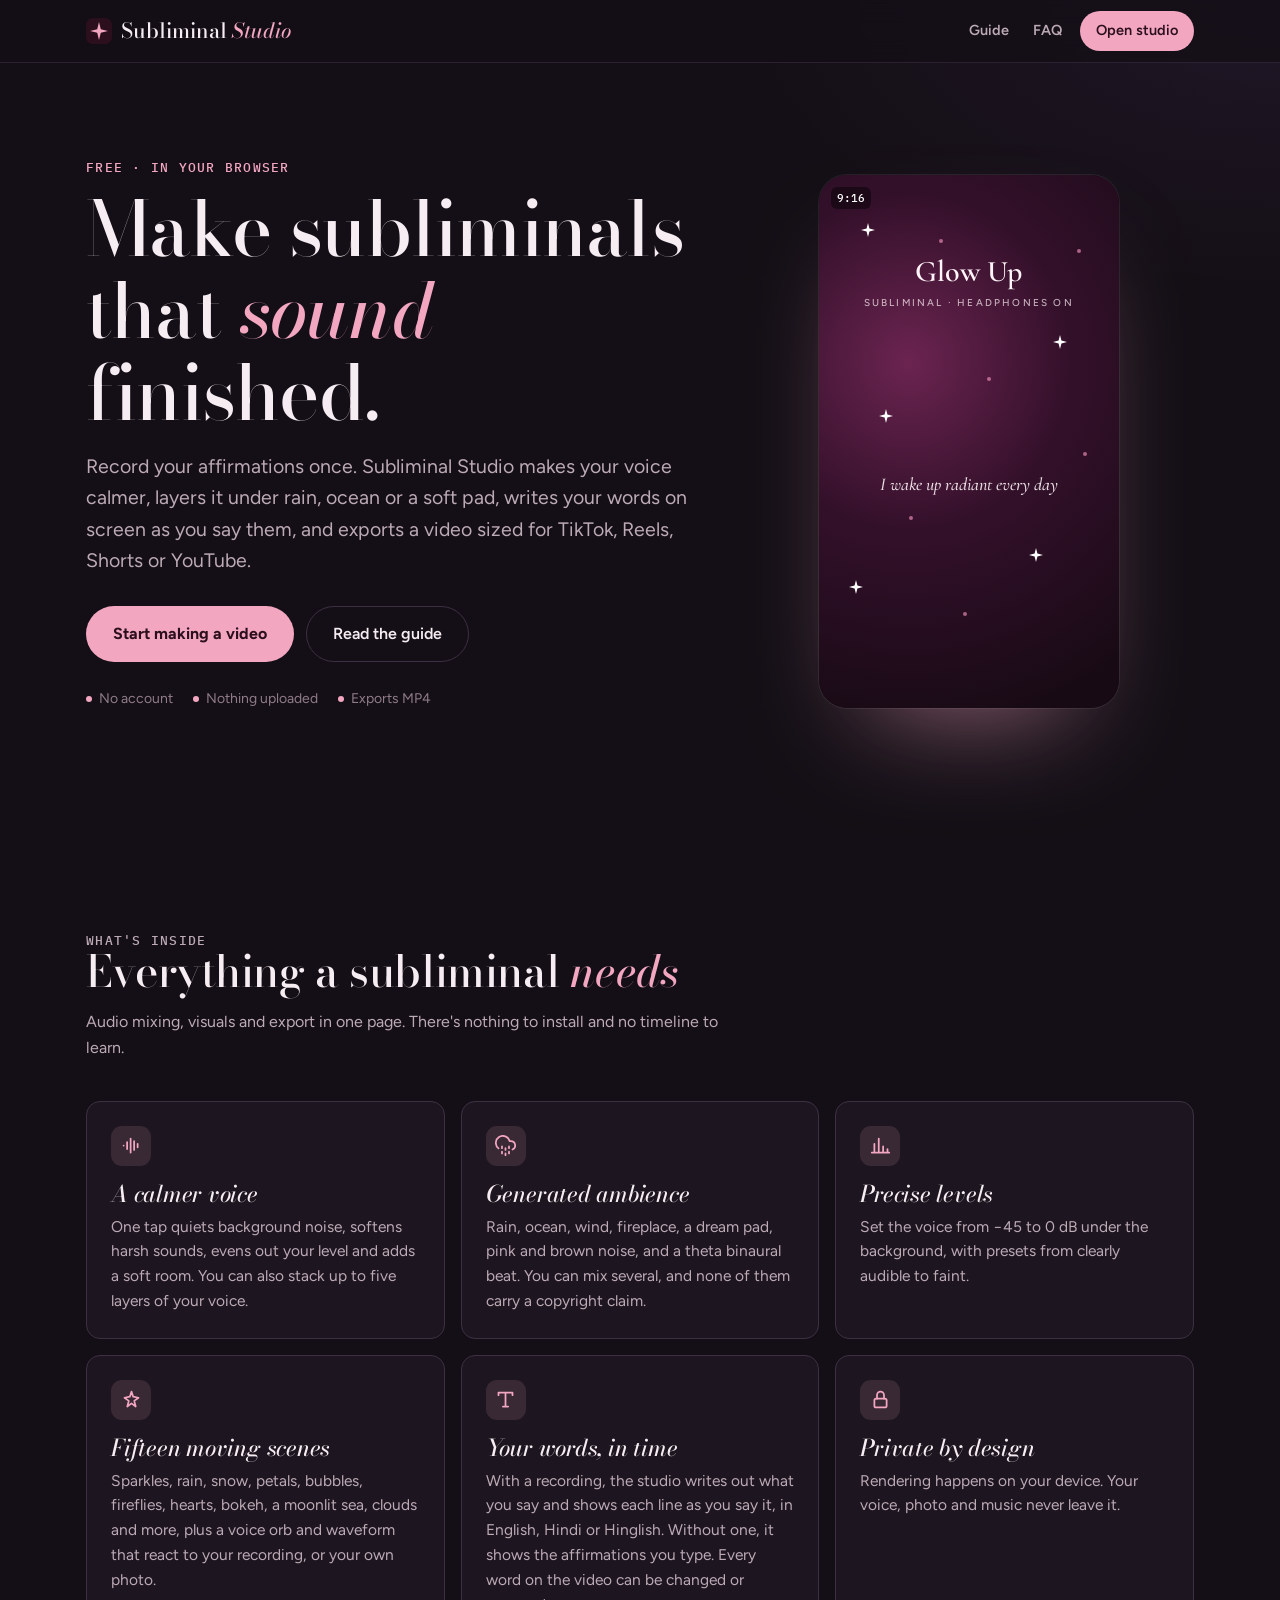
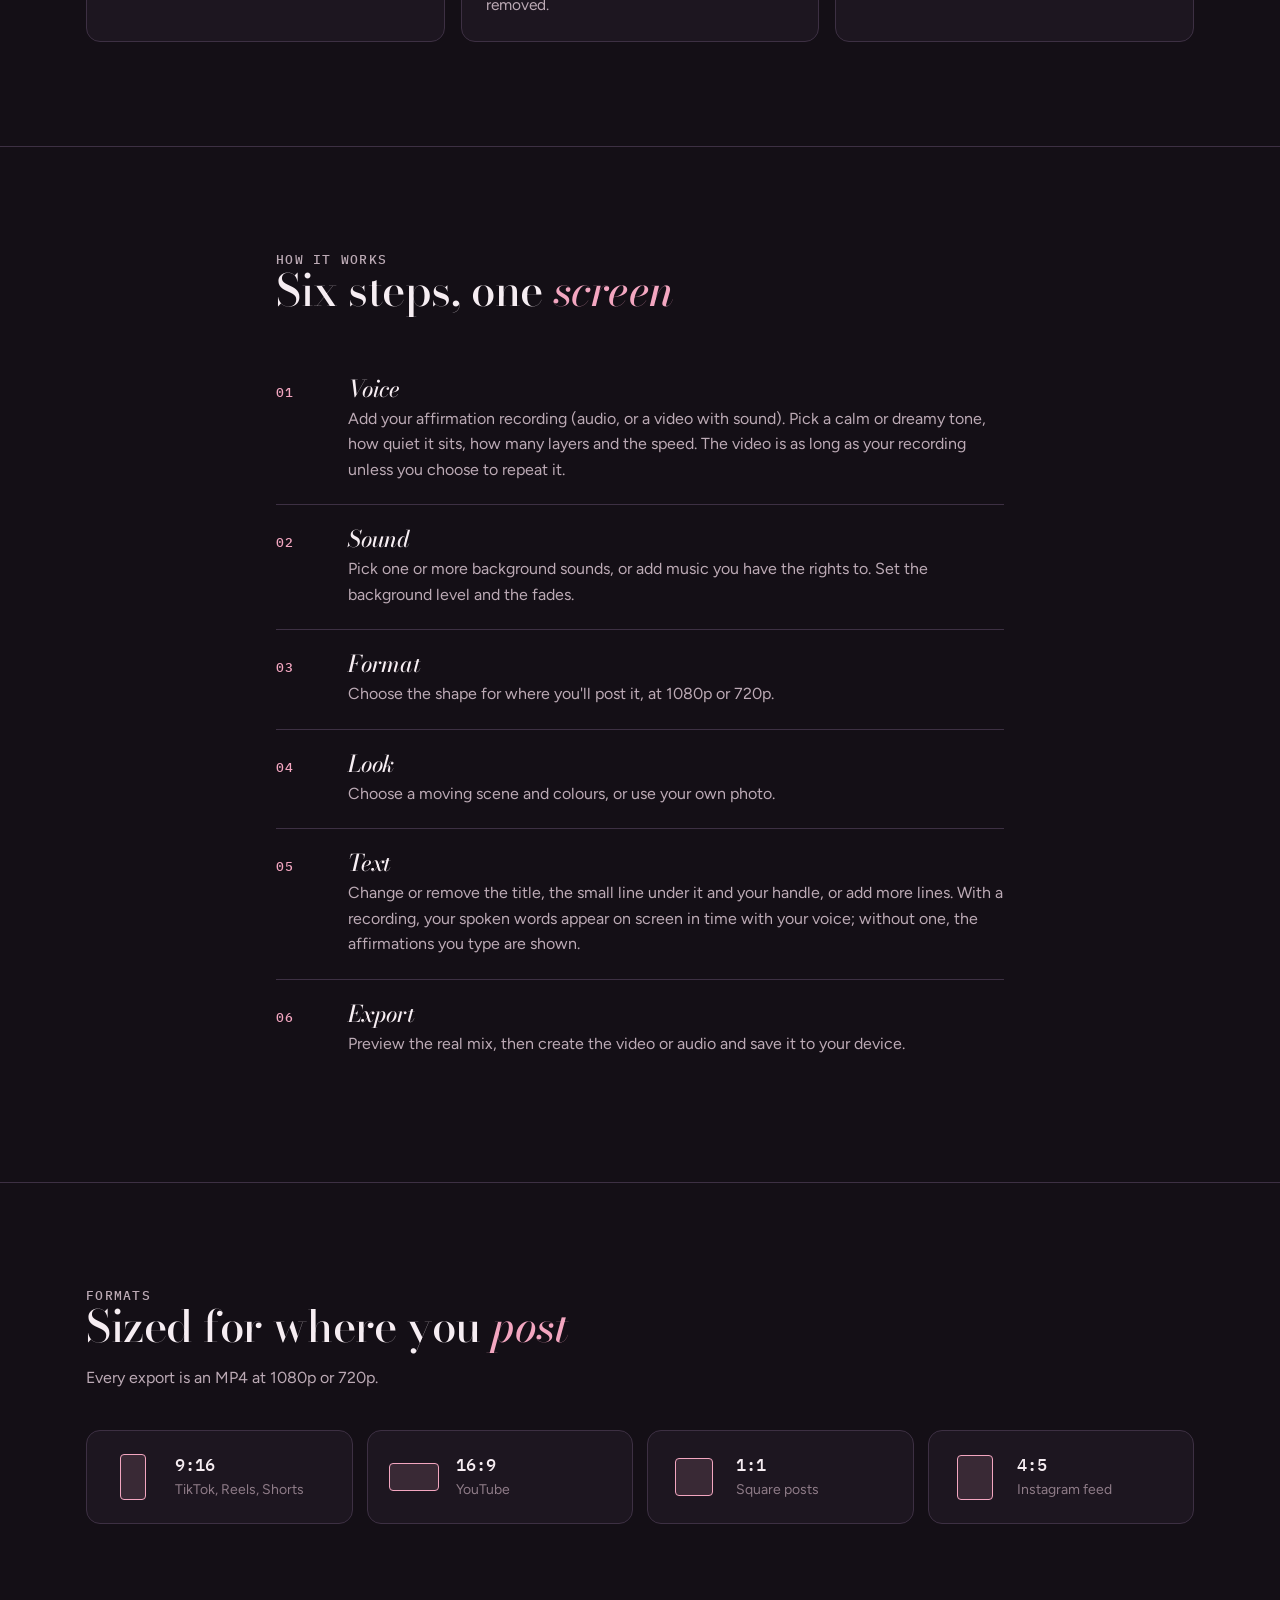
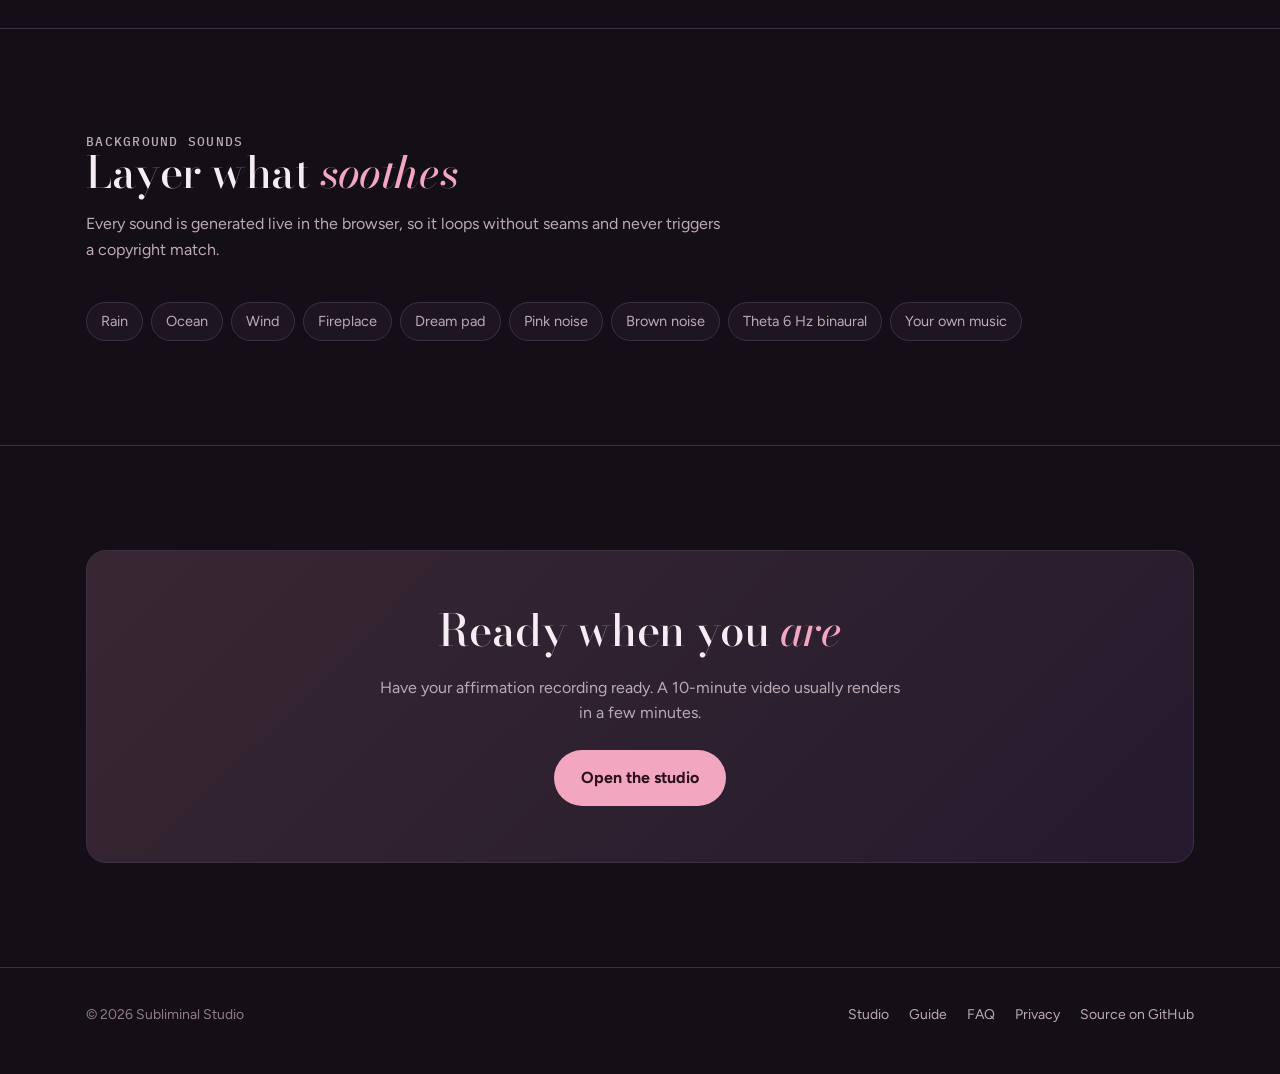
<file: index.html>
<!doctype html>
<html lang="en">
<head>
<meta charset="utf-8">
<meta name="viewport" content="width=device-width,initial-scale=1,viewport-fit=cover">
<title>Subliminal Studio — make subliminal videos in your browser</title>
<meta name="description" content="Layer your affirmation recording under rain, ocean or a soft pad and export a finished subliminal video for TikTok, Reels, Shorts or YouTube. Free, and nothing is uploaded.">
<meta property="og:title" content="Subliminal Studio">
<meta property="og:description" content="Make subliminal videos in your browser. Free, and nothing is uploaded.">
<meta name="theme-color" content="#140f16">
<link rel="icon" href="assets/icon.svg" type="image/svg+xml">
<link rel="preconnect" href="https://fonts.googleapis.com">
<link rel="preconnect" href="https://fonts.gstatic.com" crossorigin>
<link rel="stylesheet" href="https://fonts.googleapis.com/css2?family=Bodoni+Moda:ital,opsz,wght@0,6..96,400..700;1,6..96,400..700&family=Cormorant+Garamond:ital,wght@0,500;0,600;1,500;1,600&family=Figtree:wght@400;500;600;700&family=IBM+Plex+Mono:wght@400;500&display=swap">
<link rel="stylesheet" href="assets/site.css">
</head>
<body>
<header class="topbar">
  <div class="wrap">
    <a class="brand" href="./"><img src="assets/icon.svg" alt=""><span>Subliminal <em>Studio</em></span></a>
    <nav class="nav" aria-label="Main">
      <a href="guide.html">Guide</a>
      <a href="faq.html">FAQ</a>
      <a class="cta" href="studio.html">Open studio</a>
    </nav>
  </div>
</header>

<main>
  <div class="wrap">
    <section class="hero">
      <div>
        <p class="eyebrow">Free · in your browser</p>
        <h1>Make subliminals that <em>sound</em> finished.</h1>
        <p class="lede">Record your affirmations once. Subliminal Studio makes your voice calmer, layers it under rain, ocean or a soft pad, writes your words on screen as you say them, and exports a video sized for TikTok, Reels, Shorts or YouTube.</p>
        <div class="btn-row">
          <a class="btn btn-primary" href="studio.html">Start making a video</a>
          <a class="btn btn-ghost" href="guide.html">Read the guide</a>
        </div>
        <ul class="hero-meta">
          <li>No account</li>
          <li>Nothing uploaded</li>
          <li>Exports MP4</li>
        </ul>
      </div>
      <div class="phone" aria-hidden="true">
        <span class="tag">9:16</span>
        <div class="ttl"><b>Glow Up</b><small>Subliminal · headphones on</small></div>
        <div class="aff">I wake up radiant every day</div>
        <svg class="spark" style="left:14%;top:9%" viewBox="0 0 24 24"><path fill="currentColor" d="M12 0l2.4 9.6L24 12l-9.6 2.4L12 24l-2.4-9.6L0 12l9.6-2.4z"/></svg>
        <svg class="spark" style="left:78%;top:30%;animation-delay:-1.1s" viewBox="0 0 24 24"><path fill="currentColor" d="M12 0l2.4 9.6L24 12l-9.6 2.4L12 24l-2.4-9.6L0 12l9.6-2.4z"/></svg>
        <svg class="spark" style="left:20%;top:44%;animation-delay:-2s" viewBox="0 0 24 24"><path fill="currentColor" d="M12 0l2.4 9.6L24 12l-9.6 2.4L12 24l-2.4-9.6L0 12l9.6-2.4z"/></svg>
        <svg class="spark" style="left:70%;top:70%;animation-delay:-0.5s" viewBox="0 0 24 24"><path fill="currentColor" d="M12 0l2.4 9.6L24 12l-9.6 2.4L12 24l-2.4-9.6L0 12l9.6-2.4z"/></svg>
        <svg class="spark" style="left:10%;top:76%;animation-delay:-2.6s" viewBox="0 0 24 24"><path fill="currentColor" d="M12 0l2.4 9.6L24 12l-9.6 2.4L12 24l-2.4-9.6L0 12l9.6-2.4z"/></svg>
        <i class="dot" style="left:40%;top:12%"></i><i class="dot" style="left:86%;top:14%;animation-delay:-1s"></i>
        <i class="dot" style="left:56%;top:38%;animation-delay:-2s"></i><i class="dot" style="left:30%;top:64%;animation-delay:-3s"></i>
        <i class="dot" style="left:88%;top:52%;animation-delay:-1.5s"></i><i class="dot" style="left:48%;top:82%;animation-delay:-0.7s"></i>
        <div class="bars">
          <i style="animation-delay:-.1s"></i><i style="animation-delay:-.5s"></i><i style="animation-delay:-.9s"></i><i style="animation-delay:-.3s"></i><i style="animation-delay:-1.2s"></i><i style="animation-delay:-.7s"></i><i style="animation-delay:-.2s"></i><i style="animation-delay:-1s"></i><i style="animation-delay:-.4s"></i>
        </div>
      </div>
    </section>
  </div>

  <section class="band" id="features">
    <div class="wrap">
      <div class="section-head">
        <p class="eyebrow">What's inside</p>
        <h2>Everything a subliminal <em>needs</em></h2>
        <p>Audio mixing, visuals and export in one page. There's nothing to install and no timeline to learn.</p>
      </div>
      <div class="grid3">
        <div class="card">
          <div class="ic"><svg viewBox="0 0 24 24" fill="none" stroke="currentColor" stroke-width="2" stroke-linecap="round"><path d="M3 12h0M7 8v8M11 4v16M15 7v10M19 10v4"/></svg></div>
          <h3>A calmer voice</h3>
          <p>One tap quiets background noise, softens harsh sounds, evens out your level and adds a soft room. You can also stack up to five layers of your voice.</p>
        </div>
        <div class="card">
          <div class="ic"><svg viewBox="0 0 24 24" fill="none" stroke="currentColor" stroke-width="2" stroke-linecap="round" stroke-linejoin="round"><path d="M20 16.6A5 5 0 0 0 18 7h-1.3A8 8 0 1 0 4 15.3"/><path d="M8 19v2M8 13v2M16 19v2M16 13v2M12 21v2M12 15v2"/></svg></div>
          <h3>Generated ambience</h3>
          <p>Rain, ocean, wind, fireplace, a dream pad, pink and brown noise, and a theta binaural beat. You can mix several, and none of them carry a copyright claim.</p>
        </div>
        <div class="card">
          <div class="ic"><svg viewBox="0 0 24 24" fill="none" stroke="currentColor" stroke-width="2" stroke-linecap="round" stroke-linejoin="round"><path d="M2 20h20M5 20V10M10 20V4M15 20v-7M20 20v-4"/></svg></div>
          <h3>Precise levels</h3>
          <p>Set the voice from −45 to 0 dB under the background, with presets from clearly audible to faint.</p>
        </div>
        <div class="card">
          <div class="ic"><svg viewBox="0 0 24 24" fill="none" stroke="currentColor" stroke-width="2" stroke-linecap="round" stroke-linejoin="round"><path d="m12 3 1.9 5.8L20 10l-4.9 3.6L16.8 20 12 16.4 7.2 20l1.7-6.4L4 10l6.1-1.2z"/></svg></div>
          <h3>Fifteen moving scenes</h3>
          <p>Sparkles, rain, snow, petals, bubbles, fireflies, hearts, bokeh, a moonlit sea, clouds and more, plus a voice orb and waveform that react to your recording, or your own photo.</p>
        </div>
        <div class="card">
          <div class="ic"><svg viewBox="0 0 24 24" fill="none" stroke="currentColor" stroke-width="2" stroke-linecap="round" stroke-linejoin="round"><path d="M4 7V4h16v3M9 20h6M12 4v16"/></svg></div>
          <h3>Your words, in time</h3>
          <p>With a recording, the studio writes out what you say and shows each line as you say it, in English, Hindi or Hinglish. Without one, it shows the affirmations you type. Every word on the video can be changed or removed.</p>
        </div>
        <div class="card">
          <div class="ic"><svg viewBox="0 0 24 24" fill="none" stroke="currentColor" stroke-width="2" stroke-linecap="round" stroke-linejoin="round"><rect x="5" y="11" width="14" height="10" rx="2"/><path d="M8 11V7a4 4 0 0 1 8 0v4"/></svg></div>
          <h3>Private by design</h3>
          <p>Rendering happens on your device. Your voice, photo and music never leave it.</p>
        </div>
      </div>
    </div>
  </section>

  <section class="band" id="how">
    <div class="wrap narrow">
      <div class="section-head">
        <p class="eyebrow">How it works</p>
        <h2>Six steps, one <em>screen</em></h2>
      </div>
      <ol class="steps">
        <li><h3>Voice</h3><p>Add your affirmation recording (audio, or a video with sound). Pick a calm or dreamy tone, how quiet it sits, how many layers and the speed. The video is as long as your recording unless you choose to repeat it.</p></li>
        <li><h3>Sound</h3><p>Pick one or more background sounds, or add music you have the rights to. Set the background level and the fades.</p></li>
        <li><h3>Format</h3><p>Choose the shape for where you'll post it, at 1080p or 720p.</p></li>
        <li><h3>Look</h3><p>Choose a moving scene and colours, or use your own photo.</p></li>
        <li><h3>Text</h3><p>Change or remove the title, the small line under it and your handle, or add more lines. With a recording, your spoken words appear on screen in time with your voice; without one, the affirmations you type are shown.</p></li>
        <li><h3>Export</h3><p>Preview the real mix, then create the video or audio and save it to your device.</p></li>
      </ol>
    </div>
  </section>

  <section class="band" id="formats">
    <div class="wrap">
      <div class="section-head">
        <p class="eyebrow">Formats</p>
        <h2>Sized for where you <em>post</em></h2>
        <p>Every export is an MP4 at 1080p or 720p.</p>
      </div>
      <div class="formats">
        <div class="fmt"><span class="shape"><i style="width:26px;height:46px"></i></span><div><b>9:16</b><span>TikTok, Reels, Shorts</span></div></div>
        <div class="fmt"><span class="shape"><i style="width:50px;height:28px"></i></span><div><b>16:9</b><span>YouTube</span></div></div>
        <div class="fmt"><span class="shape"><i style="width:38px;height:38px"></i></span><div><b>1:1</b><span>Square posts</span></div></div>
        <div class="fmt"><span class="shape"><i style="width:36px;height:45px"></i></span><div><b>4:5</b><span>Instagram feed</span></div></div>
      </div>
    </div>
  </section>

  <section class="band" id="sounds">
    <div class="wrap">
      <div class="section-head">
        <p class="eyebrow">Background sounds</p>
        <h2>Layer what <em>soothes</em></h2>
        <p>Every sound is generated live in the browser, so it loops without seams and never triggers a copyright match.</p>
      </div>
      <ul class="taglist">
        <li>Rain</li><li>Ocean</li><li>Wind</li><li>Fireplace</li><li>Dream pad</li><li>Pink noise</li><li>Brown noise</li><li>Theta 6 Hz binaural</li><li>Your own music</li>
      </ul>
    </div>
  </section>

  <section class="band">
    <div class="wrap">
      <div class="callout">
        <h2>Ready when you <em>are</em></h2>
        <p>Have your affirmation recording ready. A 10-minute video usually renders in a few minutes.</p>
        <a class="btn btn-primary" href="studio.html">Open the studio</a>
      </div>
    </div>
  </section>
</main>

<footer class="foot">
  <div class="wrap">
    <span>© <span id="yr">2026</span> Subliminal Studio</span>
    <nav aria-label="Footer">
      <a href="studio.html">Studio</a>
      <a href="guide.html">Guide</a>
      <a href="faq.html">FAQ</a>
      <a href="privacy.html">Privacy</a>
      <a href="https://github.com/iritikarani/Subliminal">Source on GitHub</a>
    </nav>
  </div>
</footer>
<script>document.getElementById('yr').textContent = new Date().getFullYear();</script>
</body>
</html>
</file>
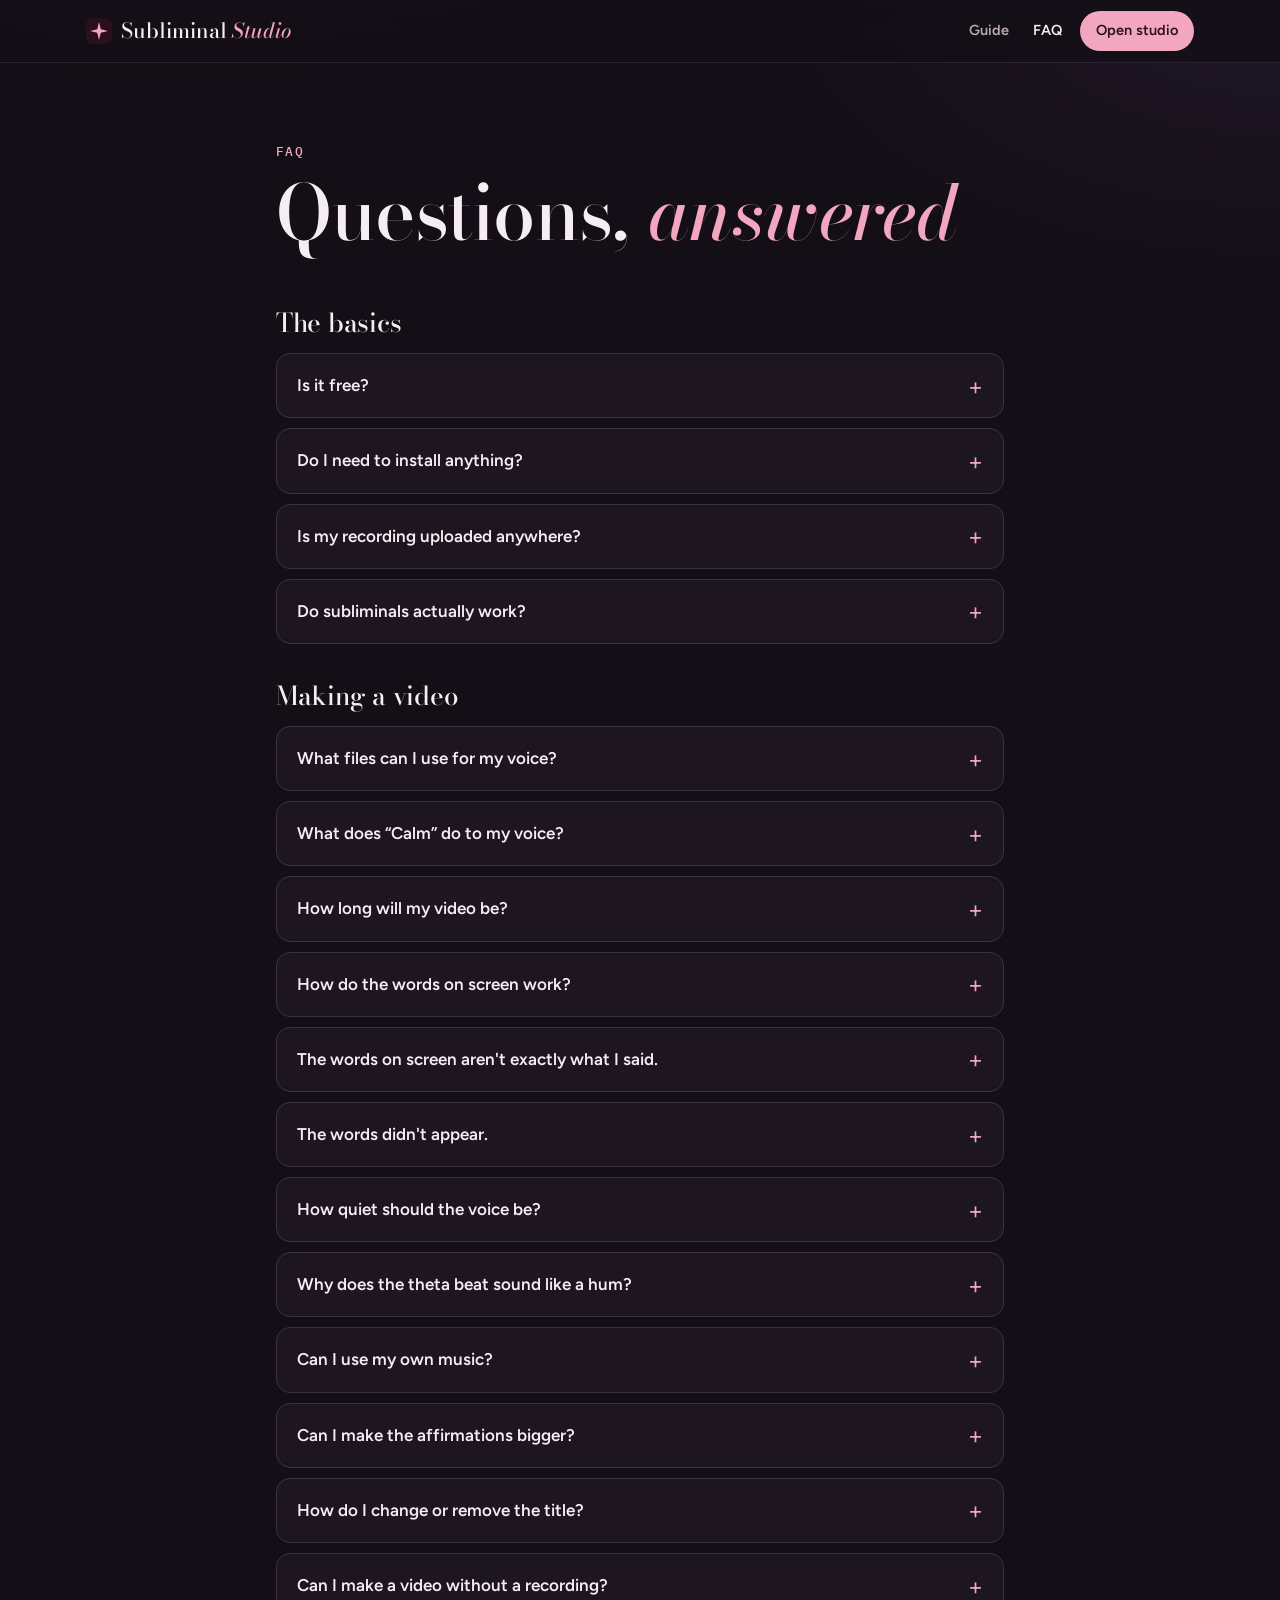
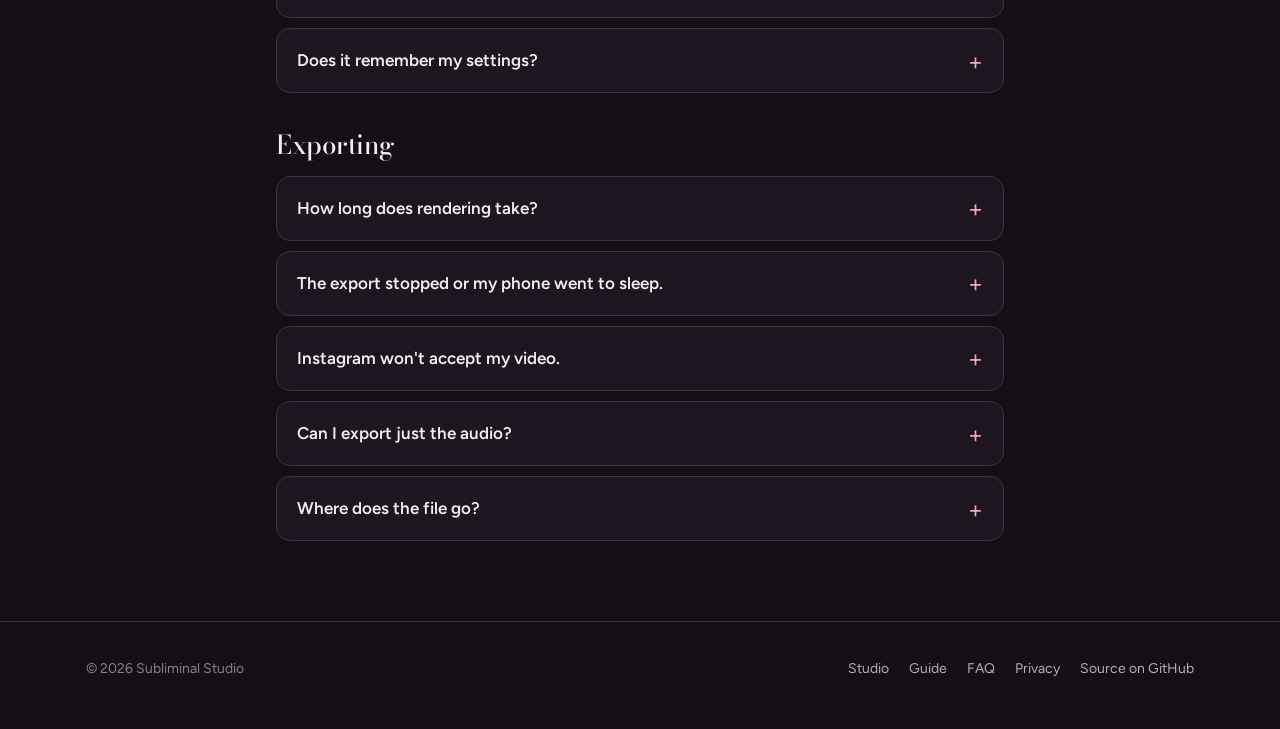
<file: faq.html>
<!doctype html>
<html lang="en">
<head>
<meta charset="utf-8">
<meta name="viewport" content="width=device-width,initial-scale=1,viewport-fit=cover">
<title>FAQ — Subliminal Studio</title>
<meta name="description" content="Answers about Subliminal Studio: cost, privacy, supported browsers, file formats, export times and posting.">
<meta name="theme-color" content="#140f16">
<link rel="icon" href="assets/icon.svg" type="image/svg+xml">
<link rel="preconnect" href="https://fonts.googleapis.com">
<link rel="preconnect" href="https://fonts.gstatic.com" crossorigin>
<link rel="stylesheet" href="https://fonts.googleapis.com/css2?family=Bodoni+Moda:ital,opsz,wght@0,6..96,400..700;1,6..96,400..700&family=Figtree:wght@400;500;600;700&family=IBM+Plex+Mono:wght@400;500&display=swap">
<link rel="stylesheet" href="assets/site.css">
</head>
<body>
<header class="topbar">
  <div class="wrap">
    <a class="brand" href="./"><img src="assets/icon.svg" alt=""><span>Subliminal <em>Studio</em></span></a>
    <nav class="nav" aria-label="Main">
      <a href="guide.html">Guide</a>
      <a href="faq.html" aria-current="page">FAQ</a>
      <a class="cta" href="studio.html">Open studio</a>
    </nav>
  </div>
</header>

<main class="wrap narrow">
  <div class="page-head">
    <p class="eyebrow">FAQ</p>
    <h1>Questions, <em>answered</em></h1>
  </div>

  <div class="faq">
    <h2>The basics</h2>
    <details>
      <summary>Is it free?</summary>
      <div class="a"><p>Yes. There's no account, no watermark and no limit on how many videos you make.</p></div>
    </details>
    <details>
      <summary>Do I need to install anything?</summary>
      <div class="a"><p>No. It runs in a web browser on a computer or phone. Chrome, Edge and Safari give the fastest, most compatible exports.</p></div>
    </details>
    <details>
      <summary>Is my recording uploaded anywhere?</summary>
      <div class="a"><p>No. Your voice, music and photo are processed on your device and never sent to a server. See the <a href="privacy.html">privacy page</a> for details.</p></div>
    </details>
    <details>
      <summary>Do subliminals actually work?</summary>
      <div class="a">
        <p>Scientific evidence that subliminal affirmations change behaviour is limited and mixed. Many people use them like background affirmations or a calming ritual, and enjoy them on those terms.</p>
        <p>Subliminal Studio is a creative audio and video tool. It doesn't promise results, and it isn't a substitute for medical or mental-health care.</p>
      </div>
    </details>

    <h2>Making a video</h2>
    <details>
      <summary>What files can I use for my voice?</summary>
      <div class="a"><p>MP3, M4A, WAV, AAC, OGG, Opus, FLAC and WebM audio, or a video file with sound, such as MP4 or MOV. Your browser does the decoding, so a format that plays in your browser will almost always work.</p></div>
    </details>
    <details>
      <summary>What does “Calm” do to my voice?</summary>
      <div class="a"><p>It quiets background noise between phrases, softens harsh and hissy sounds, evens out loud and quiet words, and adds a soft room echo. “Dreamy” is warmer, with a longer echo. “Hollow” sounds distant, like the classic subliminal voice, and “Airy” is thin and breathy. Choose “Natural” to keep your recording as it is.</p><p>For an even more subliminal feel, turn on Echo, 8D and Pitch layers, or press “One-tap subliminal sound”.</p></div>
    </details>
    <details>
      <summary>How long will my video be?</summary>
      <div class="a"><p>By default it's as long as your recording, plus well under a second for the echo to fade out. Nothing is repeated. To make a longer track, choose “Repeat the voice” or “Set minutes” under Video length.</p></div>
    </details>
    <details>
      <summary>How do the words on screen work?</summary>
      <div class="a">
        <p>Without a recording, the affirmations you type are shown, one at a time. When you add a recording, the studio uses speech recognition on your device to write out what you say, and shows each line while you're saying it instead. Choose the language you speak in so it understands you. For a mix of Hindi and English, choose Hinglish to get your words in English letters.</p>
        <p>The first time, your browser downloads a speech model, about 250 MB, so use Wi-Fi if you can. After that it's kept on your device. A progress bar shows how far it has got. A computer usually takes about as long as the recording; a phone can take a few times longer.</p>
        <p>Speech recognition sometimes mishears words. Every line can be edited before you export.</p>
      </div>
    </details>
    <details>
      <summary>The words on screen aren't exactly what I said.</summary>
      <div class="a"><p>In step 05, set “Captions from” to “My script” and paste your script. The captions then use your exact words, and the studio only works out when you say each line. English words stay in English, and Hindi in Devanagari is written in English letters. It works even if the speech model can't load: the lines are timed to the pauses in your voice.</p></div>
    </details>
    <details>
      <summary>The words didn't appear.</summary>
      <div class="a"><p>The speech model needs an internet connection the first time it downloads. Check your connection and press “Write out the words again”. If no words are found, check that the language matches your recording. Until then, the lines you typed are shown instead.</p></div>
    </details>
    <details>
      <summary>How quiet should the voice be?</summary>
      <div class="a"><p>Most subliminals sit between −25 and −35 dB under the background. The <a href="guide.html#levels">guide</a> has a table of what each level sounds like.</p></div>
    </details>
    <details>
      <summary>Why does the theta beat sound like a hum?</summary>
      <div class="a"><p>Theta 6 Hz is a binaural beat, which means a slightly different tone plays in each ear. You only perceive the beat on headphones. On speakers the two tones mix into a plain hum.</p></div>
    </details>
    <details>
      <summary>Can I use my own music?</summary>
      <div class="a"><p>Yes, if you have the rights to it. Platforms often mute or block videos with copyrighted tracks. The built-in sounds are generated in your browser, so they're safe to use.</p></div>
    </details>
    <details>
      <summary>Can I make the affirmations bigger?</summary>
      <div class="a"><p>Yes. In step 05, Text, move the Text size slider under “Show affirmations on the video”. It goes from 60% to 200%.</p></div>
    </details>
    <details>
      <summary>How do I change or remove the title?</summary>
      <div class="a"><p>Go to step 05, Text. Type over the title, the small line under it or your handle, or press Remove next to any of them. The Title size slider makes the title smaller or bigger (60% to 200%). “Add a line” puts up to four more lines under the title.</p></div>
    </details>
    <details>
      <summary>Can I make a video without a recording?</summary>
      <div class="a"><p>Yes. Type your affirmations one per line in step 05 and set how many minutes the video runs under Video length. The background sounds and visuals play for that long.</p></div>
    </details>
    <details>
      <summary>Does it remember my settings?</summary>
      <div class="a"><p>Yes. Your settings are saved in this browser on this device. Files aren't saved, so you'll add your recording again next time.</p></div>
    </details>

    <h2>Exporting</h2>
    <details>
      <summary>How long does rendering take?</summary>
      <div class="a"><p>In Chrome, Edge and Safari a 10-minute video usually takes a few minutes. Browsers without a fast video encoder record in real time, so a 10-minute video takes 10 minutes. Choose 720p to speed things up, especially on a phone.</p></div>
    </details>
    <details>
      <summary>The export stopped or my phone went to sleep.</summary>
      <div class="a"><p>Keep the studio open and in front while it renders. The page asks your device to keep the screen awake, but switching apps can still pause it. For long videos, use 720p or render on a computer.</p></div>
    </details>
    <details>
      <summary>Instagram won't accept my video.</summary>
      <div class="a"><p>Some browsers can only pack the sound as Opus, which Instagram doesn't accept. The studio tells you when this happens. Render the video in Chrome on Android, Edge or Safari to get AAC sound instead.</p></div>
    </details>
    <details>
      <summary>Can I export just the audio?</summary>
      <div class="a"><p>Yes. Choose <strong>Audio only</strong> in the export step to get an audio file of the full mix.</p></div>
    </details>
    <details>
      <summary>Where does the file go?</summary>
      <div class="a"><p>Press <strong>Save video</strong> and your browser downloads it like any other file. On iPhone it goes to the Files app, where you can share it to Photos.</p></div>
    </details>
  </div>
</main>

<footer class="foot">
  <div class="wrap">
    <span>© <span id="yr">2026</span> Subliminal Studio</span>
    <nav aria-label="Footer">
      <a href="studio.html">Studio</a>
      <a href="guide.html">Guide</a>
      <a href="faq.html">FAQ</a>
      <a href="privacy.html">Privacy</a>
      <a href="https://github.com/iritikarani/Subliminal">Source on GitHub</a>
    </nav>
  </div>
</footer>
<script>document.getElementById('yr').textContent = new Date().getFullYear();</script>
</body>
</html>
</file>
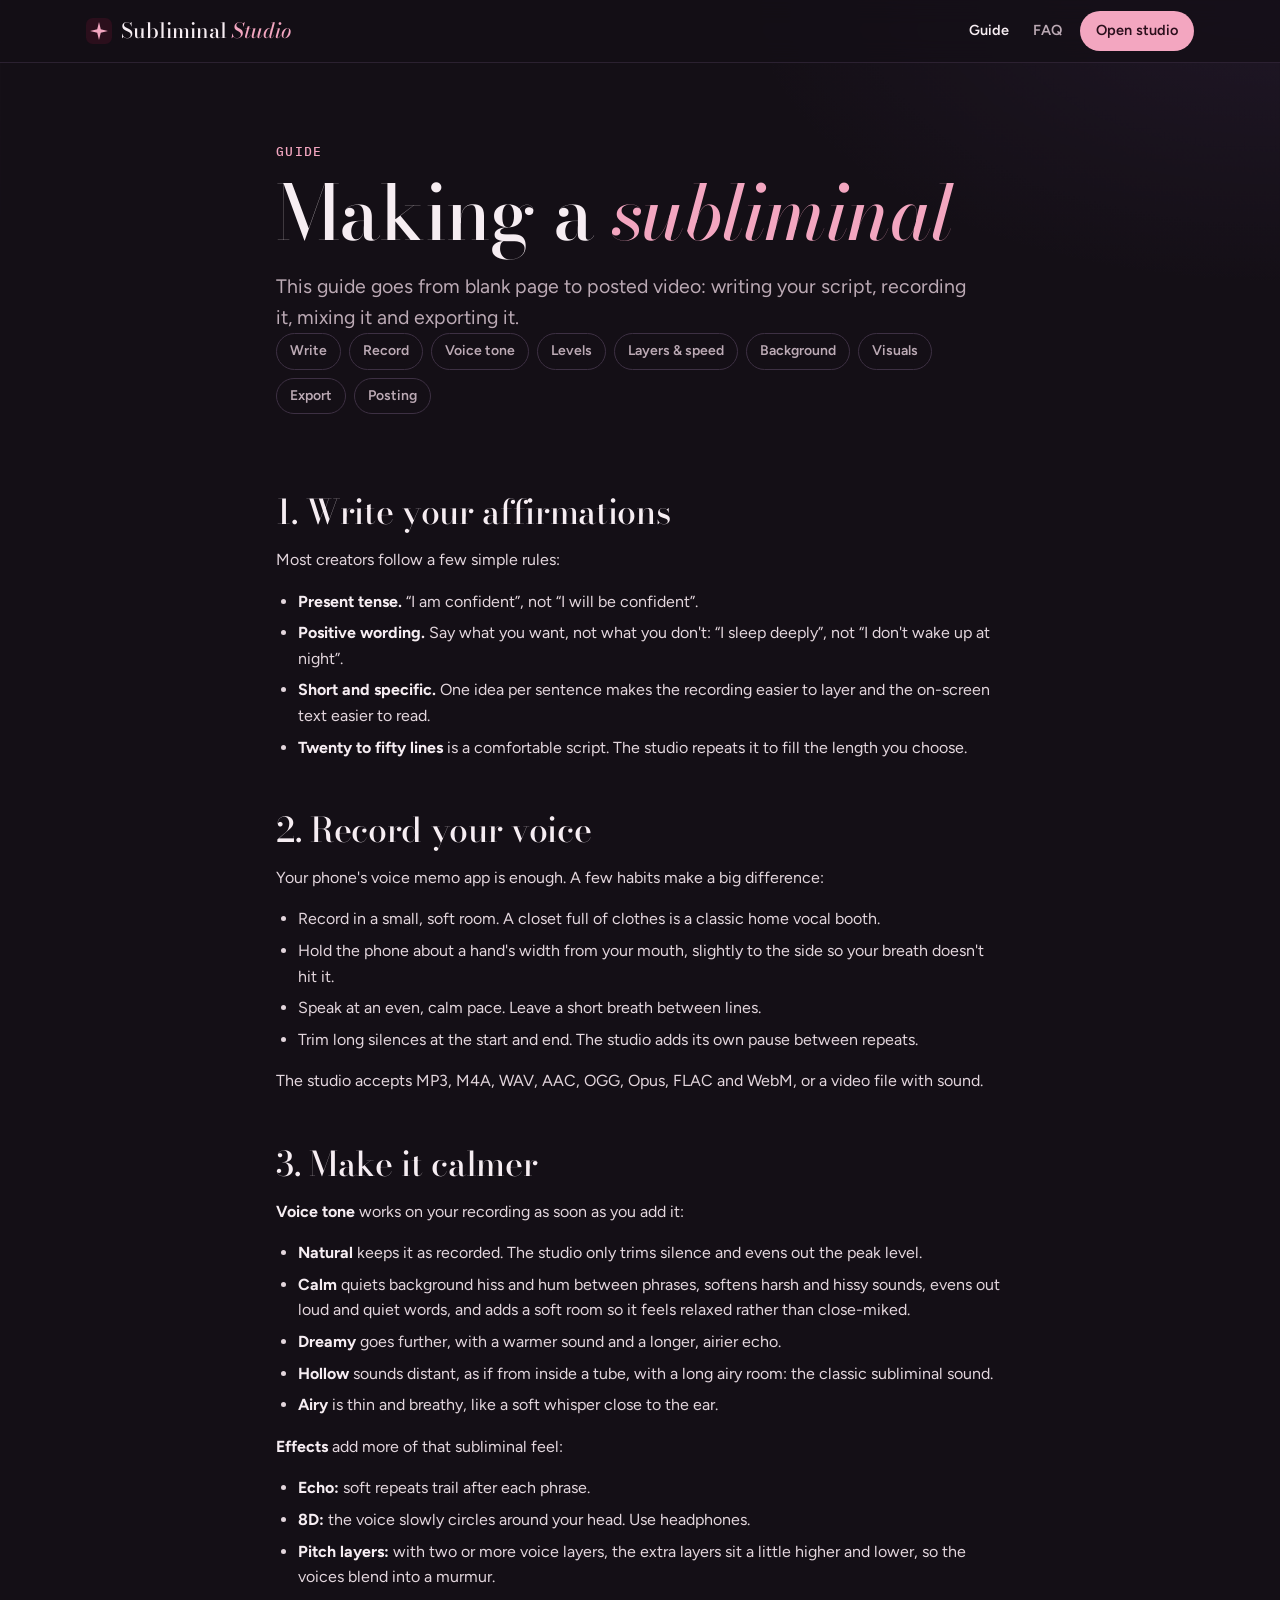
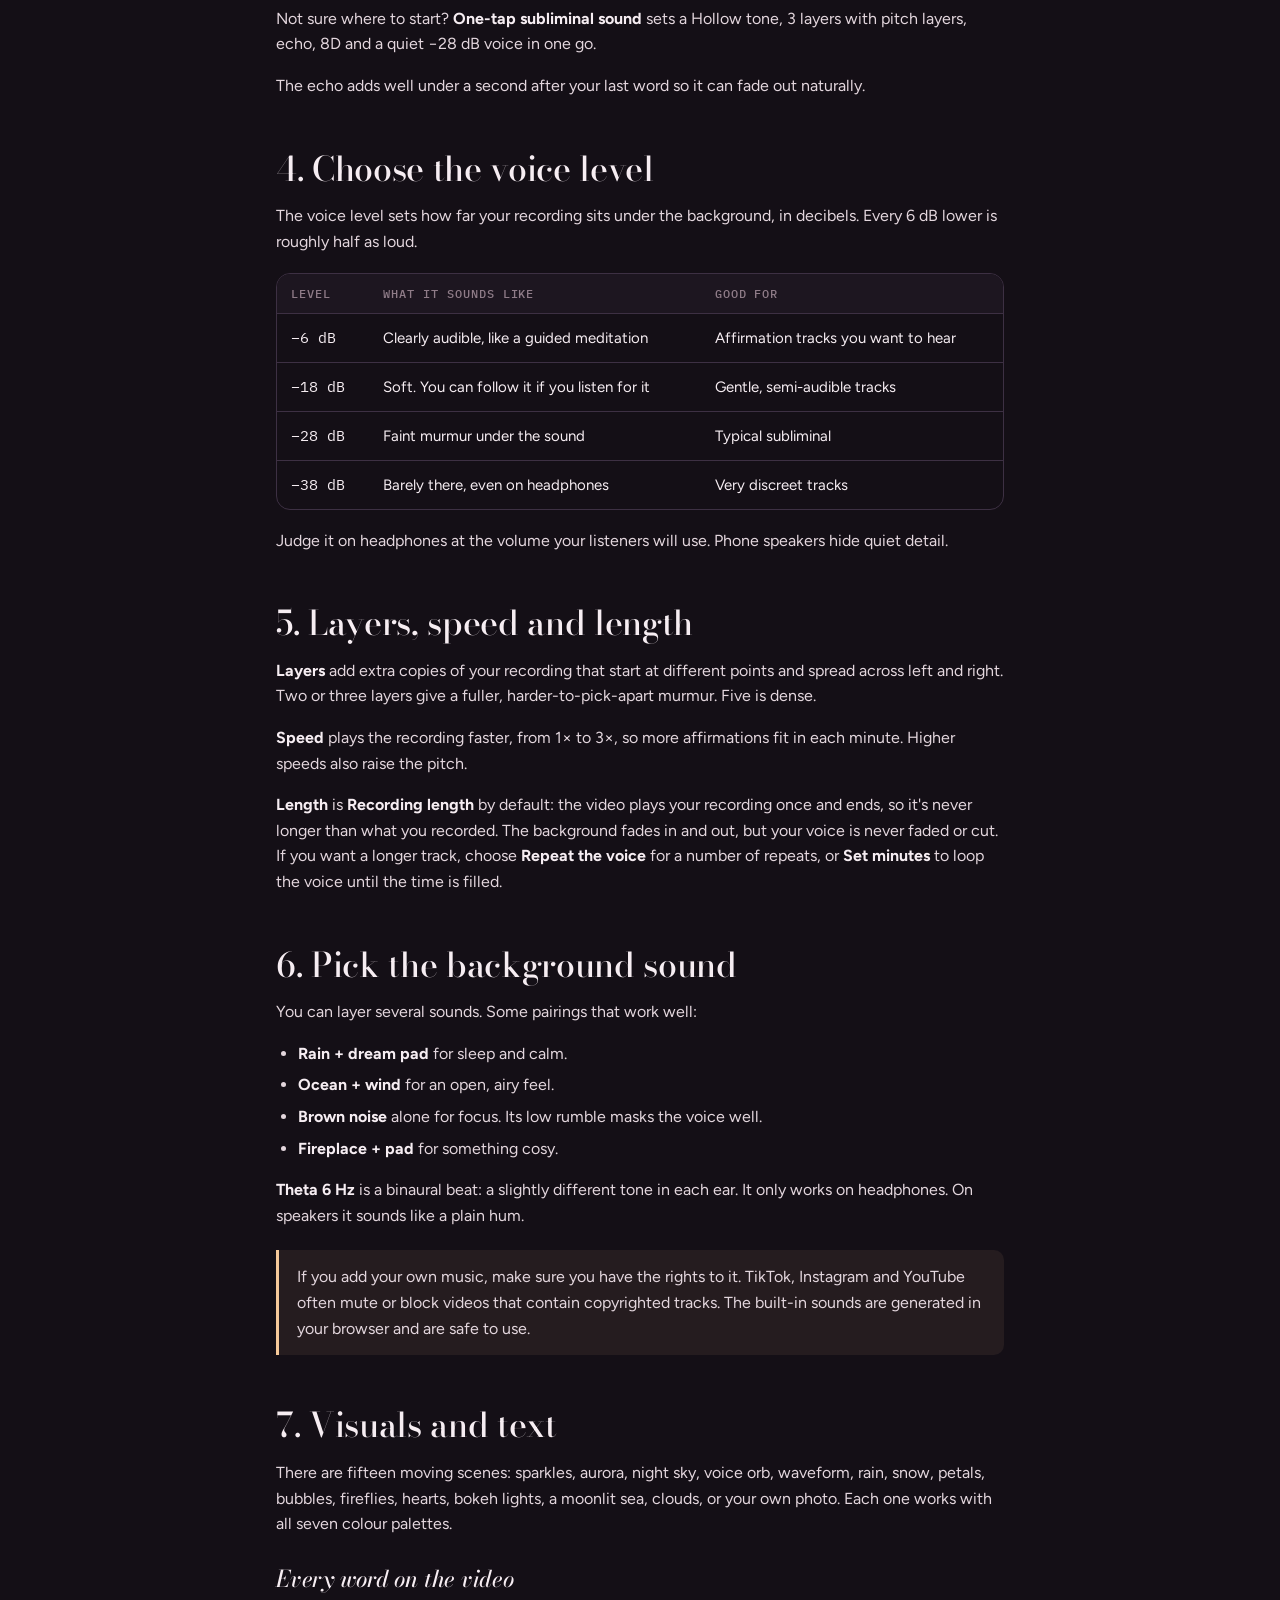
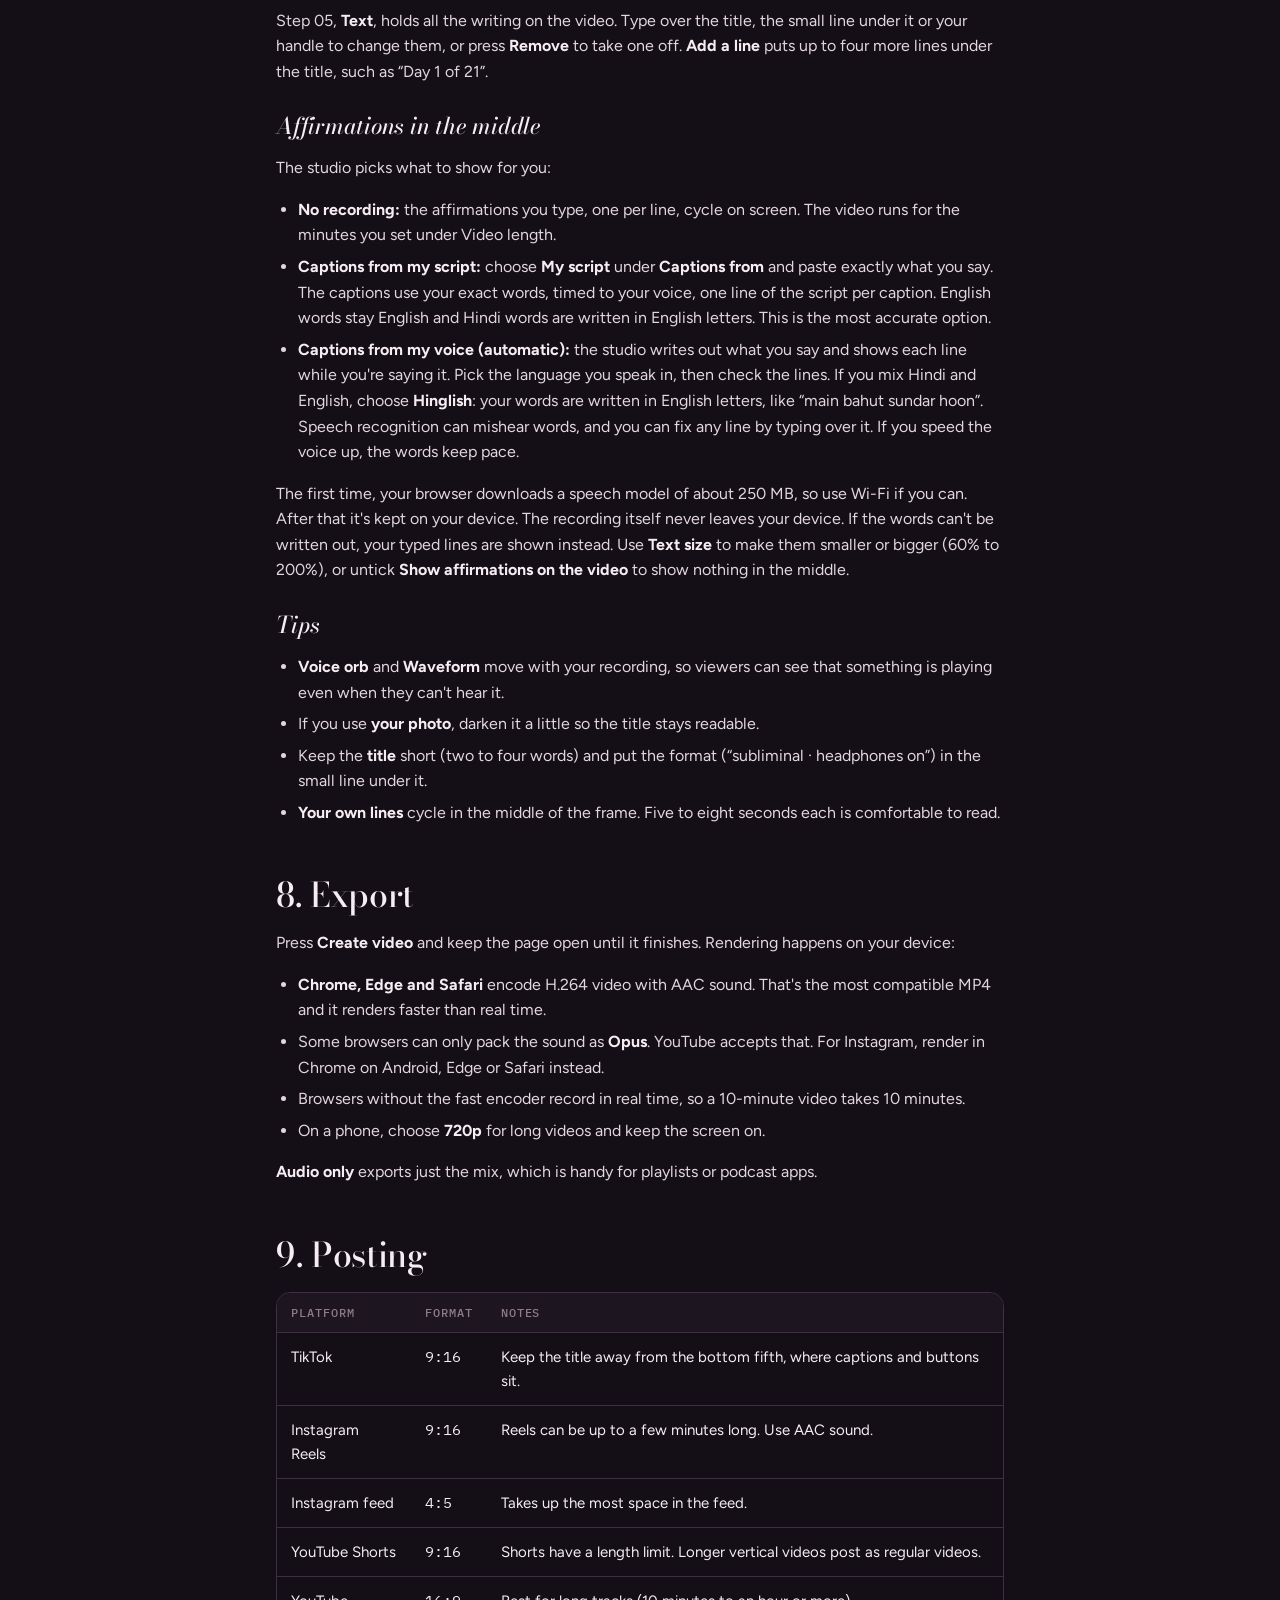
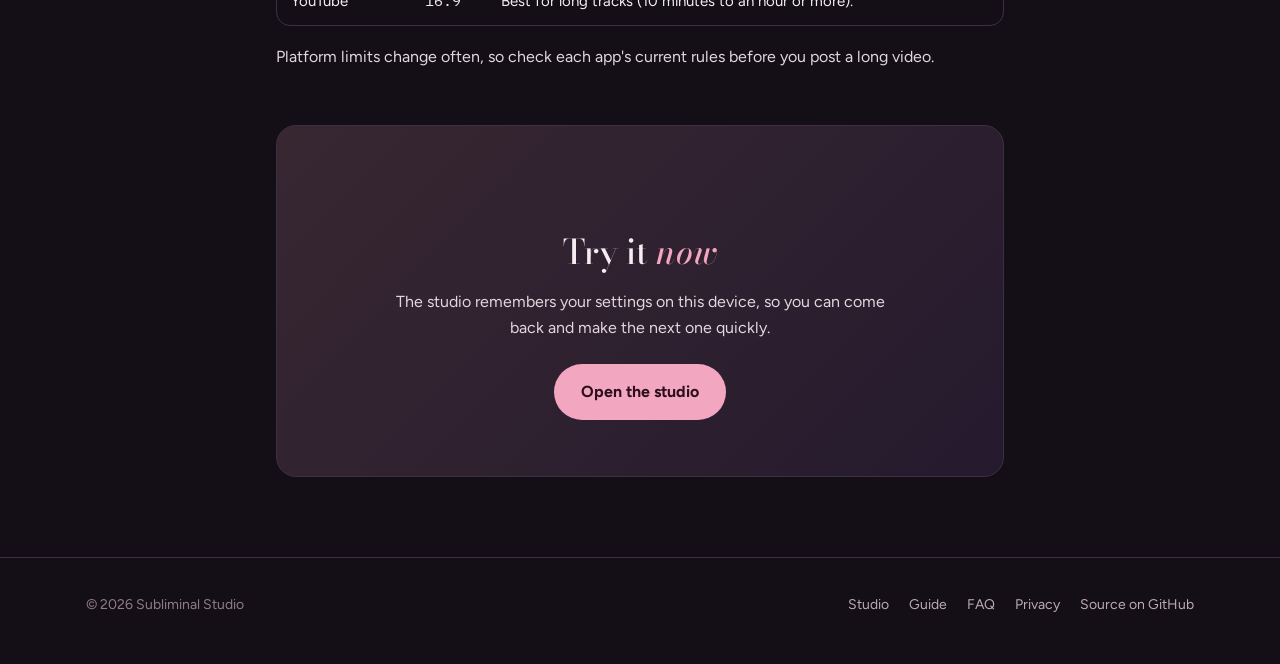
<file: guide.html>
<!doctype html>
<html lang="en">
<head>
<meta charset="utf-8">
<meta name="viewport" content="width=device-width,initial-scale=1,viewport-fit=cover">
<title>Guide — Subliminal Studio</title>
<meta name="description" content="How to write and record affirmations, choose voice levels, layer your recording and export subliminal videos for each platform.">
<meta name="theme-color" content="#140f16">
<link rel="icon" href="assets/icon.svg" type="image/svg+xml">
<link rel="preconnect" href="https://fonts.googleapis.com">
<link rel="preconnect" href="https://fonts.gstatic.com" crossorigin>
<link rel="stylesheet" href="https://fonts.googleapis.com/css2?family=Bodoni+Moda:ital,opsz,wght@0,6..96,400..700;1,6..96,400..700&family=Figtree:wght@400;500;600;700&family=IBM+Plex+Mono:wght@400;500&display=swap">
<link rel="stylesheet" href="assets/site.css">
</head>
<body>
<header class="topbar">
  <div class="wrap">
    <a class="brand" href="./"><img src="assets/icon.svg" alt=""><span>Subliminal <em>Studio</em></span></a>
    <nav class="nav" aria-label="Main">
      <a href="guide.html" aria-current="page">Guide</a>
      <a href="faq.html">FAQ</a>
      <a class="cta" href="studio.html">Open studio</a>
    </nav>
  </div>
</header>

<main class="wrap narrow">
  <div class="page-head">
    <p class="eyebrow">Guide</p>
    <h1>Making a <em>subliminal</em></h1>
    <p class="lede">This guide goes from blank page to posted video: writing your script, recording it, mixing it and exporting it.</p>
    <ul class="toc" aria-label="On this page">
      <li><a href="#write">Write</a></li>
      <li><a href="#record">Record</a></li>
      <li><a href="#tone">Voice tone</a></li>
      <li><a href="#levels">Levels</a></li>
      <li><a href="#layers">Layers &amp; speed</a></li>
      <li><a href="#sound">Background</a></li>
      <li><a href="#visuals">Visuals</a></li>
      <li><a href="#export">Export</a></li>
      <li><a href="#post">Posting</a></li>
    </ul>
  </div>

  <article class="prose">
    <h2 id="write">1. Write your affirmations</h2>
    <p>Most creators follow a few simple rules:</p>
    <ul>
      <li><strong>Present tense.</strong> “I am confident”, not “I will be confident”.</li>
      <li><strong>Positive wording.</strong> Say what you want, not what you don't: “I sleep deeply”, not “I don't wake up at night”.</li>
      <li><strong>Short and specific.</strong> One idea per sentence makes the recording easier to layer and the on-screen text easier to read.</li>
      <li><strong>Twenty to fifty lines</strong> is a comfortable script. The studio repeats it to fill the length you choose.</li>
    </ul>

    <h2 id="record">2. Record your voice</h2>
    <p>Your phone's voice memo app is enough. A few habits make a big difference:</p>
    <ul>
      <li>Record in a small, soft room. A closet full of clothes is a classic home vocal booth.</li>
      <li>Hold the phone about a hand's width from your mouth, slightly to the side so your breath doesn't hit it.</li>
      <li>Speak at an even, calm pace. Leave a short breath between lines.</li>
      <li>Trim long silences at the start and end. The studio adds its own pause between repeats.</li>
    </ul>
    <p>The studio accepts MP3, M4A, WAV, AAC, OGG, Opus, FLAC and WebM, or a video file with sound.</p>

    <h2 id="tone">3. Make it calmer</h2>
    <p><strong>Voice tone</strong> works on your recording as soon as you add it:</p>
    <ul>
      <li><strong>Natural</strong> keeps it as recorded. The studio only trims silence and evens out the peak level.</li>
      <li><strong>Calm</strong> quiets background hiss and hum between phrases, softens harsh and hissy sounds, evens out loud and quiet words, and adds a soft room so it feels relaxed rather than close-miked.</li>
      <li><strong>Dreamy</strong> goes further, with a warmer sound and a longer, airier echo.</li>
      <li><strong>Hollow</strong> sounds distant, as if from inside a tube, with a long airy room: the classic subliminal sound.</li>
      <li><strong>Airy</strong> is thin and breathy, like a soft whisper close to the ear.</li>
    </ul>
    <p><strong>Effects</strong> add more of that subliminal feel:</p>
    <ul>
      <li><strong>Echo:</strong> soft repeats trail after each phrase.</li>
      <li><strong>8D:</strong> the voice slowly circles around your head. Use headphones.</li>
      <li><strong>Pitch layers:</strong> with two or more voice layers, the extra layers sit a little higher and lower, so the voices blend into a murmur.</li>
    </ul>
    <p>Not sure where to start? <strong>One-tap subliminal sound</strong> sets a Hollow tone, 3 layers with pitch layers, echo, 8D and a quiet −28 dB voice in one go.</p>
    <p>The echo adds well under a second after your last word so it can fade out naturally.</p>

    <h2 id="levels">4. Choose the voice level</h2>
    <p>The voice level sets how far your recording sits under the background, in decibels. Every 6 dB lower is roughly half as loud.</p>
    <div class="table-wrap">
      <table>
        <thead><tr><th>Level</th><th>What it sounds like</th><th>Good for</th></tr></thead>
        <tbody>
          <tr><td class="num">−6 dB</td><td>Clearly audible, like a guided meditation</td><td>Affirmation tracks you want to hear</td></tr>
          <tr><td class="num">−18 dB</td><td>Soft. You can follow it if you listen for it</td><td>Gentle, semi-audible tracks</td></tr>
          <tr><td class="num">−28 dB</td><td>Faint murmur under the sound</td><td>Typical subliminal</td></tr>
          <tr><td class="num">−38 dB</td><td>Barely there, even on headphones</td><td>Very discreet tracks</td></tr>
        </tbody>
      </table>
    </div>
    <p>Judge it on headphones at the volume your listeners will use. Phone speakers hide quiet detail.</p>

    <h2 id="layers">5. Layers, speed and length</h2>
    <p><strong>Layers</strong> add extra copies of your recording that start at different points and spread across left and right. Two or three layers give a fuller, harder-to-pick-apart murmur. Five is dense.</p>
    <p><strong>Speed</strong> plays the recording faster, from 1× to 3×, so more affirmations fit in each minute. Higher speeds also raise the pitch.</p>
    <p><strong>Length</strong> is <strong>Recording length</strong> by default: the video plays your recording once and ends, so it's never longer than what you recorded. The background fades in and out, but your voice is never faded or cut. If you want a longer track, choose <strong>Repeat the voice</strong> for a number of repeats, or <strong>Set minutes</strong> to loop the voice until the time is filled.</p>

    <h2 id="sound">6. Pick the background sound</h2>
    <p>You can layer several sounds. Some pairings that work well:</p>
    <ul>
      <li><strong>Rain + dream pad</strong> for sleep and calm.</li>
      <li><strong>Ocean + wind</strong> for an open, airy feel.</li>
      <li><strong>Brown noise</strong> alone for focus. Its low rumble masks the voice well.</li>
      <li><strong>Fireplace + pad</strong> for something cosy.</li>
    </ul>
    <p><strong>Theta 6 Hz</strong> is a binaural beat: a slightly different tone in each ear. It only works on headphones. On speakers it sounds like a plain hum.</p>
    <div class="note"><p>If you add your own music, make sure you have the rights to it. TikTok, Instagram and YouTube often mute or block videos that contain copyrighted tracks. The built-in sounds are generated in your browser and are safe to use.</p></div>

    <h2 id="visuals">7. Visuals and text</h2>
    <p>There are fifteen moving scenes: sparkles, aurora, night sky, voice orb, waveform, rain, snow, petals, bubbles, fireflies, hearts, bokeh lights, a moonlit sea, clouds, or your own photo. Each one works with all seven colour palettes.</p>
    <h3>Every word on the video</h3>
    <p>Step 05, <strong>Text</strong>, holds all the writing on the video. Type over the title, the small line under it or your handle to change them, or press <strong>Remove</strong> to take one off. <strong>Add a line</strong> puts up to four more lines under the title, such as “Day 1 of 21”.</p>
    <h3>Affirmations in the middle</h3>
    <p>The studio picks what to show for you:</p>
    <ul>
      <li><strong>No recording:</strong> the affirmations you type, one per line, cycle on screen. The video runs for the minutes you set under Video length.</li>
      <li><strong>Captions from my script:</strong> choose <strong>My script</strong> under <strong>Captions from</strong> and paste exactly what you say. The captions use your exact words, timed to your voice, one line of the script per caption. English words stay English and Hindi words are written in English letters. This is the most accurate option.</li>
      <li><strong>Captions from my voice (automatic):</strong> the studio writes out what you say and shows each line while you're saying it. Pick the language you speak in, then check the lines. If you mix Hindi and English, choose <strong>Hinglish</strong>: your words are written in English letters, like “main bahut sundar hoon”. Speech recognition can mishear words, and you can fix any line by typing over it. If you speed the voice up, the words keep pace.</li>
    </ul>
    <p>The first time, your browser downloads a speech model of about 250 MB, so use Wi-Fi if you can. After that it's kept on your device. The recording itself never leaves your device. If the words can't be written out, your typed lines are shown instead. Use <strong>Text size</strong> to make them smaller or bigger (60% to 200%), or untick <strong>Show affirmations on the video</strong> to show nothing in the middle.</p>
    <h3>Tips</h3>
    <ul>
      <li><strong>Voice orb</strong> and <strong>Waveform</strong> move with your recording, so viewers can see that something is playing even when they can't hear it.</li>
      <li>If you use <strong>your photo</strong>, darken it a little so the title stays readable.</li>
      <li>Keep the <strong>title</strong> short (two to four words) and put the format (“subliminal · headphones on”) in the small line under it.</li>
      <li><strong>Your own lines</strong> cycle in the middle of the frame. Five to eight seconds each is comfortable to read.</li>
    </ul>

    <h2 id="export">8. Export</h2>
    <p>Press <strong>Create video</strong> and keep the page open until it finishes. Rendering happens on your device:</p>
    <ul>
      <li><strong>Chrome, Edge and Safari</strong> encode H.264 video with AAC sound. That's the most compatible MP4 and it renders faster than real time.</li>
      <li>Some browsers can only pack the sound as <strong>Opus</strong>. YouTube accepts that. For Instagram, render in Chrome on Android, Edge or Safari instead.</li>
      <li>Browsers without the fast encoder record in real time, so a 10-minute video takes 10 minutes.</li>
      <li>On a phone, choose <strong>720p</strong> for long videos and keep the screen on.</li>
    </ul>
    <p><strong>Audio only</strong> exports just the mix, which is handy for playlists or podcast apps.</p>

    <h2 id="post">9. Posting</h2>
    <div class="table-wrap">
      <table>
        <thead><tr><th>Platform</th><th>Format</th><th>Notes</th></tr></thead>
        <tbody>
          <tr><td>TikTok</td><td class="num">9:16</td><td>Keep the title away from the bottom fifth, where captions and buttons sit.</td></tr>
          <tr><td>Instagram Reels</td><td class="num">9:16</td><td>Reels can be up to a few minutes long. Use AAC sound.</td></tr>
          <tr><td>Instagram feed</td><td class="num">4:5</td><td>Takes up the most space in the feed.</td></tr>
          <tr><td>YouTube Shorts</td><td class="num">9:16</td><td>Shorts have a length limit. Longer vertical videos post as regular videos.</td></tr>
          <tr><td>YouTube</td><td class="num">16:9</td><td>Best for long tracks (10 minutes to an hour or more).</td></tr>
        </tbody>
      </table>
    </div>
    <p>Platform limits change often, so check each app's current rules before you post a long video.</p>

    <div class="callout" style="margin-top:56px">
      <h2>Try it <em>now</em></h2>
      <p>The studio remembers your settings on this device, so you can come back and make the next one quickly.</p>
      <a class="btn btn-primary" href="studio.html">Open the studio</a>
    </div>
  </article>
</main>

<footer class="foot">
  <div class="wrap">
    <span>© <span id="yr">2026</span> Subliminal Studio</span>
    <nav aria-label="Footer">
      <a href="studio.html">Studio</a>
      <a href="guide.html">Guide</a>
      <a href="faq.html">FAQ</a>
      <a href="privacy.html">Privacy</a>
      <a href="https://github.com/iritikarani/Subliminal">Source on GitHub</a>
    </nav>
  </div>
</footer>
<script>document.getElementById('yr').textContent = new Date().getFullYear();</script>
</body>
</html>
</file>
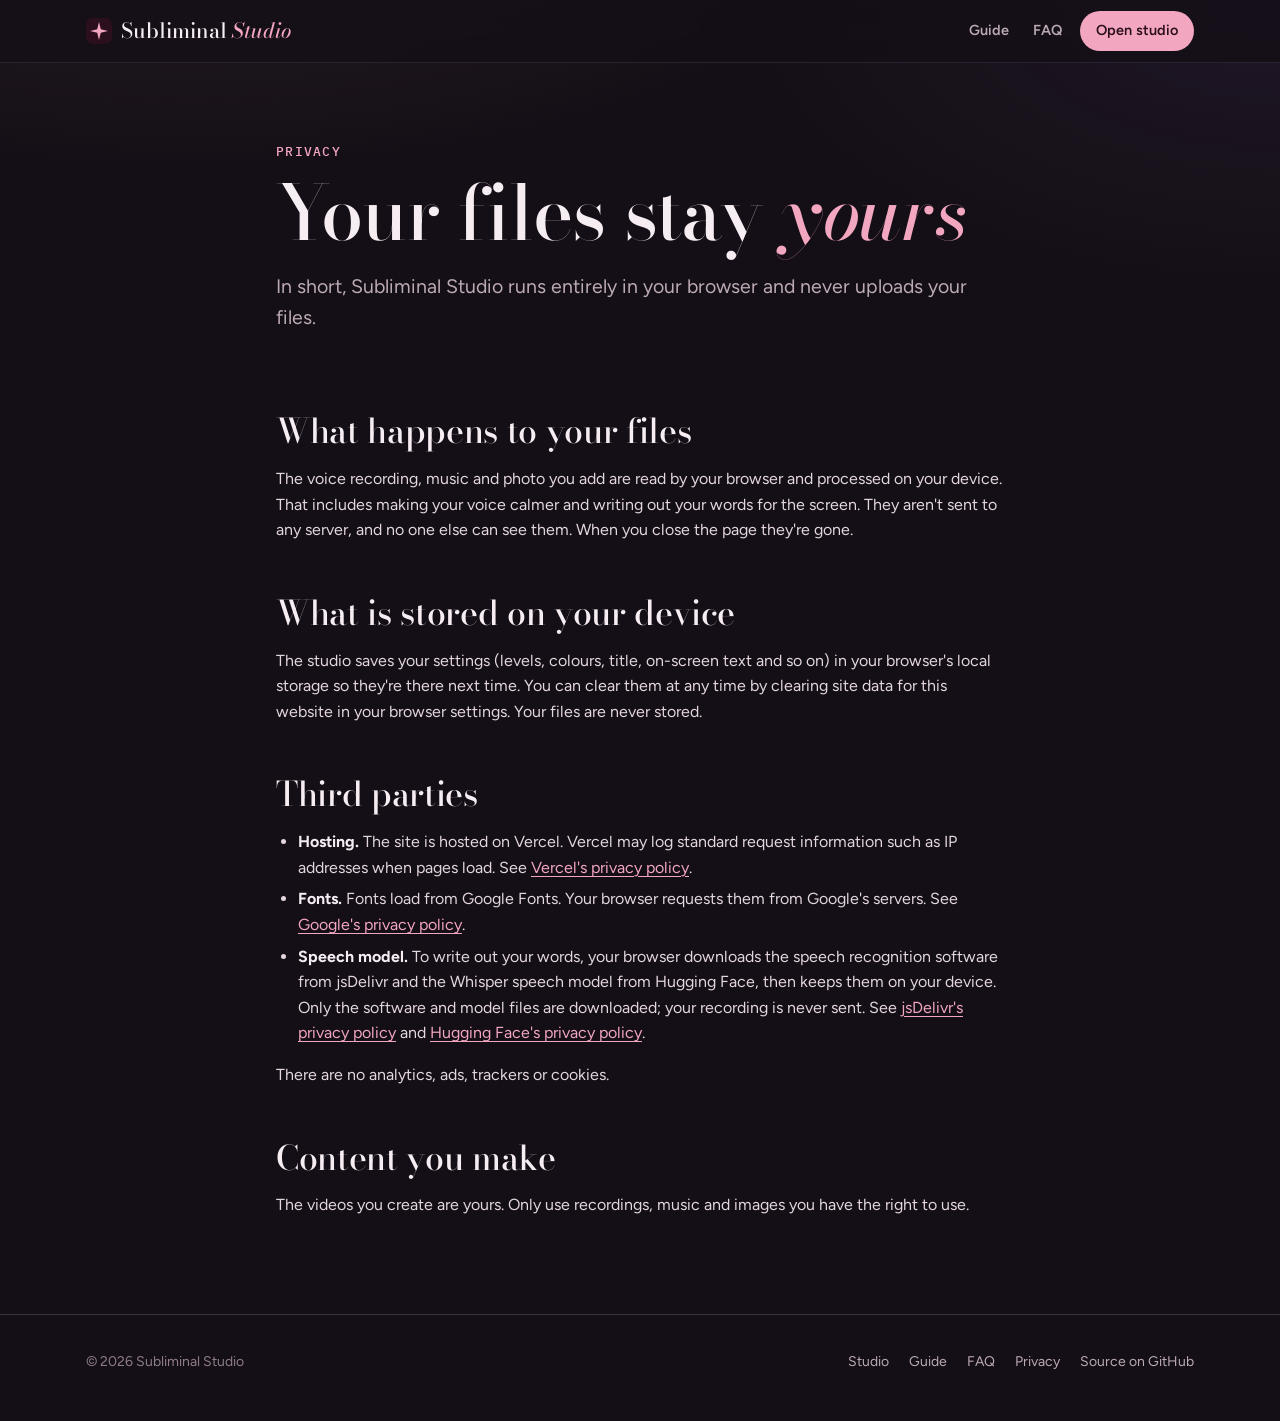
<file: privacy.html>
<!doctype html>
<html lang="en">
<head>
<meta charset="utf-8">
<meta name="viewport" content="width=device-width,initial-scale=1,viewport-fit=cover">
<title>Privacy — Subliminal Studio</title>
<meta name="description" content="Subliminal Studio processes your files on your device. Nothing is uploaded.">
<meta name="theme-color" content="#140f16">
<link rel="icon" href="assets/icon.svg" type="image/svg+xml">
<link rel="preconnect" href="https://fonts.googleapis.com">
<link rel="preconnect" href="https://fonts.gstatic.com" crossorigin>
<link rel="stylesheet" href="https://fonts.googleapis.com/css2?family=Bodoni+Moda:ital,opsz,wght@0,6..96,400..700;1,6..96,400..700&family=Figtree:wght@400;500;600;700&family=IBM+Plex+Mono:wght@400;500&display=swap">
<link rel="stylesheet" href="assets/site.css">
</head>
<body>
<header class="topbar">
  <div class="wrap">
    <a class="brand" href="./"><img src="assets/icon.svg" alt=""><span>Subliminal <em>Studio</em></span></a>
    <nav class="nav" aria-label="Main">
      <a href="guide.html">Guide</a>
      <a href="faq.html">FAQ</a>
      <a class="cta" href="studio.html">Open studio</a>
    </nav>
  </div>
</header>

<main class="wrap narrow">
  <div class="page-head">
    <p class="eyebrow">Privacy</p>
    <h1>Your files stay <em>yours</em></h1>
    <p class="lede">In short, Subliminal Studio runs entirely in your browser and never uploads your files.</p>
  </div>

  <article class="prose">
    <h2>What happens to your files</h2>
    <p>The voice recording, music and photo you add are read by your browser and processed on your device. That includes making your voice calmer and writing out your words for the screen. They aren't sent to any server, and no one else can see them. When you close the page they're gone.</p>

    <h2>What is stored on your device</h2>
    <p>The studio saves your settings (levels, colours, title, on-screen text and so on) in your browser's local storage so they're there next time. You can clear them at any time by clearing site data for this website in your browser settings. Your files are never stored.</p>

    <h2>Third parties</h2>
    <ul>
      <li><strong>Hosting.</strong> The site is hosted on Vercel. Vercel may log standard request information such as IP addresses when pages load. See <a href="https://vercel.com/legal/privacy-policy">Vercel's privacy policy</a>.</li>
      <li><strong>Fonts.</strong> Fonts load from Google Fonts. Your browser requests them from Google's servers. See <a href="https://policies.google.com/privacy">Google's privacy policy</a>.</li>
      <li><strong>Speech model.</strong> To write out your words, your browser downloads the speech recognition software from jsDelivr and the Whisper speech model from Hugging Face, then keeps them on your device. Only the software and model files are downloaded; your recording is never sent. See <a href="https://www.jsdelivr.com/terms/privacy-policy-jsdelivr-net">jsDelivr's privacy policy</a> and <a href="https://huggingface.co/privacy">Hugging Face's privacy policy</a>.</li>
    </ul>
    <p>There are no analytics, ads, trackers or cookies.</p>

    <h2>Content you make</h2>
    <p>The videos you create are yours. Only use recordings, music and images you have the right to use.</p>
  </article>
</main>

<footer class="foot">
  <div class="wrap">
    <span>© <span id="yr">2026</span> Subliminal Studio</span>
    <nav aria-label="Footer">
      <a href="studio.html">Studio</a>
      <a href="guide.html">Guide</a>
      <a href="faq.html">FAQ</a>
      <a href="privacy.html" aria-current="page">Privacy</a>
      <a href="https://github.com/iritikarani/Subliminal">Source on GitHub</a>
    </nav>
  </div>
</footer>
<script>document.getElementById('yr').textContent = new Date().getFullYear();</script>
</body>
</html>
</file>
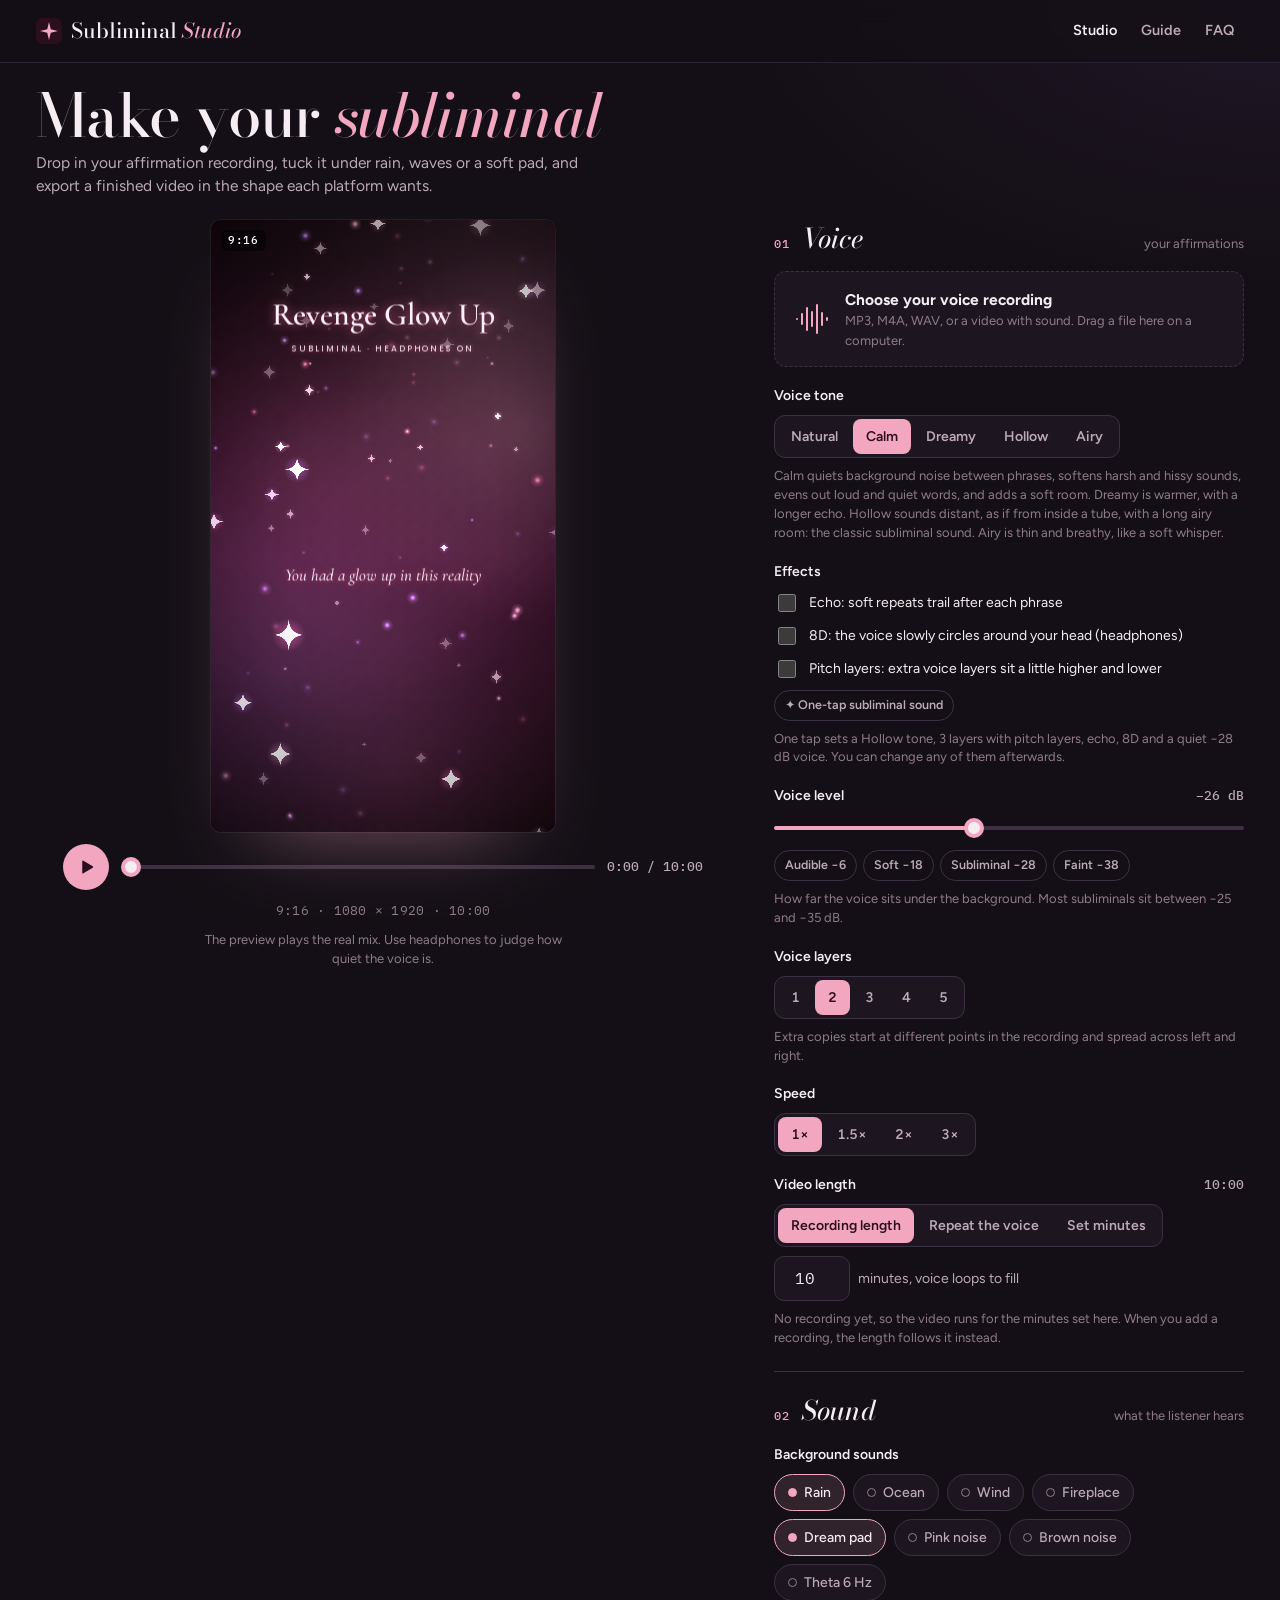
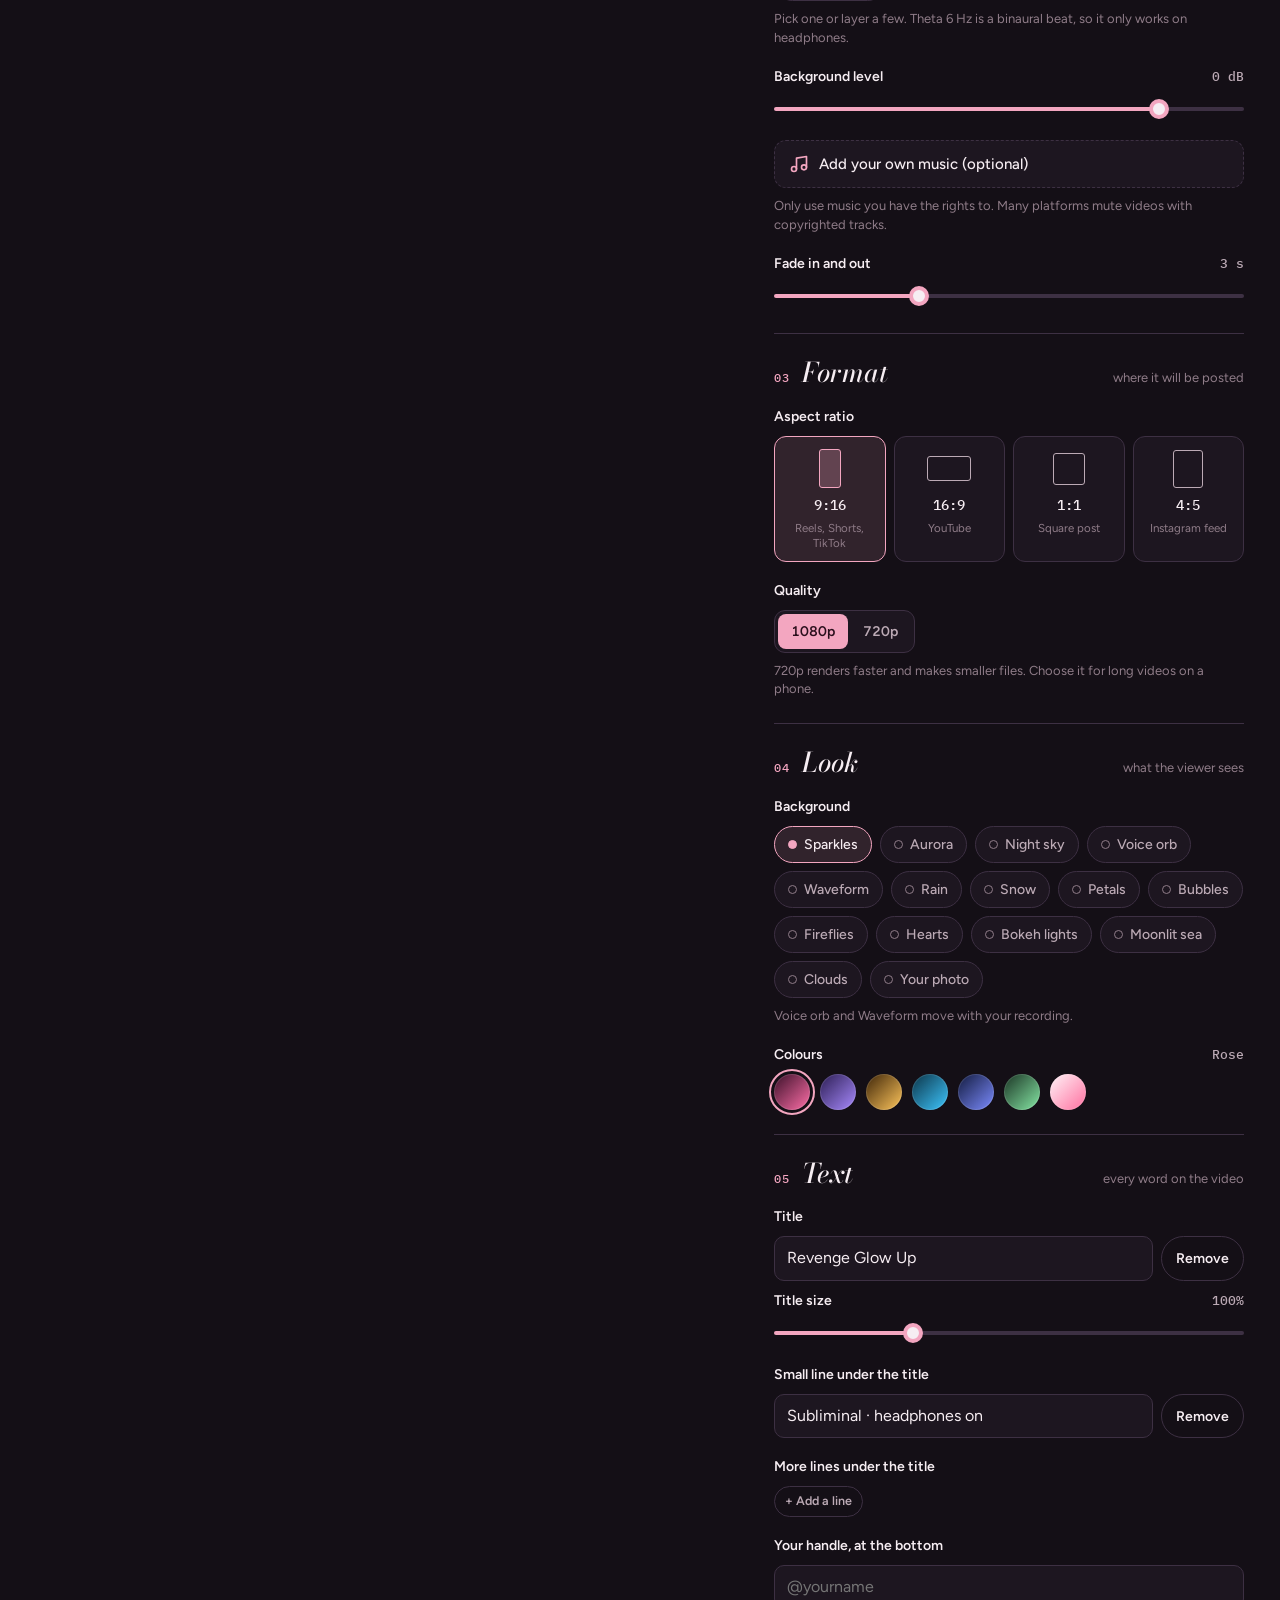
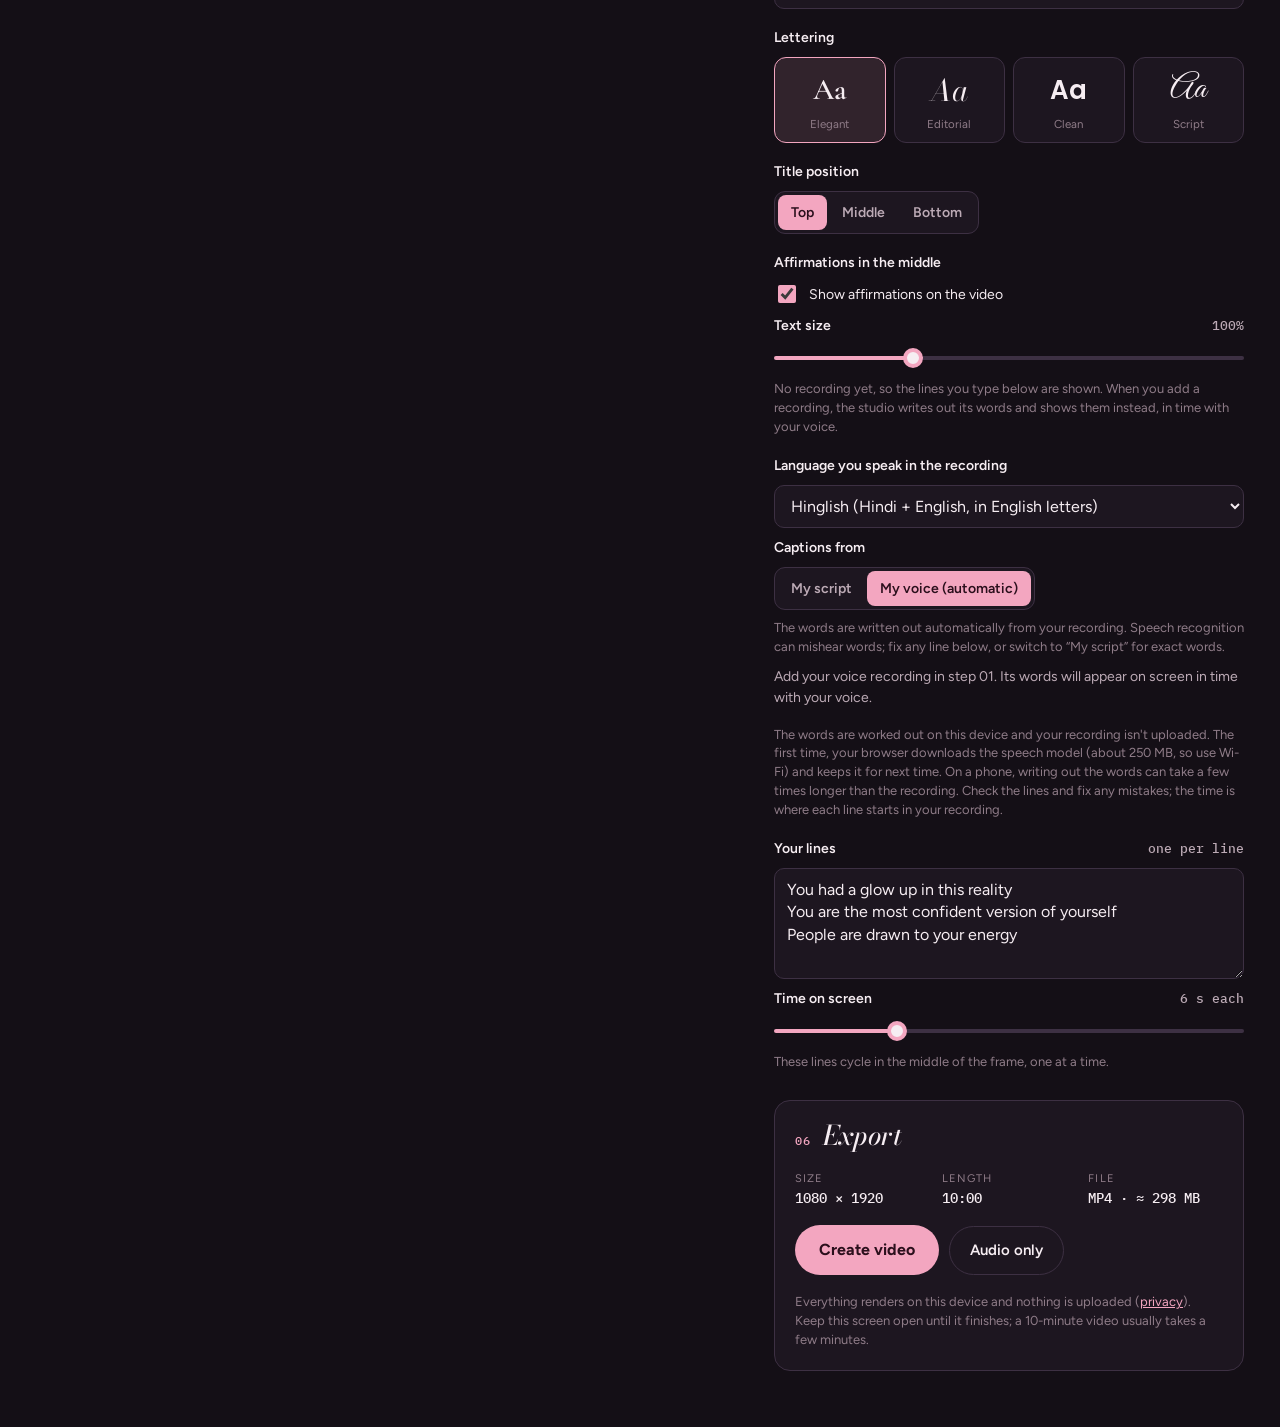
<file: studio.html>
<!doctype html>
<html lang="en">
<head>
<meta charset="utf-8">
<meta name="viewport" content="width=device-width,initial-scale=1,viewport-fit=cover">
<title>Studio — Subliminal Studio</title>
<meta name="description" content="Mix your affirmation recording under generated ambience and export a subliminal video, all in your browser.">
<meta name="theme-color" content="#140f16">
<link rel="icon" href="assets/icon.svg" type="image/svg+xml">
<link rel="preconnect" href="https://fonts.googleapis.com">
<link rel="preconnect" href="https://fonts.gstatic.com" crossorigin>
<link rel="stylesheet" href="https://fonts.googleapis.com/css2?family=Bodoni+Moda:ital,opsz,wght@0,6..96,400..700;1,6..96,400..700&family=Cormorant+Garamond:ital,wght@0,500;0,600;1,500;1,600&family=Figtree:wght@400;500;600;700&family=Great+Vibes&family=IBM+Plex+Mono:wght@400;500&family=Poppins:wght@500;600&display=swap">
<style>[hidden]:not([hidden=until-found i]){display:none!important}img{max-width:100%}body{margin:0}</style>
<style>
/* Layout: a studio desk. The monitor sits left (sticky on wide screens), five numbered steps run down the right; on phones the monitor comes first and the steps follow. */
:root {
  --ink: #140f16;
  --panel: #1d1620;
  --raised: #2a2130;
  --line: #3d3043;
  --text: #f6edf2;
  --muted: #bcaab5;
  --faint: #8f7c88;
  --accent: #f3a6c0;
  --accent-ink: #2b0f1c;
  --accent-soft: rgba(243, 166, 192, 0.13);
  --warm: #f6c99a;
  --danger: #ff9b8f;
  --display: "Bodoni Moda", Didot, "Bodoni 72", Georgia, serif;
  --body: "Figtree", system-ui, -apple-system, "Segoe UI", Roboto, sans-serif;
  --mono: "IBM Plex Mono", ui-monospace, SFMono-Regular, Menlo, Consolas, monospace;
  --r: 12px;
  color-scheme: dark;
}
html { background: var(--ink); }
body {
  background:
    radial-gradient(1200px 520px at 15% -10%, rgba(243, 166, 192, 0.10), transparent 60%),
    radial-gradient(900px 480px at 100% 0%, rgba(183, 124, 255, 0.07), transparent 60%),
    var(--ink);
  color: var(--text);
  font: 15px/1.5 var(--body);
  -webkit-font-smoothing: antialiased;
}
* { box-sizing: border-box; }
button, input, textarea, select { font: inherit; color: inherit; }
.vh { position: absolute !important; width: 1px; height: 1px; overflow: hidden; clip: rect(0 0 0 0); clip-path: inset(50%); white-space: nowrap; margin: 0; padding: 0; border: 0; }

.wrap {
  max-width: 1240px; margin: 0 auto;
  padding-left: max(16px, env(safe-area-inset-left, 0px));
  padding-right: max(16px, env(safe-area-inset-right, 0px));
  padding-block: 22px 56px;
}
/* site top bar, matching assets/site.css */
.topbar { position: sticky; top: 0; z-index: 10; background: rgba(20, 15, 22, 0.78); backdrop-filter: blur(12px); -webkit-backdrop-filter: blur(12px); border-bottom: 1px solid rgba(61, 48, 67, 0.6); }
.topbar .wrap { display: flex; align-items: center; gap: 12px; min-height: 62px; padding-block: 0; }
.brand { display: inline-flex; align-items: center; gap: 9px; color: var(--text); text-decoration: none; font-family: var(--display); font-size: 21px; font-weight: 500; white-space: nowrap; }
.brand em { color: var(--accent); }
.brand img { width: 26px; height: 26px; }
.nav { display: flex; align-items: center; gap: 4px; margin-left: auto; }
.nav a { color: var(--muted); text-decoration: none; font-weight: 600; font-size: 14.5px; padding: 8px 10px; border-radius: 999px; white-space: nowrap; }
.nav a:hover, .nav a[aria-current="page"] { color: var(--text); }
.nav a:focus-visible, .brand:focus-visible { outline: 2px solid var(--text); outline-offset: 3px; }
@media (max-width: 480px) { .brand span { display: none; } .nav a { padding: 8px; font-size: 14px; } }
@media (min-width: 900px) { .monitor-col { top: calc(env(safe-area-inset-top, 0px) + 80px) !important; } }
.mast { display: grid; gap: 6px; margin-bottom: 22px; }
.mast h1 {
  font-family: var(--display); font-weight: 500; font-optical-sizing: auto;
  font-size: clamp(36px, 7vw, 60px); line-height: 1; letter-spacing: -0.015em; margin: 0;
  text-wrap: balance;
}
.mast h1 em { font-style: italic; color: var(--accent); }
.mast p { margin: 0; color: var(--muted); max-width: 58ch; font-size: 15.5px; }

.studio { display: grid; gap: 26px; }
.monitor-col { display: grid; gap: 12px; justify-items: center; min-width: 0; }
.monitor {
  position: relative; background: #000; border-radius: 10px; overflow: hidden;
  max-width: 100%;
  box-shadow: 0 0 0 1px rgba(255,255,255,0.06), 0 40px 90px -50px rgba(243, 166, 192, 0.55);
}
.monitor canvas { display: block; width: 100%; height: 100%; }
.ratio-tag {
  position: absolute; top: 10px; left: 10px;
  font: 500 11px/1 var(--mono); letter-spacing: 0.06em;
  padding: 5px 7px; border-radius: 6px; background: rgba(0,0,0,0.45); color: #fff; backdrop-filter: blur(4px);
}
.transport { display: flex; align-items: center; gap: 12px; width: 100%; max-width: 640px; }
.play {
  flex: none; width: 46px; height: 46px; border-radius: 50%; border: 0; cursor: pointer;
  background: var(--accent); color: var(--accent-ink); display: grid; place-items: center;
}
.play svg { width: 18px; height: 18px; }
.play:focus-visible, .primary:focus-visible, .ghost:focus-visible, .tiny:focus-visible { outline: 2px solid var(--text); outline-offset: 3px; }
.transport input { flex: 1; min-width: 0; }
.tc { font: 500 13px var(--mono); color: var(--muted); font-variant-numeric: tabular-nums; white-space: nowrap; }
.spec { margin: 0; font: 12.5px var(--mono); color: var(--faint); letter-spacing: 0.02em; text-align: center; }
.monitor-hint { margin: 0; color: var(--faint); font-size: 13px; text-align: center; max-width: 46ch; }

@media (min-width: 900px) {
  .studio { grid-template-columns: minmax(0, 1fr) minmax(360px, 470px); gap: 44px; align-items: start; }
  .monitor-col { position: sticky; top: calc(env(safe-area-inset-top, 0px) + 18px); }
}

/* steps */
.steps { display: grid; min-width: 0; }
.step { display: grid; gap: 18px; padding-block: 24px; border-top: 1px solid var(--line); min-width: 0; }
.step:first-child { border-top: 0; padding-top: 4px; }
.step-head { display: flex; align-items: baseline; gap: 12px; }
.step-head .num { font: 500 12px var(--mono); color: var(--accent); letter-spacing: 0.08em; }
.step-head h2 { margin: 0; font-family: var(--display); font-style: italic; font-weight: 500; font-size: 27px; line-height: 1.1; }
.step-head p { margin: 0 0 0 auto; color: var(--faint); font-size: 13px; text-align: right; }

.field { display: grid; gap: 9px; min-width: 0; }
.field-head { display: flex; justify-content: space-between; align-items: baseline; gap: 12px; font-weight: 600; font-size: 14px; }
.field-head output, .field-head .val { font: 500 13px var(--mono); color: var(--muted); font-variant-numeric: tabular-nums; font-weight: 500; }
.help { margin: 0; color: var(--faint); font-size: 13px; line-height: 1.45; }
.err { margin: 0; color: var(--danger); font-size: 13.5px; }
.row2 { display: grid; grid-template-columns: repeat(2, minmax(0, 1fr)); gap: 18px; }

/* range */
input[type=range] { -webkit-appearance: none; appearance: none; width: 100%; height: 26px; background: transparent; margin: 0; cursor: pointer; }
input[type=range]::-webkit-slider-runnable-track { height: 4px; border-radius: 4px; background: linear-gradient(to right, var(--accent) 0 var(--p, 50%), var(--line) var(--p, 50%) 100%); }
input[type=range]::-webkit-slider-thumb { -webkit-appearance: none; width: 20px; height: 20px; margin-top: -8px; border-radius: 50%; background: var(--text); border: 4px solid var(--accent); }
input[type=range]::-moz-range-track { height: 4px; border-radius: 4px; background: var(--line); }
input[type=range]::-moz-range-progress { height: 4px; border-radius: 4px; background: var(--accent); }
input[type=range]::-moz-range-thumb { width: 14px; height: 14px; border-radius: 50%; background: var(--text); border: 4px solid var(--accent); }
input[type=range]:focus-visible { outline: 2px solid var(--accent); outline-offset: 4px; border-radius: 6px; }

/* segmented + chips + cards share the hidden-radio pattern */
.seg { display: inline-flex; flex-wrap: wrap; gap: 2px; padding: 3px; border: 1px solid var(--line); border-radius: 11px; background: var(--panel); max-width: 100%; justify-self: start; }
.seg label { position: relative; cursor: pointer; }
.seg span { display: block; padding: 7px 13px; border-radius: 8px; font-weight: 600; font-size: 14px; color: var(--muted); font-variant-numeric: tabular-nums; }
.seg label:hover span { color: var(--text); }
.seg input:checked + span { background: var(--accent); color: var(--accent-ink); }
.seg input:focus-visible + span, .chip input:focus-visible + span, .card input:focus-visible + span, .swatch input:focus-visible + span { outline: 2px solid var(--text); outline-offset: 2px; }

.chips { display: flex; flex-wrap: wrap; gap: 8px; }
.chip { position: relative; cursor: pointer; }
.chip span { display: inline-flex; align-items: center; gap: 7px; padding: 7px 13px; border: 1px solid var(--line); border-radius: 999px; font-size: 14px; font-weight: 500; color: var(--muted); background: var(--panel); }
.chip span::before { content: ""; width: 7px; height: 7px; border-radius: 50%; border: 1.5px solid var(--faint); }
.chip:hover span { color: var(--text); }
.chip input:checked + span { border-color: var(--accent); color: var(--text); background: var(--accent-soft); }
.chip input:checked + span::before { background: var(--accent); border-color: var(--accent); }

.presets { display: flex; flex-wrap: wrap; gap: 6px; }
.tiny { padding: 5px 10px; border-radius: 999px; border: 1px solid var(--line); background: transparent; font-size: 12.5px; font-weight: 600; color: var(--muted); cursor: pointer; }
.tiny:hover { color: var(--text); border-color: var(--faint); }
.tiny[aria-pressed="true"] { color: var(--accent); border-color: var(--accent); }

.cards { display: grid; grid-template-columns: repeat(4, minmax(0, 1fr)); gap: 8px; }
.card { position: relative; cursor: pointer; min-width: 0; }
.card > span { display: grid; justify-items: center; align-content: start; gap: 7px; height: 100%; padding: 12px 6px 10px; border: 1px solid var(--line); border-radius: var(--r); background: var(--panel); text-align: center; }
.card:hover > span { border-color: var(--faint); }
.card input:checked + span { border-color: var(--accent); background: var(--accent-soft); }
.shape { display: block; height: 40px; display: grid; place-items: center; }
.shape i { display: block; border: 1.5px solid var(--muted); border-radius: 3px; }
.card input:checked + span .shape i { border-color: var(--accent); background: rgba(243, 166, 192, 0.25); }
.card b { font: 500 14px var(--mono); }
.card small { font-size: 11.5px; color: var(--faint); line-height: 1.3; }
.font-aa { font-size: 30px; line-height: 40px; height: 40px; }

.swatches { display: flex; flex-wrap: wrap; gap: 10px; }
.swatch { position: relative; cursor: pointer; }
.swatch span { display: block; width: 36px; height: 36px; border-radius: 50%; box-shadow: inset 0 0 0 1px rgba(255,255,255,0.12); }
.swatch input:checked + span { outline: 2px solid var(--accent); outline-offset: 3px; }

/* inputs */
.text, textarea.text {
  width: 100%; padding: 10px 12px; border-radius: 10px; border: 1px solid var(--line); background: var(--panel);
  font-size: 16px; line-height: 1.4;
}
textarea.text { resize: vertical; min-height: 92px; }
.text:focus { outline: none; border-color: var(--accent); box-shadow: 0 0 0 3px var(--accent-soft); }

.drop { display: block; position: relative; cursor: pointer; border: 1.5px dashed var(--line); border-radius: var(--r); background: var(--panel); padding: 16px; transition: border-color .15s, background .15s; }
.drop:hover, .drop.over { border-color: var(--accent); background: var(--accent-soft); }
.drop:focus-within { border-color: var(--accent); }
.drop.busy { opacity: 0.7; pointer-events: none; }
.drop-empty { display: flex; align-items: center; gap: 14px; }
.drop-empty svg { flex: none; width: 40px; height: 40px; color: var(--accent); }
.drop-empty strong { display: block; font-size: 15.5px; }
.drop-empty small { display: block; color: var(--faint); font-size: 13px; }
.drop-full { display: grid; gap: 10px; }
.drop-full canvas { width: 100%; height: 40px; display: block; }
.file-line { display: flex; justify-content: space-between; align-items: baseline; gap: 12px; min-width: 0; }
.file-line strong { overflow: hidden; text-overflow: ellipsis; white-space: nowrap; min-width: 0; }
.file-line .swap { color: var(--accent); font-weight: 600; font-size: 13.5px; flex: none; }
.file-info { color: var(--faint); font-size: 13px; }
.drop.slim { padding: 12px 14px; }
.slim-row { display: flex; align-items: center; gap: 10px; min-width: 0; }
.slim-row svg { flex: none; width: 20px; height: 20px; color: var(--accent); }
.slim-row span { overflow: hidden; text-overflow: ellipsis; white-space: nowrap; min-width: 0; font-weight: 500; }
.with-remove { display: flex; gap: 8px; align-items: stretch; }
.with-remove .drop { flex: 1; min-width: 0; }

.stepper { display: inline-flex; align-items: center; gap: 8px; justify-self: start; }
.stepper button { width: 38px; height: 38px; border-radius: 10px; border: 1px solid var(--line); background: var(--panel); font-size: 18px; cursor: pointer; }
.stepper button:hover { border-color: var(--faint); }
.stepper input { width: 76px; text-align: center; font-family: var(--mono); }
.stepper .unit { color: var(--muted); font-size: 14px; }
.check { display: flex; align-items: center; gap: 10px; font-size: 14px; cursor: pointer; }
.check input { width: 18px; height: 18px; accent-color: var(--accent); }
select.text { cursor: pointer; }
.cap-list { display: grid; gap: 6px; max-height: 340px; overflow-y: auto; padding: 2px 4px 2px 0; }
.cap-row { display: grid; grid-template-columns: 48px minmax(0, 1fr); gap: 8px; align-items: center; }
.cap-row span { font: 500 12.5px var(--mono); color: var(--faint); font-variant-numeric: tabular-nums; }
.cap-row input { padding: 8px 10px; }
.text-row { display: flex; gap: 8px; align-items: stretch; min-width: 0; }
.text-row .text { flex: 1; min-width: 0; }
.text-row .ghost { padding: 8px 14px; font-size: 14px; flex: none; }
.extra-list { display: grid; gap: 8px; }
.extra-list:empty { display: none; }
.add-line { justify-self: start; }

/* export */
.export { background: var(--panel); border: 1px solid var(--line); border-radius: 16px; padding: 20px; margin-top: 4px; }
.export .step-head { margin-bottom: 2px; }
.sum { display: grid; grid-template-columns: repeat(3, minmax(0, 1fr)); gap: 12px; margin: 0; }
.sum div { display: grid; gap: 2px; min-width: 0; }
.sum dt { font-size: 11px; letter-spacing: 0.1em; text-transform: uppercase; color: var(--faint); }
.sum dd { margin: 0; font: 500 14px var(--mono); font-variant-numeric: tabular-nums; overflow-wrap: anywhere; }
.actions { display: flex; flex-wrap: wrap; gap: 10px; align-items: center; }
.primary { border: 0; border-radius: 999px; padding: 13px 24px; background: var(--accent); color: var(--accent-ink); font-weight: 700; font-size: 16px; cursor: pointer; }
.primary:hover { filter: brightness(1.06); }
.ghost { border: 1px solid var(--line); border-radius: 999px; padding: 12px 20px; background: transparent; font-weight: 600; font-size: 15px; cursor: pointer; }
.ghost:hover { border-color: var(--faint); }
button:disabled { opacity: 0.45; cursor: not-allowed; }
.progress { display: grid; gap: 8px; }
.bar { height: 8px; border-radius: 8px; background: var(--raised); overflow: hidden; }
.bar i { display: block; height: 100%; width: 0; background: linear-gradient(90deg, var(--accent), var(--warm)); border-radius: 8px; transition: width .2s linear; }
.prog-line { display: flex; justify-content: space-between; gap: 12px; font-size: 13px; color: var(--muted); }
.prog-line b { font: 500 13px var(--mono); color: var(--text); }
.msg { margin: 0; font-size: 14px; color: var(--muted); }
.msg.err { color: var(--danger); }
.warn { margin: 0; font-size: 13px; color: var(--warm); }
.result { display: grid; gap: 12px; border-top: 1px solid var(--line); padding-top: 16px; }
.result h3 { margin: 0; font-family: var(--display); font-style: italic; font-weight: 500; font-size: 22px; }
.result video { display: block; width: auto; max-width: 100%; max-height: 62vh; border-radius: 10px; background: #000; justify-self: center; }
.result audio { width: 100%; }
.result-meta { margin: 0; font: 12.5px var(--mono); color: var(--muted); overflow-wrap: anywhere; }

@media (max-width: 420px) {
  .cards { gap: 6px; }
  .card small { font-size: 10.5px; }
  .row2 { grid-template-columns: 1fr; }
  .sum { grid-template-columns: repeat(2, minmax(0, 1fr)); }
  .step-head p { display: none; }
}
@media (prefers-reduced-motion: reduce) {
  *, *::before, *::after { transition: none !important; scroll-behavior: auto !important; }
}
</style>
</head>
<body>
<header class="topbar">
  <div class="wrap">
    <a class="brand" href="./"><img src="assets/icon.svg" alt=""><span>Subliminal <em>Studio</em></span></a>
    <nav class="nav" aria-label="Main">
      <a href="studio.html" aria-current="page">Studio</a>
      <a href="guide.html">Guide</a>
      <a href="faq.html">FAQ</a>
    </nav>
  </div>
</header>
<div class="wrap">
  <header class="mast">
    <h1>Make your <em>subliminal</em></h1>
    <p>Drop in your affirmation recording, tuck it under rain, waves or a soft pad, and export a finished video in the shape each platform wants.</p>
  </header>

  <main class="studio">
    <div class="monitor-col">
      <div class="monitor" id="monitor">
        <canvas id="preview" aria-label="Live preview of the video"></canvas>
        <span class="ratio-tag" id="ratioTag">9:16</span>
      </div>
      <div class="transport">
        <button class="play" id="playBtn" type="button" aria-label="Play preview">
          <svg class="i-play" viewBox="0 0 24 24" fill="currentColor" aria-hidden="true"><path d="M7 4.5v15a1 1 0 0 0 1.5.86l12.5-7.5a1 1 0 0 0 0-1.72L8.5 3.64A1 1 0 0 0 7 4.5z"/></svg>
          <svg class="i-pause" viewBox="0 0 24 24" fill="currentColor" aria-hidden="true" hidden><rect x="5.5" y="4" width="4.5" height="16" rx="1"/><rect x="14" y="4" width="4.5" height="16" rx="1"/></svg>
        </button>
        <input type="range" id="seek" min="0" max="60" step="0.1" value="0" aria-label="Preview position">
        <span class="tc" id="tc">0:00 / 0:00</span>
      </div>
      <p class="spec" id="spec"></p>
      <p class="monitor-hint">The preview plays the real mix. Use headphones to judge how quiet the voice is.</p>
    </div>

    <div class="steps">
      <!-- 01 VOICE -->
      <section class="step" aria-labelledby="h-voice">
        <div class="step-head"><span class="num">01</span><h2 id="h-voice">Voice</h2><p>your affirmations</p></div>

        <label class="drop" id="voiceDrop">
          <input class="vh" type="file" id="voiceFile" accept="audio/*,video/*,.mp3,.m4a,.wav,.aac,.ogg,.opus,.flac,.webm,.mp4,.mov">
          <span class="drop-empty" id="voiceEmpty">
            <svg viewBox="0 0 40 40" fill="none" stroke="currentColor" stroke-width="2" stroke-linecap="round" aria-hidden="true"><path d="M6 20v0M11 15v10M16 9v22M21 13v14M26 6v28M31 14v12M36 19v2"/></svg>
            <span><strong>Choose your voice recording</strong><small>MP3, M4A, WAV, or a video with sound. Drag a file here on a computer.</small></span>
          </span>
          <span class="drop-full" id="voiceFull" hidden>
            <canvas id="voiceWave" aria-hidden="true"></canvas>
            <span class="file-line"><strong id="voiceName"></strong><span class="swap">Replace</span></span>
            <span class="file-info" id="voiceInfo"></span>
          </span>
        </label>
        <button type="button" class="tiny" id="voiceRemove" hidden>Remove recording</button>
        <p class="err" id="voiceErr" hidden></p>
        <p class="vh" id="voiceStatus" role="status"></p>

        <div class="field">
          <div class="field-head"><span id="lbl-tone">Voice tone</span></div>
          <div class="seg" role="radiogroup" aria-labelledby="lbl-tone">
            <label><input class="vh" type="radio" name="voiceTone" value="natural" data-k="voiceTone"><span>Natural</span></label>
            <label><input class="vh" type="radio" name="voiceTone" value="calm" data-k="voiceTone"><span>Calm</span></label>
            <label><input class="vh" type="radio" name="voiceTone" value="dreamy" data-k="voiceTone"><span>Dreamy</span></label>
            <label><input class="vh" type="radio" name="voiceTone" value="hollow" data-k="voiceTone"><span>Hollow</span></label>
            <label><input class="vh" type="radio" name="voiceTone" value="airy" data-k="voiceTone"><span>Airy</span></label>
          </div>
          <p class="help">Calm quiets background noise between phrases, softens harsh and hissy sounds, evens out loud and quiet words, and adds a soft room. Dreamy is warmer, with a longer echo. Hollow sounds distant, as if from inside a tube, with a long airy room: the classic subliminal sound. Airy is thin and breathy, like a soft whisper.</p>
        </div>
        <div class="field">
          <div class="field-head"><span>Effects</span></div>
          <label class="check"><input type="checkbox" data-k="fxEcho"> Echo: soft repeats trail after each phrase</label>
          <label class="check"><input type="checkbox" data-k="fx8d"> 8D: the voice slowly circles around your head (headphones)</label>
          <label class="check"><input type="checkbox" data-k="fxPitch"> Pitch layers: extra voice layers sit a little higher and lower</label>
          <button type="button" class="tiny add-line" id="subPreset">✦ One-tap subliminal sound</button>
          <p class="help">One tap sets a Hollow tone, 3 layers with pitch layers, echo, 8D and a quiet −28 dB voice. You can change any of them afterwards.</p>
        </div>

        <div class="field">
          <div class="field-head"><label for="voiceDb">Voice level</label><output data-out="voiceDb" for="voiceDb"></output></div>
          <input type="range" id="voiceDb" data-k="voiceDb" min="-45" max="0" step="1">
          <div class="presets" role="group" aria-label="Voice level presets">
            <button type="button" class="tiny" data-preset="-6">Audible −6</button>
            <button type="button" class="tiny" data-preset="-18">Soft −18</button>
            <button type="button" class="tiny" data-preset="-28">Subliminal −28</button>
            <button type="button" class="tiny" data-preset="-38">Faint −38</button>
          </div>
          <p class="help">How far the voice sits under the background. Most subliminals sit between −25 and −35 dB.</p>
        </div>

        <div class="field">
          <div class="field-head"><span id="lbl-layers">Voice layers</span></div>
          <div class="seg" role="radiogroup" aria-labelledby="lbl-layers">
            <label><input class="vh" type="radio" name="layers" value="1" data-k="layers"><span>1</span></label>
            <label><input class="vh" type="radio" name="layers" value="2" data-k="layers"><span>2</span></label>
            <label><input class="vh" type="radio" name="layers" value="3" data-k="layers"><span>3</span></label>
            <label><input class="vh" type="radio" name="layers" value="4" data-k="layers"><span>4</span></label>
            <label><input class="vh" type="radio" name="layers" value="5" data-k="layers"><span>5</span></label>
          </div>
          <p class="help">Extra copies start at different points in the recording and spread across left and right.</p>
        </div>

        <div class="row2">
          <div class="field">
            <div class="field-head"><span id="lbl-speed">Speed</span></div>
            <div class="seg" role="radiogroup" aria-labelledby="lbl-speed">
              <label><input class="vh" type="radio" name="speed" value="1" data-k="speed"><span>1×</span></label>
              <label><input class="vh" type="radio" name="speed" value="1.5" data-k="speed"><span>1.5×</span></label>
              <label><input class="vh" type="radio" name="speed" value="2" data-k="speed"><span>2×</span></label>
              <label><input class="vh" type="radio" name="speed" value="3" data-k="speed"><span>3×</span></label>
            </div>
          </div>
          <div class="field" id="gapField">
            <div class="field-head"><label for="gap">Pause between repeats</label><output data-out="gap" for="gap"></output></div>
            <input type="range" id="gap" data-k="gap" min="0" max="5" step="0.5">
          </div>
        </div>

        <div class="field">
          <div class="field-head"><span id="lbl-len">Video length</span><span class="val" id="lenOut"></span></div>
          <div class="seg" role="radiogroup" aria-labelledby="lbl-len">
            <label><input class="vh" type="radio" name="lengthMode" value="once" data-k="lengthMode"><span>Recording length</span></label>
            <label><input class="vh" type="radio" name="lengthMode" value="repeat" data-k="lengthMode"><span>Repeat the voice</span></label>
            <label><input class="vh" type="radio" name="lengthMode" value="minutes" data-k="lengthMode"><span>Set minutes</span></label>
          </div>
          <div class="stepper" id="repeatBox">
            <button type="button" data-step="-1" aria-label="One fewer repeat">−</button>
            <input class="text" type="number" id="repeats" data-k="repeats" min="1" max="200" step="1" inputmode="numeric" aria-label="Number of repeats">
            <button type="button" data-step="1" aria-label="One more repeat">+</button>
            <span class="unit">times</span>
          </div>
          <div class="stepper" id="minutesBox" hidden>
            <input class="text" type="number" id="minutes" data-k="minutes" min="0.5" max="180" step="0.5" inputmode="decimal" aria-label="Length in minutes">
            <span class="unit">minutes, voice loops to fill</span>
          </div>
          <p class="help" id="cycleNote"></p>
        </div>
      </section>

      <!-- 02 SOUND -->
      <section class="step" aria-labelledby="h-sound">
        <div class="step-head"><span class="num">02</span><h2 id="h-sound">Sound</h2><p>what the listener hears</p></div>
        <div class="field">
          <div class="field-head"><span id="lbl-amb">Background sounds</span></div>
          <div class="chips" role="group" aria-labelledby="lbl-amb">
            <label class="chip"><input class="vh" type="checkbox" data-k="ambients" data-multi value="rain"><span>Rain</span></label>
            <label class="chip"><input class="vh" type="checkbox" data-k="ambients" data-multi value="ocean"><span>Ocean</span></label>
            <label class="chip"><input class="vh" type="checkbox" data-k="ambients" data-multi value="wind"><span>Wind</span></label>
            <label class="chip"><input class="vh" type="checkbox" data-k="ambients" data-multi value="fire"><span>Fireplace</span></label>
            <label class="chip"><input class="vh" type="checkbox" data-k="ambients" data-multi value="pad"><span>Dream pad</span></label>
            <label class="chip"><input class="vh" type="checkbox" data-k="ambients" data-multi value="pink"><span>Pink noise</span></label>
            <label class="chip"><input class="vh" type="checkbox" data-k="ambients" data-multi value="brown"><span>Brown noise</span></label>
            <label class="chip"><input class="vh" type="checkbox" data-k="ambients" data-multi value="theta"><span>Theta 6 Hz</span></label>
          </div>
          <p class="help">Pick one or layer a few. Theta 6 Hz is a binaural beat, so it only works on headphones.</p>
        </div>
        <div class="field">
          <div class="field-head"><label for="ambientDb">Background level</label><output data-out="ambientDb" for="ambientDb"></output></div>
          <input type="range" id="ambientDb" data-k="ambientDb" min="-30" max="6" step="1">
        </div>
        <div class="field">
          <div class="with-remove">
            <label class="drop slim" id="musicDrop">
              <input class="vh" type="file" id="musicFile" accept="audio/*,video/*,.mp3,.m4a,.wav,.aac,.ogg,.flac">
              <span class="slim-row">
                <svg viewBox="0 0 24 24" fill="none" stroke="currentColor" stroke-width="2" stroke-linecap="round" stroke-linejoin="round" aria-hidden="true"><path d="M9 18V5l12-2v13"/><circle cx="6" cy="18" r="3"/><circle cx="18" cy="16" r="3"/></svg>
                <span id="musicName">Add your own music (optional)</span>
              </span>
            </label>
            <button type="button" class="ghost" id="musicRemove" hidden>Remove</button>
          </div>
          <p class="err" id="musicErr" hidden></p>
          <p class="help">Only use music you have the rights to. Many platforms mute videos with copyrighted tracks.</p>
        </div>
        <div class="field" id="musicLevel" hidden>
          <div class="field-head"><label for="musicDb">Music level</label><output data-out="musicDb" for="musicDb"></output></div>
          <input type="range" id="musicDb" data-k="musicDb" min="-30" max="0" step="1">
        </div>
        <div class="field">
          <div class="field-head"><label for="fade">Fade in and out</label><output data-out="fade" for="fade"></output></div>
          <input type="range" id="fade" data-k="fade" min="0" max="10" step="1">
        </div>
      </section>

      <!-- 03 FORMAT -->
      <section class="step" aria-labelledby="h-format">
        <div class="step-head"><span class="num">03</span><h2 id="h-format">Format</h2><p>where it will be posted</p></div>
        <div class="field">
          <div class="field-head"><span id="lbl-ratio">Aspect ratio</span></div>
          <div class="cards" role="radiogroup" aria-labelledby="lbl-ratio">
            <label class="card"><input class="vh" type="radio" name="ratio" value="9:16" data-k="ratio"><span><span class="shape"><i style="width:22px;height:39px"></i></span><b>9:16</b><small>Reels, Shorts, TikTok</small></span></label>
            <label class="card"><input class="vh" type="radio" name="ratio" value="16:9" data-k="ratio"><span><span class="shape"><i style="width:44px;height:25px"></i></span><b>16:9</b><small>YouTube</small></span></label>
            <label class="card"><input class="vh" type="radio" name="ratio" value="1:1" data-k="ratio"><span><span class="shape"><i style="width:32px;height:32px"></i></span><b>1:1</b><small>Square post</small></span></label>
            <label class="card"><input class="vh" type="radio" name="ratio" value="4:5" data-k="ratio"><span><span class="shape"><i style="width:30px;height:38px"></i></span><b>4:5</b><small>Instagram feed</small></span></label>
          </div>
        </div>
        <div class="field">
          <div class="field-head"><span id="lbl-q">Quality</span></div>
          <div class="seg" role="radiogroup" aria-labelledby="lbl-q">
            <label><input class="vh" type="radio" name="quality" value="1080" data-k="quality"><span>1080p</span></label>
            <label><input class="vh" type="radio" name="quality" value="720" data-k="quality"><span>720p</span></label>
          </div>
          <p class="help">720p renders faster and makes smaller files. Choose it for long videos on a phone.</p>
        </div>
      </section>

      <!-- 04 LOOK -->
      <section class="step" aria-labelledby="h-look">
        <div class="step-head"><span class="num">04</span><h2 id="h-look">Look</h2><p>what the viewer sees</p></div>
        <div class="field">
          <div class="field-head"><span id="lbl-bg">Background</span></div>
          <div class="chips" role="radiogroup" aria-labelledby="lbl-bg">
            <label class="chip"><input class="vh" type="radio" name="bg" value="sparkle" data-k="bg"><span>Sparkles</span></label>
            <label class="chip"><input class="vh" type="radio" name="bg" value="aurora" data-k="bg"><span>Aurora</span></label>
            <label class="chip"><input class="vh" type="radio" name="bg" value="night" data-k="bg"><span>Night sky</span></label>
            <label class="chip"><input class="vh" type="radio" name="bg" value="orb" data-k="bg"><span>Voice orb</span></label>
            <label class="chip"><input class="vh" type="radio" name="bg" value="wave" data-k="bg"><span>Waveform</span></label>
            <label class="chip"><input class="vh" type="radio" name="bg" value="rainfall" data-k="bg"><span>Rain</span></label>
            <label class="chip"><input class="vh" type="radio" name="bg" value="snow" data-k="bg"><span>Snow</span></label>
            <label class="chip"><input class="vh" type="radio" name="bg" value="petals" data-k="bg"><span>Petals</span></label>
            <label class="chip"><input class="vh" type="radio" name="bg" value="bubbles" data-k="bg"><span>Bubbles</span></label>
            <label class="chip"><input class="vh" type="radio" name="bg" value="fireflies" data-k="bg"><span>Fireflies</span></label>
            <label class="chip"><input class="vh" type="radio" name="bg" value="hearts" data-k="bg"><span>Hearts</span></label>
            <label class="chip"><input class="vh" type="radio" name="bg" value="bokeh" data-k="bg"><span>Bokeh lights</span></label>
            <label class="chip"><input class="vh" type="radio" name="bg" value="sea" data-k="bg"><span>Moonlit sea</span></label>
            <label class="chip"><input class="vh" type="radio" name="bg" value="clouds" data-k="bg"><span>Clouds</span></label>
            <label class="chip"><input class="vh" type="radio" name="bg" value="photo" data-k="bg"><span>Your photo</span></label>
          </div>
          <p class="help">Voice orb and Waveform move with your recording.</p>
        </div>
        <div class="field" id="photoPanel" hidden>
          <label class="drop slim" id="photoDrop">
            <input class="vh" type="file" id="photoFile" accept="image/*">
            <span class="slim-row">
              <svg viewBox="0 0 24 24" fill="none" stroke="currentColor" stroke-width="2" stroke-linecap="round" stroke-linejoin="round" aria-hidden="true"><rect x="3" y="3" width="18" height="18" rx="3"/><circle cx="9" cy="9" r="2"/><path d="m21 15-5-5L5 21"/></svg>
              <span id="photoName">Choose a photo</span>
            </span>
          </label>
          <p class="err" id="photoErr" hidden></p>
          <div class="field-head"><label for="photoDim">Darken photo</label><output data-out="photoDim" for="photoDim"></output></div>
          <input type="range" id="photoDim" data-k="photoDim" min="0" max="0.8" step="0.05">
          <label class="check"><input type="checkbox" data-k="photoSparkle"> Sparkles over the photo</label>
        </div>
        <div class="field">
          <div class="field-head"><span id="lbl-pal">Colours</span><output data-out="palette"></output></div>
          <div class="swatches" role="radiogroup" aria-labelledby="lbl-pal">
            <label class="swatch"><input class="vh" type="radio" name="palette" value="rose" data-k="palette"><span style="background:linear-gradient(135deg,#3a1029,#ff6fa8)"></span><b class="vh">Rose</b></label>
            <label class="swatch"><input class="vh" type="radio" name="palette" value="lavender" data-k="palette"><span style="background:linear-gradient(135deg,#2b1d52,#a98bff)"></span><b class="vh">Lavender</b></label>
            <label class="swatch"><input class="vh" type="radio" name="palette" value="gold" data-k="palette"><span style="background:linear-gradient(135deg,#3d2408,#ffc65c)"></span><b class="vh">Gold</b></label>
            <label class="swatch"><input class="vh" type="radio" name="palette" value="ocean" data-k="palette"><span style="background:linear-gradient(135deg,#0b3346,#3ec7ff)"></span><b class="vh">Ocean</b></label>
            <label class="swatch"><input class="vh" type="radio" name="palette" value="midnight" data-k="palette"><span style="background:linear-gradient(135deg,#121a3d,#7c8cff)"></span><b class="vh">Midnight</b></label>
            <label class="swatch"><input class="vh" type="radio" name="palette" value="sage" data-k="palette"><span style="background:linear-gradient(135deg,#1a3324,#86e8a5)"></span><b class="vh">Sage</b></label>
            <label class="swatch"><input class="vh" type="radio" name="palette" value="blush" data-k="palette"><span style="background:linear-gradient(135deg,#fff4f8,#ff6f9f)"></span><b class="vh">Blush</b></label>
          </div>
        </div>
      </section>

      <!-- 05 TEXT -->
      <section class="step" aria-labelledby="h-text">
        <div class="step-head"><span class="num">05</span><h2 id="h-text">Text</h2><p>every word on the video</p></div>
        <div class="field">
          <label class="field-head" for="title">Title</label>
          <div class="text-row">
            <input class="text" type="text" id="title" data-k="title" maxlength="80" autocomplete="off" placeholder="No title">
            <button type="button" class="ghost" data-clear="title" aria-label="Remove the title">Remove</button>
          </div>
          <div class="field-head"><label for="titleSize">Title size</label><output data-out="titleSize" for="titleSize"></output></div>
          <input type="range" id="titleSize" data-k="titleSize" min="60" max="200" step="5">
        </div>
        <div class="field">
          <label class="field-head" for="subtitle">Small line under the title</label>
          <div class="text-row">
            <input class="text" type="text" id="subtitle" data-k="subtitle" maxlength="80" autocomplete="off" placeholder="No small line">
            <button type="button" class="ghost" data-clear="subtitle" aria-label="Remove the small line">Remove</button>
          </div>
        </div>
        <div class="field">
          <div class="field-head"><span id="lbl-extra">More lines under the title</span></div>
          <div class="extra-list" id="extraList" role="group" aria-labelledby="lbl-extra"></div>
          <button type="button" class="tiny add-line" id="extraAdd">+ Add a line</button>
        </div>
        <div class="field">
          <label class="field-head" for="handle">Your handle, at the bottom</label>
          <div class="text-row">
            <input class="text" type="text" id="handle" data-k="handle" maxlength="40" placeholder="@yourname" autocomplete="off">
            <button type="button" class="ghost" data-clear="handle" aria-label="Remove the handle">Remove</button>
          </div>
        </div>
        <div class="field">
          <div class="field-head"><span id="lbl-font">Lettering</span></div>
          <div class="cards" role="radiogroup" aria-labelledby="lbl-font">
            <label class="card"><input class="vh" type="radio" name="font" value="serif" data-k="font"><span><span class="font-aa" style="font-family:'Cormorant Garamond',Georgia,serif;font-weight:600">Aa</span><small>Elegant</small></span></label>
            <label class="card"><input class="vh" type="radio" name="font" value="didone" data-k="font"><span><span class="font-aa" style="font-family:'Bodoni Moda',Didot,Georgia,serif;font-style:italic">Aa</span><small>Editorial</small></span></label>
            <label class="card"><input class="vh" type="radio" name="font" value="sans" data-k="font"><span><span class="font-aa" style="font-family:Poppins,Arial,sans-serif;font-weight:600;font-size:26px">Aa</span><small>Clean</small></span></label>
            <label class="card"><input class="vh" type="radio" name="font" value="script" data-k="font"><span><span class="font-aa" style="font-family:'Great Vibes',cursive;font-size:34px">Aa</span><small>Script</small></span></label>
          </div>
        </div>
        <div class="field">
          <div class="field-head"><span id="lbl-pos">Title position</span></div>
          <div class="seg" role="radiogroup" aria-labelledby="lbl-pos">
            <label><input class="vh" type="radio" name="titlePos" value="top" data-k="titlePos"><span>Top</span></label>
            <label><input class="vh" type="radio" name="titlePos" value="center" data-k="titlePos"><span>Middle</span></label>
            <label><input class="vh" type="radio" name="titlePos" value="bottom" data-k="titlePos"><span>Bottom</span></label>
          </div>
        </div>
        <div class="field">
          <div class="field-head"><span>Affirmations in the middle</span></div>
          <label class="check"><input type="checkbox" data-k="showWords"> Show affirmations on the video</label>
          <div class="field-head"><label for="affSize">Text size</label><output data-out="affSize" for="affSize"></output></div>
          <input type="range" id="affSize" data-k="affSize" min="60" max="200" step="5">
          <p class="help" id="wordsNote"></p>
        </div>
        <div class="field" id="capPanel">
          <div class="field-head"><label for="capLang">Language you speak in the recording</label></div>
          <select class="text" id="capLang" data-k="capLang">
            <option value="en">English</option>
            <option value="hi">Hindi</option>
            <option value="hinglish">Hinglish (Hindi + English, in English letters)</option>
          </select>
          <div class="field-head"><span id="lbl-capsrc">Captions from</span></div>
          <div class="seg" role="radiogroup" aria-labelledby="lbl-capsrc">
            <label><input class="vh" type="radio" name="capSource" value="script" data-k="capSource"><span>My script</span></label>
            <label><input class="vh" type="radio" name="capSource" value="voice" data-k="capSource"><span>My voice (automatic)</span></label>
          </div>
          <div class="field" id="scriptBox">
            <div class="field-head"><label for="script">Your script</label></div>
            <textarea class="text" id="script" data-k="script" rows="5" placeholder="Paste exactly what you say in the recording, in Hindi, English or Hinglish. Each line becomes one caption."></textarea>
            <p class="help">The captions use your exact words, timed to your voice. English words stay in English and Hindi words are written in English letters. Long lines are split up.</p>
          </div>
          <p class="help" id="voiceNote">The words are written out automatically from your recording. Speech recognition can mishear words; fix any line below, or switch to “My script” for exact words.</p>
          <p class="msg" id="capStatus" role="status">Add your voice recording in step 01. Its words will appear on screen in time with your voice.</p>
          <div class="progress" id="capProgress" hidden><div class="bar"><i id="capBar"></i></div></div>
          <div class="cap-list" id="capList" hidden></div>
          <div class="actions"><button type="button" class="ghost" id="capRun" hidden>Write out the words again</button></div>
          <p class="help">The words are worked out on this device and your recording isn't uploaded. The first time, your browser downloads the speech model (about 250 MB, so use Wi-Fi) and keeps it for next time. On a phone, writing out the words can take a few times longer than the recording. Check the lines and fix any mistakes; the time is where each line starts in your recording.</p>
        </div>
        <div class="field" id="affPanel">
          <div class="field-head"><label for="affirm">Your lines</label><span class="val">one per line</span></div>
          <textarea class="text" id="affirm" data-k="affirm" rows="4" placeholder="Type one affirmation per line"></textarea>
          <div class="field-head"><label for="affSec">Time on screen</label><output data-out="affSec" for="affSec"></output></div>
          <input type="range" id="affSec" data-k="affSec" min="3" max="15" step="1">
          <p class="help">These lines cycle in the middle of the frame, one at a time.</p>
        </div>
      </section>

      <!-- 06 EXPORT -->
      <section class="step export" aria-labelledby="h-export">
        <div class="step-head"><span class="num">06</span><h2 id="h-export">Export</h2></div>
        <dl class="sum">
          <div><dt>Size</dt><dd id="sumSize"></dd></div>
          <div><dt>Length</dt><dd id="sumLen"></dd></div>
          <div><dt>File</dt><dd id="sumFile"></dd></div>
        </dl>
        <p class="warn" id="longWarn" hidden>This is a long video. On a phone, choose 720p and keep the screen on while it renders.</p>
        <div class="actions">
          <button type="button" class="primary" id="makeVideo">Create video</button>
          <button type="button" class="ghost" id="makeAudio">Audio only</button>
        </div>
        <div class="progress" id="progress" hidden>
          <div class="prog-line"><span id="progLabel">Getting ready…</span><b id="progPct">0%</b></div>
          <div class="bar"><i id="barFill"></i></div>
          <div class="prog-line"><span id="progEta"></span><button type="button" class="tiny" id="cancelBtn">Stop</button></div>
        </div>
        <p class="msg" id="exportMsg" role="status" hidden></p>
        <div class="result" id="result" hidden>
          <h3 id="resultTitle">Your video is ready</h3>
          <video id="resultVideo" controls playsinline preload="metadata"></video>
          <audio id="resultAudio" controls preload="metadata" hidden></audio>
          <p class="result-meta" id="resultMeta"></p>
          <p class="help" id="resultNote" hidden></p>
          <div class="actions"><button type="button" class="primary" id="saveBtn">Save video</button><span class="msg" id="saveMsg" role="status"></span></div>
        </div>
        <p class="help">Everything renders on this device and nothing is uploaded (<a href="privacy.html" style="color:var(--accent)">privacy</a>). Keep this screen open until it finishes; a 10-minute video usually takes a few minutes.</p>
      </section>
    </div>
  </main>
</div>

<script>
/* ---------- Minimal MP4 writer (H.264 / VP9 video, AAC / Opus audio) ---------- */
const Mp4 = (() => {
  const MATRIX = [0x00010000, 0, 0, 0, 0x00010000, 0, 0, 0, 0x40000000];

  class Bytes {
    constructor(size = 256) { this.buf = new Uint8Array(size); this.len = 0; }
    ensure(n) {
      if (this.len + n <= this.buf.length) return;
      let s = this.buf.length * 2; while (s < this.len + n) s *= 2;
      const nb = new Uint8Array(s); nb.set(this.buf.subarray(0, this.len)); this.buf = nb;
    }
    u8(v) { this.ensure(1); this.buf[this.len++] = v & 255; return this; }
    u16(v) { this.ensure(2); this.buf[this.len++] = (v >>> 8) & 255; this.buf[this.len++] = v & 255; return this; }
    u24(v) { this.ensure(3); this.buf[this.len++] = (v >>> 16) & 255; this.buf[this.len++] = (v >>> 8) & 255; this.buf[this.len++] = v & 255; return this; }
    u32(v) { this.ensure(4); v = v >>> 0; this.buf[this.len++] = (v >>> 24) & 255; this.buf[this.len++] = (v >>> 16) & 255; this.buf[this.len++] = (v >>> 8) & 255; this.buf[this.len++] = v & 255; return this; }
    str(s) { for (let i = 0; i < s.length; i++) this.u8(s.charCodeAt(i)); return this; }
    zeros(n) { this.ensure(n); this.buf.fill(0, this.len, this.len + n); this.len += n; return this; }
    bytes(b) { this.ensure(b.length); this.buf.set(b, this.len); this.len += b.length; return this; }
    out() { return this.buf.slice(0, this.len); }
  }

  function box(type, ...parts) {
    let size = 8; for (const p of parts) size += p.length;
    const b = new Bytes(size); b.u32(size).str(type);
    for (const p of parts) b.bytes(p);
    return b.out();
  }
  function full(type, version, flags, ...parts) {
    const h = new Bytes(4).u8(version).u24(flags).out();
    return box(type, h, ...parts);
  }
  function make(fn) { const b = new Bytes(); fn(b); return b.out(); }

  function toU8(desc) {
    if (!desc) return null;
    if (desc instanceof Uint8Array) return desc.slice();
    if (ArrayBuffer.isView(desc)) return new Uint8Array(desc.buffer.slice(desc.byteOffset, desc.byteOffset + desc.byteLength));
    return new Uint8Array(desc.slice(0));
  }

  function descLen(n) { // MPEG-4 descriptor length, 4-byte form
    return [0x80 | ((n >>> 21) & 0x7f), 0x80 | ((n >>> 14) & 0x7f), 0x80 | ((n >>> 7) & 0x7f), n & 0x7f];
  }
  function descriptor(tag, payload) {
    return Uint8Array.from([tag, ...descLen(payload.length), ...payload]);
  }

  class Writer {
    constructor({ video = null, audio = null }) {
      this.video = video ? { ...video, desc: null, sizes: [], keys: [], offsets: [], timescale: 90000 } : null;
      this.audio = audio ? { ...audio, desc: null, sizes: [], durs: [], offsets: [] } : null;
      this.samples = []; // arrival order
      this.bytes = 0;
    }
    _copy(chunk) { const d = new Uint8Array(chunk.byteLength); chunk.copyTo(d); return d; }
    addVideo(chunk, meta) {
      const v = this.video;
      if (meta && meta.decoderConfig && meta.decoderConfig.description && !v.desc) v.desc = toU8(meta.decoderConfig.description);
      const d = this._copy(chunk);
      v.sizes.push(d.length); v.keys.push(chunk.type === 'key');
      this.samples.push({ t: 0, d }); this.bytes += d.length;
    }
    addAudio(chunk, meta) {
      const a = this.audio;
      if (meta && meta.decoderConfig && meta.decoderConfig.description && !a.desc) a.desc = toU8(meta.decoderConfig.description);
      const d = this._copy(chunk);
      const def = a.codec === 'opus' ? 960 : 1024;
      const dur = chunk.duration ? Math.max(1, Math.round(chunk.duration * a.sampleRate / 1e6)) : def;
      a.sizes.push(d.length); a.durs.push(dur);
      this.samples.push({ t: 1, d }); this.bytes += d.length;
    }

    _ftyp() {
      return box('ftyp', make(b => b.str('isom').u32(0x200).str('isom').str('iso2').str('avc1').str('mp41')));
    }
    _mvhd(durMs, nextId) {
      return full('mvhd', 0, 0, make(b => {
        b.u32(0).u32(0).u32(1000).u32(durMs).u32(0x00010000).u16(0x0100).zeros(10);
        MATRIX.forEach(m => b.u32(m)); b.zeros(24).u32(nextId);
      }));
    }
    _tkhd(id, durMs, w, h, isAudio) {
      return full('tkhd', 0, 3, make(b => {
        b.u32(0).u32(0).u32(id).u32(0).u32(durMs).zeros(8).u16(0).u16(isAudio ? 1 : 0).u16(isAudio ? 0x0100 : 0).u16(0);
        MATRIX.forEach(m => b.u32(m)); b.u32(w * 65536).u32(h * 65536);
      }));
    }
    _mdhd(ts, dur) { return full('mdhd', 0, 0, make(b => b.u32(0).u32(0).u32(ts).u32(dur).u16(0x55c4).u16(0))); }
    _hdlr(type, name) { return full('hdlr', 0, 0, make(b => b.u32(0).str(type).zeros(12).str(name).u8(0))); }
    _dinf() { return box('dinf', full('dref', 0, 0, make(b => b.u32(1)), full('url ', 0, 1))); }
    _stts(entries) { return full('stts', 0, 0, make(b => { b.u32(entries.length); for (const [c, d] of entries) b.u32(c).u32(d); })); }
    _stsc() { return full('stsc', 0, 0, make(b => b.u32(1).u32(1).u32(1).u32(1))); }
    _stsz(sizes) { return full('stsz', 0, 0, make(b => { b.u32(0).u32(sizes.length); for (const s of sizes) b.u32(s); })); }
    _stco(offs) {
      const big = offs.length && offs[offs.length - 1] > 0xffffffff;
      if (big) return full('co64', 0, 0, make(b => { b.u32(offs.length); for (const o of offs) b.u32(Math.floor(o / 4294967296)).u32(o % 4294967296); }));
      return full('stco', 0, 0, make(b => { b.u32(offs.length); for (const o of offs) b.u32(o); }));
    }
    _visualEntry(type, w, h, child) {
      return box(type, make(b => {
        b.zeros(6).u16(1).u16(0).u16(0).zeros(12).u16(w).u16(h).u32(0x00480000).u32(0x00480000).u32(0).u16(1).zeros(32).u16(0x0018).u16(0xffff);
      }), child);
    }
    _videoTrak() {
      const v = this.video;
      const fd = Math.round(v.timescale / v.fps);
      const n = v.sizes.length, dur = n * fd;
      const durMs = Math.round(dur * 1000 / v.timescale);
      let entry;
      if (v.codec === 'vp9') {
        const vpcC = full('vpcC', 1, 0, Uint8Array.from([0, 40, 0x82, 1, 1, 1, 0, 0]));
        entry = this._visualEntry('vp09', v.width, v.height, vpcC);
      } else {
        if (!v.desc) throw new Error('The video encoder did not provide its setup data (avcC).');
        entry = this._visualEntry('avc1', v.width, v.height, box('avcC', v.desc));
      }
      const syncs = []; v.keys.forEach((k, i) => { if (k) syncs.push(i + 1); });
      const stblParts = [full('stsd', 0, 0, make(b => b.u32(1)), entry), this._stts([[n, fd]])];
      if (syncs.length && syncs.length < n) stblParts.push(full('stss', 0, 0, make(b => { b.u32(syncs.length); syncs.forEach(s => b.u32(s)); })));
      stblParts.push(this._stsc(), this._stsz(v.sizes), this._stco(v.offsets));
      const minf = box('minf', full('vmhd', 0, 1, new Uint8Array(8)), this._dinf(), box('stbl', ...stblParts));
      const mdia = box('mdia', this._mdhd(v.timescale, dur), this._hdlr('vide', 'VideoHandler'), minf);
      return { trak: box('trak', this._tkhd(1, durMs, v.width, v.height, false), mdia), durMs };
    }
    _audioTrak(id) {
      const a = this.audio, sr = a.sampleRate;
      const entries = [];
      for (const d of a.durs) { const last = entries[entries.length - 1]; if (last && last[1] === d) last[0]++; else entries.push([1, d]); }
      const dur = a.durs.reduce((s, d) => s + d, 0);
      const durMs = Math.round(dur * 1000 / sr);
      const head = make(b => { b.zeros(6).u16(1).zeros(8).u16(a.channels).u16(16).u16(0).u16(0).u32(sr * 65536); });
      let entry;
      if (a.codec === 'opus') {
        let preSkip = 312, inRate = sr;
        if (a.desc && a.desc.length >= 16) { preSkip = a.desc[10] | (a.desc[11] << 8); inRate = (a.desc[12] | (a.desc[13] << 8) | (a.desc[14] << 16) | (a.desc[15] << 24)) >>> 0; }
        const dOps = box('dOps', make(b => b.u8(0).u8(a.channels).u16(preSkip).u32(inRate).u16(0).u8(0)));
        entry = box('Opus', head, dOps);
      } else {
        let asc = a.desc;
        if (!asc || !asc.length) {
          const fi = [96000, 88200, 64000, 48000, 44100, 32000, 24000, 22050, 16000, 12000, 11025, 8000].indexOf(sr);
          const bits = (2 << 11) | ((fi < 0 ? 3 : fi) << 7) | (a.channels << 3);
          asc = Uint8Array.from([(bits >> 8) & 255, bits & 255]);
        }
        const dsi = descriptor(0x05, Array.from(asc));
        const dcd = descriptor(0x04, [0x40, 0x15, 0, 0, 0, ...[24, 16, 8, 0].map(s => (a.bitrate >>> s) & 255), ...[24, 16, 8, 0].map(s => (a.bitrate >>> s) & 255), ...dsi]);
        const sl = descriptor(0x06, [0x02]);
        const es = descriptor(0x03, [0, id, 0, ...dcd, ...sl]);
        entry = box('mp4a', head, full('esds', 0, 0, es));
      }
      const stbl = box('stbl', full('stsd', 0, 0, make(b => b.u32(1)), entry), this._stts(entries), this._stsc(), this._stsz(a.sizes), this._stco(a.offsets));
      const minf = box('minf', full('smhd', 0, 0, new Uint8Array(4)), this._dinf(), stbl);
      const mdia = box('mdia', this._mdhd(sr, dur), this._hdlr('soun', 'SoundHandler'), minf);
      return { trak: box('trak', this._tkhd(id, durMs, 0, 0, true), mdia), durMs };
    }
    _moov() {
      const traks = []; let durMs = 0, id = 1;
      if (this.video) { const t = this._videoTrak(); traks.push(t.trak); durMs = Math.max(durMs, t.durMs); id = 2; }
      if (this.audio) { const t = this._audioTrak(id); traks.push(t.trak); durMs = Math.max(durMs, t.durMs); id++; }
      return box('moov', this._mvhd(durMs, id), ...traks);
    }
    finalize(mime = 'video/mp4') {
      const ftyp = this._ftyp();
      // first pass with placeholder offsets to learn moov size
      if (this.video) this.video.offsets = this.video.sizes.map(() => 0);
      if (this.audio) this.audio.offsets = this.audio.sizes.map(() => 0);
      const moovSize = this._moov().length;
      const large = this.bytes + 16 > 0xffffffff;
      const mdatHead = large ? 16 : 8;
      let off = ftyp.length + moovSize + mdatHead;
      let vi = 0, ai = 0;
      for (const s of this.samples) {
        if (s.t === 0) this.video.offsets[vi++] = off; else this.audio.offsets[ai++] = off;
        off += s.d.length;
      }
      const moov = this._moov();
      if (moov.length !== moovSize) throw new Error('MP4 layout changed between passes');
      const mh = new Bytes(16);
      if (large) { const total = this.bytes + 16; mh.u32(1).str('mdat').u32(Math.floor(total / 4294967296)).u32(total % 4294967296); }
      else mh.u32(this.bytes + 8).str('mdat');
      const parts = [ftyp, moov, mh.out()];
      for (const s of this.samples) parts.push(s.d);
      this.samples = [];
      return new Blob(parts, { type: mime });
    }
  }
  return { Writer };
})();

/* ---------- Audio engine: voice layering + generated ambience ---------- */
function dbToGain(db) { return Math.pow(10, db / 20); }
function xorshift(seed) {
  let s = (seed | 0) || 1;
  return () => { s ^= s << 13; s ^= s >>> 17; s ^= s << 5; return s / 2147483648; };
}
function hash1(n, seed) {
  let x = (Math.imul(n | 0, 374761393) + Math.imul(seed | 0, 668265263)) | 0;
  x = Math.imul(x ^ (x >>> 13), 1274126177); x ^= x >>> 16;
  return (x >>> 0) / 4294967295;
}
function vnoise(x, seed) {
  const i = Math.floor(x), f = x - i, u = f * f * (3 - 2 * f);
  const a = hash1(i, seed), b = hash1(i + 1, seed);
  return a + (b - a) * u;
}
const SINE = new Float32Array(4097);
for (let i = 0; i <= 4096; i++) SINE[i] = Math.sin(2 * Math.PI * i / 4096);

const AMBIENTS = {
  rain: { label: 'Rain', make(sr) {
    const rnd = xorshift(1234);
    const ch = [0, 1].map(() => ({ lp: 0, hp: 0, amp: 1, dEnv: 0, dDec: 0, dLp: 0 }));
    const aLp = 1 - Math.exp(-2 * Math.PI * 3500 / sr), aHp = 1 - Math.exp(-2 * Math.PI * 140 / sr);
    const rate = 24 / sr, G = 0.7;
    return { render(L, R, n, pos) {
      for (let c = 0; c < 2; c++) {
        const o = c ? R : L, s = ch[c];
        for (let i = 0; i < n; i++) {
          if ((i & 63) === 0) { const t = (pos + i) / sr; s.amp = 0.78 + 0.22 * Math.sin(t * 0.21 + c) * Math.sin(t * 0.083); }
          const w = rnd();
          s.lp += aLp * (w - s.lp); s.hp += aHp * (s.lp - s.hp);
          let y = (s.lp - s.hp) * 0.55 * s.amp;
          if (rnd() * 0.5 + 0.5 < rate) { s.dEnv = 0.4 + 0.3 * (rnd() + 1); s.dDec = Math.exp(-1 / (sr * (0.002 + 0.004 * (rnd() + 1)))); }
          if (s.dEnv > 1e-4) { const x = rnd(); s.dLp += 0.5 * (x - s.dLp); y += s.dEnv * (x - s.dLp) * 0.35; s.dEnv *= s.dDec; }
          o[i] += y * G;
        }
      }
    } };
  } },
  ocean: { label: 'Ocean', make(sr) {
    const rnd = xorshift(777);
    const ch = [0, 1].map(() => ({ lp: 0, br: 0, env: 0, a: 0 }));
    const G = 0.81;
    return { render(L, R, n, pos) {
      for (let c = 0; c < 2; c++) {
        const o = c ? R : L, s = ch[c];
        for (let i = 0; i < n; i++) {
          if ((i & 31) === 0) {
            const t = (pos + i) / sr + c * 0.9;
            const ph = t / 10.5 + 0.18 * Math.sin(t * 0.031);
            const f = ph - Math.floor(ph);
            const shape = f < 0.35 ? Math.pow(f / 0.35, 1.6) : Math.exp(-(f - 0.35) * 3.2);
            s.env = 0.12 + 0.88 * shape;
            s.a = 1 - Math.exp(-2 * Math.PI * (250 + 2200 * shape * shape) / sr);
          }
          const w = rnd();
          s.lp += s.a * (w - s.lp); s.br = (s.br + 0.02 * w) / 1.02;
          o[i] += (s.lp * s.env * 0.9 + s.br * 0.5) * G;
        }
      }
    } };
  } },
  wind: { label: 'Wind', make(sr) {
    const rnd = xorshift(4242);
    const ch = [0, 1].map(() => ({ low: 0, band: 0, f: 0.05, g: 0.5 }));
    const q = 1 / 2.5, G = 0.89;
    return { render(L, R, n, pos) {
      for (let c = 0; c < 2; c++) {
        const o = c ? R : L, s = ch[c];
        for (let i = 0; i < n; i++) {
          if ((i & 31) === 0) {
            const t = (pos + i) / sr;
            const v = vnoise(t * 0.18, 11 + c * 7), g = vnoise(t * 0.35, 31 + c * 5);
            s.f = 2 * Math.sin(Math.PI * (220 + 700 * v) / sr); s.g = 0.15 + 0.85 * g * g;
          }
          const high = rnd() - s.low - q * s.band;
          s.band += s.f * high; s.low += s.f * s.band;
          o[i] += s.band * s.g * G;
        }
      }
    } };
  } },
  fire: { label: 'Fireplace', make(sr) {
    const rnd = xorshift(999);
    const ch = [0, 1].map(() => ({ br: 0, lp: 0, cEnv: 0, cDec: 0, hp: 0, flick: 1, rate: 0 }));
    const aLp = 1 - Math.exp(-2 * Math.PI * 900 / sr), aHp = 1 - Math.exp(-2 * Math.PI * 1500 / sr), G = 0.94;
    return { render(L, R, n, pos) {
      for (let c = 0; c < 2; c++) {
        const o = c ? R : L, s = ch[c];
        for (let i = 0; i < n; i++) {
          if ((i & 63) === 0) { const t = (pos + i) / sr; s.flick = 0.5 + 0.7 * vnoise(t * 1.3, 5 + c); s.rate = (3 + 14 * vnoise(t * 0.4, 9 + c)) / sr; }
          const w = rnd();
          s.br = (s.br + 0.02 * w) / 1.02; s.lp += aLp * (w - s.lp);
          let y = s.br * 0.9 * s.flick + s.lp * 0.12 * s.flick;
          if (rnd() * 0.5 + 0.5 < s.rate) { s.cEnv = 0.5 + 0.25 * (rnd() + 1); s.cDec = Math.exp(-1 / (sr * (0.0006 + 0.0015 * (rnd() + 1)))); }
          if (s.cEnv > 1e-4) { const x = rnd(); s.hp += aHp * (x - s.hp); y += (x - s.hp) * s.cEnv * 0.9; s.cEnv *= s.cDec; }
          o[i] += y * G;
        }
      }
    } };
  } },
  pad: { label: 'Dream pad', make(sr) {
    const chords = [[110, 164.81, 220, 261.63, 329.63, 493.88], [87.31, 130.81, 174.61, 220, 261.63, 392]];
    const voices = [];
    chords.forEach((notes, ci) => notes.forEach((f, ni) => [-1, 1].forEach(d => voices.push({
      ci, ni, inc: f * (1 + d * 0.0018) * 4096 / sr, ph: (ni * 977 + ci * 311 + (d > 0 ? 1500 : 0)) % 4096,
      pan: (ni % 2 ? 0.66 : 0.34) + d * 0.08, amp: 1 / (1 + ni * 0.3)
    }))));
    const G = 1.3;
    return { render(L, R, n, pos) {
      for (let b = 0; b < n; b += 128) {
        const m = Math.min(128, n - b), t = (pos + b) / sr;
        const x = 0.5 - 0.5 * Math.cos(2 * Math.PI * t / 40);
        for (const v of voices) {
          const cw = v.ci === 0 ? 1 - x : x;
          if (cw < 0.002) { v.ph = (v.ph + v.inc * m) % 4096; continue; }
          const breathe = 0.55 + 0.45 * Math.sin(2 * Math.PI * t / (11 + v.ni * 2.7) + v.ni * 1.3);
          const g = 0.06 * cw * breathe * v.amp * G;
          const gl = g * Math.cos(v.pan * Math.PI / 2), gr = g * Math.sin(v.pan * Math.PI / 2);
          let ph = v.ph; const inc = v.inc;
          for (let i = 0; i < m; i++) {
            const j = ph | 0, fr = ph - j, s = SINE[j] + (SINE[j + 1] - SINE[j]) * fr;
            L[b + i] += s * gl; R[b + i] += s * gr;
            ph += inc; if (ph >= 4096) ph -= 4096;
          }
          v.ph = ph;
        }
      }
    } };
  } },
  pink: { label: 'Pink noise', make() {
    const rnd = xorshift(31337); const ch = [0, 1].map(() => ({ b0: 0, b1: 0, b2: 0 })); const G = 0.92;
    return { render(L, R, n) {
      for (let c = 0; c < 2; c++) {
        const o = c ? R : L, s = ch[c];
        for (let i = 0; i < n; i++) {
          const w = rnd();
          s.b0 = 0.99765 * s.b0 + w * 0.0990460; s.b1 = 0.96300 * s.b1 + w * 0.2965164; s.b2 = 0.57000 * s.b2 + w * 1.0526913;
          o[i] += (s.b0 + s.b1 + s.b2 + w * 0.1848) * 0.05 * G;
        }
      }
    } };
  } },
  brown: { label: 'Brown noise', make() {
    const rnd = xorshift(2718); const ch = [0, 0]; const G = 0.4;
    return { render(L, R, n) {
      for (let c = 0; c < 2; c++) {
        const o = c ? R : L; let b = ch[c];
        for (let i = 0; i < n; i++) { b = (b + 0.02 * rnd()) / 1.02; o[i] += b * 3.5 * G; }
        ch[c] = b;
      }
    } };
  } },
  theta: { label: 'Theta 6 Hz', make(sr) {
    let pl = 0, pr = 0; const il = 200 * 4096 / sr, ir = 206 * 4096 / sr, g = 0.056;
    return { render(L, R, n) {
      for (let i = 0; i < n; i++) {
        let j = pl | 0; L[i] += (SINE[j] + (SINE[j + 1] - SINE[j]) * (pl - j)) * g;
        j = pr | 0; R[i] += (SINE[j] + (SINE[j + 1] - SINE[j]) * (pr - j)) * g;
        pl += il; if (pl >= 4096) pl -= 4096; pr += ir; if (pr >= 4096) pr -= 4096;
      }
    } };
  } }
};
const AMBIENT_ORDER = Object.keys(AMBIENTS);

function layerPans(n) {
  if (n <= 1) return [0];
  const out = [];
  for (let k = 0; k < n; k++) out.push(n === 1 ? 0 : -0.75 + 1.5 * k / (n - 1));
  // start with the centre-most layer so layer 0 is never hard-panned
  return out.sort((a, b) => Math.abs(a) - Math.abs(b));
}

class MixEngine {
  constructor(sr) {
    this.sr = sr; this.voice = null; this.music = null; this.gens = {};
    this.scope = new Float32Array(1024); this.scopeW = 0; this.level = 0;
    this.tmp = { aL: new Float32Array(0), aR: new Float32Array(0), v: new Float32Array(0), g: new Float32Array(0) };
  }
  setVoice(v) { this.voice = v; }      // {data: Float32Array mono, rate}
  setMusic(m) { this.music = m; }      // {L, R, rate}
  resetAmbience() { this.gens = {}; }
  gen(id) { return this.gens[id] || (this.gens[id] = AMBIENTS[id].make(this.sr)); }
  cycle(S) {
    const v = this.voice; if (!v) return 0;
    const step = S.speed * v.rate / this.sr;
    const playLen = Math.floor((v.data.length - 1) / step);
    return { step, playLen, C: playLen + Math.round(S.gap * this.sr) };
  }
  duration(S) {
    if (S.lengthMode === 'once' && this.voice) return this.cycle(S).playLen;
    if (S.lengthMode === 'repeat' && this.voice) return this.cycle(S).C * Math.max(1, S.repeats);
    return Math.round(Math.max(0.1, S.minutes) * 60 * this.sr);
  }
  _grow(n) {
    if (this.tmp.v.length < n) this.tmp = { aL: new Float32Array(n), aR: new Float32Array(n), v: new Float32Array(n), g: new Float32Array(n) };
  }
  render(L, R, pos, n, S, D) {
    this._grow(n);
    L.fill(0, 0, n); R.fill(0, 0, n);
    const { aL, aR, v: vm, g: fg } = this.tmp;
    // fade in/out envelope; in "Recording length" mode the main voice layer skips it so no words are faded or cut
    const fs = Math.max(1, S.fade * this.sr);
    for (let i = 0; i < n; i++) {
      const p = pos + i;
      let g = Math.min(1, p / fs, (D - p) / fs); if (g < 0) g = 0; fg[i] = g * g * (3 - 2 * g);
    }
    const keepVoice = S.lengthMode === 'once';
    // ambience
    const ids = S.ambients.filter(id => AMBIENTS[id]);
    if (ids.length) {
      aL.fill(0, 0, n); aR.fill(0, 0, n);
      for (const id of ids) this.gen(id).render(aL, aR, n, pos);
      const g = dbToGain(S.ambientDb) / Math.sqrt(ids.length);
      for (let i = 0; i < n; i++) { L[i] += aL[i] * g * fg[i]; R[i] += aR[i] * g * fg[i]; }
    }
    // own music, looped
    const m = this.music;
    if (m && m.L.length > 2) {
      const step = m.rate / this.sr, len = m.L.length - 1, g = dbToGain(S.musicDb);
      for (let i = 0; i < n; i++) {
        let x = ((pos + i) * step) % len; const j = x | 0, fr = x - j;
        L[i] += (m.L[j] + (m.L[j + 1] - m.L[j]) * fr) * g * fg[i];
        R[i] += (m.R[j] + (m.R[j + 1] - m.R[j]) * fr) * g * fg[i];
      }
    }
    // voice layers
    vm.fill(0, 0, n);
    const v = this.voice;
    if (v) {
      const { step, playLen, C } = this.cycle(S);
      const Ly = Math.max(1, S.layers | 0), pans = layerPans(Ly);
      const vg = dbToGain(S.voiceDb) / Math.sqrt(Ly), d = v.data;
      const gapS = C - playLen;
      for (let k = 0; k < Ly; k++) {
        // pitch layers: extra layers play a little faster or slower, so they sit higher or lower
        const stepK = step * (S.fxPitch ? PITCH[k % PITCH.length] : 1);
        const playK = k && S.fxPitch ? Math.floor((d.length - 1) / stepK) : playLen, CK = playK + gapS;
        let u = (pos + Math.floor(k * CK / Ly)) % CK;
        const plain = keepVoice && k === 0;
        let gl = 0, gr = 0;
        for (let i = 0; i < n; i++) {
          if ((i & 63) === 0) { // 8D: each layer circles the head every 8 s, quieter as it passes behind
            let pan = pans[k], depth = 1;
            if (S.fx8d) { const ph = 2 * Math.PI * ((pos + i) / this.sr / 8 + k / Ly); pan = 0.95 * Math.sin(ph); depth = 0.82 + 0.18 * Math.cos(ph); }
            const a = (pan + 1) * Math.PI / 4; gl = vg * depth * Math.cos(a); gr = vg * depth * Math.sin(a);
          }
          if (u < playK) {
            const x = u * stepK, j = x | 0, s = d[j] + (d[j + 1] - d[j]) * (x - j), f = plain ? 1 : fg[i];
            vm[i] += s; L[i] += s * gl * f; R[i] += s * gr * f;
          }
          if (++u >= CK) u = 0;
        }
      }
      const inv = 1 / Ly; let sum = 0;
      for (let i = 0; i < n; i++) { const s = vm[i] * inv; sum += s * s; if ((i & 3) === 0) { this.scope[this.scopeW] = s; this.scopeW = (this.scopeW + 1) & 1023; } }
      this.level = Math.min(1, Math.sqrt(sum / n) * 4.5);
    } else this.level = 0;
    // soft limiter
    for (let i = 0; i < n; i++) { L[i] = soft(L[i]); R[i] = soft(R[i]); }
  }
}
function soft(x) {
  const a = x < 0 ? -x : x;
  if (a <= 0.8) return x;
  const y = 0.8 + 0.19 * Math.tanh((a - 0.8) / 0.19);
  return x < 0 ? -y : y;
}

/* ---------- Voice tone: cleanup, gentle EQ, levelling and a soft room, rendered once per recording ---------- */
const TONES = {
  calm:   { hp: 85, shelf: 2.5, mid: -3, air: -5, lp: 11000, wet: 0.2, decay: 1.6, tail: 0.6 },
  dreamy: { hp: 85, shelf: 3.5, mid: -4, air: -8, lp: 8000, wet: 0.38, decay: 3.0, tail: 1.0 },
  // hollow: a narrow band, a short comb (the "tube" sound), a shimmering double and a long room
  hollow: { hp: 260, shelf: 0, mid: -2, air: -10, lp: 4200, wet: 0.5, decay: 3.4, tail: 1.2, comb: { ms: 9, fb: 0.45, mix: 0.55 }, chorus: true },
  // airy: thin and breathy, like a soft whisper close to the ear
  airy:   { hp: 420, shelf: -4, mid: 2, air: 4, lp: 12000, wet: 0.3, decay: 2.0, tail: 0.8, chorus: true }
};
const PITCH = [1, 1.12246, 0.8909, 1.18921, 0.8409]; // pitch layers: as recorded, then +2, −2, +3, −3 semitones
function renderOffline(oc) {
  return new Promise((res, rej) => {
    oc.oncomplete = e => res(e.renderedBuffer);
    try { const p = oc.startRendering(); if (p && p.then) p.then(res, rej); } catch (e) { rej(e); }
  });
}
function offlineCtx(ch, len, rate) {
  const OAC = window.OfflineAudioContext || window.webkitOfflineAudioContext;
  return new OAC(ch, len, rate);
}
// downward expander: pulls background noise down in the gaps between phrases
function quietGaps(d, sr) {
  const fl = Math.max(1, Math.round(sr * 0.01)), nf = Math.ceil(d.length / fl), rms = new Float32Array(nf);
  for (let f = 0; f < nf; f++) {
    const a = f * fl, b = Math.min(d.length, a + fl); let s = 0;
    for (let i = a; i < b; i++) s += d[i] * d[i];
    rms[f] = Math.sqrt(s / Math.max(1, b - a));
  }
  const sorted = Float32Array.from(rms).sort();
  const thr = Math.max(1e-4, Math.min(sorted[Math.floor(nf * 0.1)] * 3.2, sorted[Math.floor(nf * 0.5)] * 0.3));
  const target = new Float32Array(nf);
  for (let f = 0; f < nf; f++) target[f] = rms[f] >= thr ? 1 : Math.max(0.12, rms[f] / thr);
  const gain = new Float32Array(nf); let g = 1;
  for (let f = 0; f < nf; f++) {
    let t = target[f]; for (let k = 1; k <= 3 && f + k < nf; k++) t = Math.max(t, target[f + k]); // 30 ms look-ahead keeps word onsets
    g += (t - g) * (t > g ? 0.6 : 0.12);
    gain[f] = g;
  }
  const out = new Float32Array(d.length);
  for (let i = 0; i < d.length; i++) {
    const x = Math.max(0, i / fl - 0.5), f = Math.min(nf - 1, x | 0), f2 = Math.min(nf - 1, f + 1), fr = x - (x | 0);
    out[i] = d[i] * (gain[f] + (gain[f2] - gain[f]) * fr);
  }
  return out;
}
function roomImpulse(sr, decay) {
  const n = Math.round(sr * decay), pre = Math.round(sr * 0.012), ir = new Float32Array(n), rnd = xorshift(99);
  let lp = 0;
  for (let i = pre; i < n; i++) {
    const p = (i - pre) / (n - pre);
    lp += (0.5 - 0.42 * p) * (rnd() - lp); // darker as it fades
    ir[i] = lp * Math.exp(-6.9 * p);       // −60 dB at the end
  }
  return ir;
}
async function toneVoice(v, tone, echo) {
  const T = TONES[tone]; if (!T && !echo) return v;
  const sr = v.rate, dry0 = T ? quietGaps(v.data, sr) : v.data;
  const tail = Math.round(sr * ((T ? T.tail : 0) + (echo ? 1.2 : 0))), len = dry0.length + tail;
  const oc = offlineCtx(1, len, sr);
  const buf = oc.createBuffer(1, dry0.length, sr); buf.getChannelData(0).set(dry0);
  const src = oc.createBufferSource(); src.buffer = buf;
  const filt = (type, freq, gain, Q) => {
    const b = oc.createBiquadFilter(); b.type = type; b.frequency.value = freq;
    if (gain !== null) b.gain.value = gain; if (Q) b.Q.value = Q; return b;
  };
  const gain = x => { const g = oc.createGain(); g.gain.value = x; return g; };
  let node = src;
  if (T) {
    const comp = oc.createDynamicsCompressor();
    comp.threshold.value = -28; comp.knee.value = 12; comp.ratio.value = 3; comp.attack.value = 0.015; comp.release.value = 0.3;
    for (const b of [filt('highpass', T.hp, null, 0.707), filt('lowshelf', 250, T.shelf), filt('peaking', 3200, T.mid, 1), filt('highshelf', 6500, T.air), filt('lowpass', Math.min(T.lp, sr * 0.45), null, 0.707), comp]) { node.connect(b); node = b; }
  }
  if (T && T.comb) { // a short feedback delay rings at its own pitch: the hollow, "inside a tube" colour
    const out = gain(1), d = oc.createDelay(0.05), fb = gain(T.comb.fb), wetc = gain(T.comb.mix);
    d.delayTime.value = T.comb.ms / 1000;
    node.connect(gain(1 - T.comb.mix)).connect(out);
    node.connect(d); d.connect(fb); fb.connect(d); d.connect(wetc); wetc.connect(out);
    node = out;
  }
  if (T && T.chorus) { // two slowly wavering copies a few milliseconds late: a soft, shimmering double
    const out = gain(1); node.connect(out);
    for (const [ms, rate] of [[18, 0.31], [26, 0.47]]) {
      const d = oc.createDelay(0.1), lfo = oc.createOscillator(), depth = gain(0.004);
      d.delayTime.value = ms / 1000; lfo.frequency.value = rate; lfo.connect(depth); depth.connect(d.delayTime); lfo.start();
      node.connect(d); d.connect(gain(0.35)).connect(out);
    }
    node = out;
  }
  if (echo) { // soft repeats a third of a second apart, each darker than the last
    const out = gain(1), d = oc.createDelay(1), lp = filt('lowpass', 2500, null, 0.707), fb = gain(0.38);
    d.delayTime.value = 0.33; node.connect(out);
    node.connect(d); d.connect(lp); lp.connect(fb); fb.connect(d); lp.connect(gain(0.32)).connect(out);
    node = out;
  }
  if (T) {
    const ir = roomImpulse(sr, T.decay), ib = oc.createBuffer(1, ir.length, sr); ib.getChannelData(0).set(ir);
    const conv = oc.createConvolver(); conv.buffer = ib;
    node.connect(gain(1 - T.wet * 0.5)).connect(oc.destination);
    node.connect(conv); conv.connect(gain(T.wet)).connect(oc.destination);
  } else node.connect(oc.destination);
  src.start();
  const d = (await renderOffline(oc)).getChannelData(0).slice();
  for (let i = 0; i < tail; i++) d[len - 1 - i] *= i / tail; // let the echo die away
  let peak = 0; for (let i = 0; i < d.length; i++) { const a = Math.abs(d[i]); if (a > peak) peak = a; }
  if (peak < 1e-4) return v;
  const g = 0.89 / peak; for (let i = 0; i < d.length; i++) d[i] *= g;
  return { data: d, rate: sr };
}

/* ---------- Visuals: every frame is a function of time (plus voice level); static layers are cached ---------- */
const PALETTES = {
  rose:     { name: 'Rose',     bg0: '#12060d', bg1: '#3a1029', a: ['#ff6fa8', '#ffb3cf', '#b77cff'], text: '#fff1f7' },
  lavender: { name: 'Lavender', bg0: '#0c0819', bg1: '#2b1d52', a: ['#a98bff', '#f0a6ff', '#7fd3ff'], text: '#f5f0ff' },
  gold:     { name: 'Gold',     bg0: '#120a03', bg1: '#3d2408', a: ['#ffc65c', '#ff9a4d', '#ffe7a8'], text: '#fff6e3' },
  ocean:    { name: 'Ocean',    bg0: '#02111a', bg1: '#0b3346', a: ['#3ec7ff', '#2fe0c3', '#a8f0ff'], text: '#eefcff' },
  midnight: { name: 'Midnight', bg0: '#03040c', bg1: '#121a3d', a: ['#7c8cff', '#c9d2ff', '#4aa8ff'], text: '#eef1ff' },
  sage:     { name: 'Sage',     bg0: '#06100a', bg1: '#1a3324', a: ['#86e8a5', '#d6f5a0', '#9fe3d0'], text: '#f1fff5' },
  blush:    { name: 'Blush', light: true, bg0: '#ffd6e5', bg1: '#fff4f8', a: ['#ff6f9f', '#ffa3c2', '#d98cff'], text: '#561531' }
};
const FONTS = {
  serif:  { label: 'Elegant', family: '"Cormorant Garamond", Georgia, serif', weight: 600, scale: 1.12, italicAff: true },
  didone: { label: 'Editorial', family: '"Bodoni Moda", Didot, Georgia, serif', weight: 500, scale: 0.94, italic: true, italicAff: true },
  sans:   { label: 'Clean', family: 'Poppins, "Helvetica Neue", Arial, sans-serif', weight: 600, scale: 0.86 },
  script: { label: 'Script', family: '"Great Vibes", "Brush Script MT", cursive', weight: 400, scale: 1.4, affFallback: 'serif' }
};
const SANS = 'Poppins, "Helvetica Neue", Arial, sans-serif';

function rgba(hex, a) {
  const n = parseInt(hex.slice(1), 16);
  return `rgba(${(n >> 16) & 255},${(n >> 8) & 255},${n & 255},${a})`;
}
function makeCanvas(w, h) { const c = document.createElement('canvas'); c.width = Math.max(1, Math.ceil(w)); c.height = Math.max(1, Math.ceil(h)); return c; }

const VIS = { sprites: {}, p: {}, cloud: null, blob: null, photo: null, photoId: 0, particles: null, stars: null, wrapCache: new Map(), cache: new Map(), fontGen: 0 };
function cached(key, w, h, paint) {
  let c = VIS.cache.get(key);
  if (!c) {
    c = makeCanvas(w, h); paint(c.getContext('2d'), c);
    if (VIS.cache.size > 48) VIS.cache.clear();
    VIS.cache.set(key, c);
  }
  return c;
}
function fontsChanged() { VIS.fontGen++; VIS.wrapCache.clear(); VIS.cache.clear(); }

function sprite(color, kind) {
  const key = color + kind;
  if (VIS.sprites[key]) return VIS.sprites[key];
  const S = 128, c = makeCanvas(S, S), g = c.getContext('2d');
  const rg = g.createRadialGradient(64, 64, 0, 64, 64, 64);
  if (kind === 'petal') {
    const pg = g.createLinearGradient(10, 64, 118, 64);
    pg.addColorStop(0, rgba(color, 0.95)); pg.addColorStop(1, 'rgba(255,255,255,0.92)');
    g.fillStyle = pg; g.beginPath(); g.moveTo(10, 64);
    g.bezierCurveTo(34, 26, 94, 28, 118, 58); g.lineTo(108, 64); g.lineTo(118, 70);
    g.bezierCurveTo(94, 100, 34, 102, 10, 64); g.fill();
  } else if (kind === 'heart') {
    rg.addColorStop(0, rgba(color, 0.35)); rg.addColorStop(1, rgba(color, 0));
    g.fillStyle = rg; g.fillRect(0, 0, S, S);
    const hg = g.createLinearGradient(64, 34, 64, 98);
    hg.addColorStop(0, 'rgba(255,255,255,0.95)'); hg.addColorStop(0.45, rgba(color, 0.95)); hg.addColorStop(1, rgba(color, 0.9));
    g.fillStyle = hg; g.beginPath(); g.moveTo(64, 98);
    g.bezierCurveTo(18, 68, 30, 26, 64, 50); g.bezierCurveTo(98, 26, 110, 68, 64, 98); g.fill();
  } else if (kind === 'bubble') {
    rg.addColorStop(0, rgba(color, 0.04)); rg.addColorStop(0.78, rgba(color, 0.14)); rg.addColorStop(0.92, 'rgba(255,255,255,0.55)'); rg.addColorStop(1, rgba(color, 0));
    g.fillStyle = rg; g.fillRect(0, 0, S, S);
    g.fillStyle = 'rgba(255,255,255,0.6)'; g.beginPath(); g.ellipse(44, 40, 12, 7, -0.6, 0, Math.PI * 2); g.fill();
  } else if (kind === 'bokeh') {
    rg.addColorStop(0, rgba(color, 0.32)); rg.addColorStop(0.72, rgba(color, 0.4)); rg.addColorStop(0.86, rgba(color, 0.55)); rg.addColorStop(1, rgba(color, 0));
    g.fillStyle = rg; g.fillRect(0, 0, S, S);
  } else if (kind === 'star') {
    rg.addColorStop(0, rgba(color, 0.85)); rg.addColorStop(0.18, rgba(color, 0.3)); rg.addColorStop(1, rgba(color, 0));
    g.fillStyle = rg; g.fillRect(0, 0, S, S);
    g.fillStyle = 'rgba(255,255,255,0.95)';
    g.beginPath(); g.moveTo(64, 4);
    g.quadraticCurveTo(67, 61, 124, 64); g.quadraticCurveTo(67, 67, 64, 124);
    g.quadraticCurveTo(61, 67, 4, 64); g.quadraticCurveTo(61, 61, 64, 4); g.fill();
  } else {
    rg.addColorStop(0, 'rgba(255,255,255,1)'); rg.addColorStop(0.2, rgba(color, 0.9)); rg.addColorStop(0.5, rgba(color, 0.25)); rg.addColorStop(1, rgba(color, 0));
    g.fillStyle = rg; g.fillRect(0, 0, S, S);
  }
  return (VIS.sprites[key] = c);
}
function seeded(n, seed) { const out = []; for (let i = 0; i < n; i++) out.push(Array.from({ length: 8 }, (_, k) => hash1(i * 8 + k, seed))); return out; }

/* ---- static layers ---- */
function baseLayer(W, H, P, night) {
  return cached(`base|${W}|${H}|${P.name}|${night ? 1 : 0}`, W, H, g => {
    const lg = g.createLinearGradient(0, 0, 0, H);
    if (night) { lg.addColorStop(0, '#02030a'); lg.addColorStop(0.7, P.light ? '#1c1430' : P.bg0); lg.addColorStop(1, P.light ? '#4a2a4a' : P.bg1); }
    else { lg.addColorStop(0, P.light ? P.bg1 : P.bg0); lg.addColorStop(0.55, P.light ? P.bg0 : P.bg1); lg.addColorStop(1, P.light ? P.bg1 : P.bg0); }
    g.fillStyle = lg; g.fillRect(0, 0, W, H);
    if (night) {
      const hg = g.createRadialGradient(W / 2, H * 1.15, 0, W / 2, H * 1.15, Math.max(W, H) * 0.8);
      hg.addColorStop(0, rgba(P.a[0], 0.35)); hg.addColorStop(1, rgba(P.a[0], 0));
      g.fillStyle = hg; g.fillRect(0, 0, W, H);
    }
  });
}
function vignetteLayer(W, H) {
  return cached(`vig|${W}|${H}`, W, H, g => {
    const vg = g.createRadialGradient(W / 2, H / 2, Math.min(W, H) * 0.35, W / 2, H / 2, Math.hypot(W, H) * 0.62);
    vg.addColorStop(0, 'rgba(0,0,0,0)'); vg.addColorStop(1, 'rgba(0,0,0,0.5)');
    g.fillStyle = vg; g.fillRect(0, 0, W, H);
  });
}

/* ---- moving layers ---- */
function drawAurora(ctx, W, H, t, P, strength) {
  const bw = Math.max(16, Math.round(W / 8)), bh = Math.max(16, Math.round(H / 8));
  if (!VIS.blob || VIS.blob.width !== bw || VIS.blob.height !== bh) VIS.blob = makeCanvas(bw, bh);
  const g = VIS.blob.getContext('2d');
  g.globalCompositeOperation = 'source-over'; g.clearRect(0, 0, bw, bh);
  g.globalCompositeOperation = P.light ? 'source-over' : 'lighter';
  const M = Math.max(bw, bh);
  for (let i = 0; i < 5; i++) {
    const cx = bw * (0.5 + 0.4 * Math.sin(t * 0.06 * (1 + i * 0.37) + i * 1.9));
    const cy = bh * (0.5 + 0.4 * Math.cos(t * 0.05 * (1 + i * 0.29) + i * 2.6));
    const r = M * (0.42 + 0.12 * Math.sin(t * 0.08 + i * 1.1));
    const rg = g.createRadialGradient(cx, cy, 0, cx, cy, r);
    const al = (P.light ? 0.32 : 0.3) * strength;
    rg.addColorStop(0, rgba(P.a[i % 3], al)); rg.addColorStop(0.55, rgba(P.a[i % 3], al * 0.35)); rg.addColorStop(1, rgba(P.a[i % 3], 0));
    g.fillStyle = rg; g.fillRect(0, 0, bw, bh);
  }
  ctx.save();
  ctx.globalCompositeOperation = P.light ? 'source-over' : 'screen';
  ctx.imageSmoothingEnabled = true; ctx.imageSmoothingQuality = 'medium';
  ctx.drawImage(VIS.blob, 0, 0, W, H);
  ctx.restore();
}

function drawSparkles(ctx, W, H, t, P, amount) {
  if (!VIS.particles) VIS.particles = seeded(110, 77);
  const m = Math.min(W, H), n = Math.round(VIS.particles.length * amount);
  ctx.save(); ctx.globalCompositeOperation = P.light ? 'source-over' : 'lighter';
  for (let i = 0; i < n; i++) {
    const r = VIS.particles[i];
    const speed = 0.008 + 0.022 * r[2], tw = 0.5 + 1.6 * r[4], ph = r[5] * 6.283;
    let y = ((r[1] - t * speed) % 1 + 1) % 1; y = y * 1.1 - 0.05;
    const x = r[0] + 0.018 * Math.sin(t * 0.35 * tw + ph);
    const pulse = Math.pow(0.5 + 0.5 * Math.sin(t * tw + ph), 3);
    const star = r[6] < 0.42;
    const size = m * (star ? 0.03 + 0.06 * r[3] * r[3] : 0.012 + 0.03 * r[3]) * (star ? 0.55 + 0.6 * pulse : 1);
    ctx.globalAlpha = (star ? 0.3 + 0.7 * pulse : 0.2 + 0.55 * pulse) * (P.light ? 0.85 : 1);
    ctx.drawImage(sprite(P.a[i % 3], star ? 'star' : 'dot'), x * W - size / 2, y * H - size / 2, size, size);
  }
  ctx.restore();
}

function drawStars(ctx, W, H, t, P) {
  if (!VIS.stars) VIS.stars = seeded(280, 913);
  const M = Math.max(W, H), m = Math.min(W, H), px = W * 0.5, py = H * 1.25, ang = t * 0.004;
  const ca = Math.cos(ang), sa = Math.sin(ang);
  ctx.save(); ctx.globalCompositeOperation = 'lighter';
  for (let i = 0; i < VIS.stars.length; i++) {
    const r = VIS.stars[i];
    const x0 = (r[0] * 1.6 - 0.3) * M, y0 = (r[1] * 1.6 - 0.3) * M;
    const dx = x0 - px, dy = y0 - py;
    const x = px + dx * ca - dy * sa, y = py + dx * sa + dy * ca;
    if (x < -10 || x > W + 10 || y < -10 || y > H + 10) continue;
    const tw = 0.5 + 0.5 * Math.sin(t * (0.8 + 2.2 * r[2]) + r[3] * 6.283);
    const size = m * (0.004 + 0.012 * r[4] * r[4]) * (0.7 + 0.6 * tw);
    ctx.globalAlpha = 0.35 + 0.65 * tw;
    ctx.drawImage(sprite(r[5] < 0.75 ? '#ffffff' : P.a[i % 3], 'dot'), x - size / 2, y - size / 2, size, size);
  }
  ctx.restore();
  const k = Math.floor(t / 7), local = t - k * 7;
  if (local < 1.1) {
    const p = local / 1.1, sx = (0.25 + 0.65 * hash1(k, 5)) * W, sy = (0.05 + 0.3 * hash1(k, 6)) * H;
    const hx = sx - p * 0.35 * W, hy = sy + p * 0.18 * H, tl = 0.12 * M;
    const lg = ctx.createLinearGradient(hx, hy, hx + tl * 0.89, hy - tl * 0.46);
    lg.addColorStop(0, `rgba(255,255,255,${Math.sin(p * Math.PI) * 0.9})`); lg.addColorStop(1, 'rgba(255,255,255,0)');
    ctx.strokeStyle = lg; ctx.lineWidth = Math.max(1, m * 0.003); ctx.lineCap = 'round';
    ctx.beginPath(); ctx.moveTo(hx, hy); ctx.lineTo(hx + tl * 0.89, hy - tl * 0.46); ctx.stroke();
  }
}

function parts(kind, n, seed) { return VIS.p[kind] || (VIS.p[kind] = seeded(n, seed)); }
function wrap1(x) { return x - Math.floor(x); }
function lit(ctx, P) { ctx.globalCompositeOperation = P.light ? 'source-over' : 'lighter'; }

function drawRain(ctx, W, H, t, P) {
  const R = parts('rain', 170, 41), m = Math.min(W, H), slant = 0.12;
  ctx.save(); lit(ctx, P); ctx.lineCap = 'round';
  for (let i = 0; i < R.length; i++) {
    const r = R[i], near = r[3], len = H * (0.025 + 0.05 * near);
    const y = (wrap1(r[1] + t * (0.55 + 0.9 * near)) * 1.15 - 0.05) * H;
    const x = (r[0] * 1.2 - 0.05) * W - slant * y;
    ctx.strokeStyle = rgba(r[5] < 0.7 ? (P.light ? P.a[0] : '#dfe9ff') : P.a[2], 0.12 + 0.3 * near);
    ctx.lineWidth = Math.max(1, m * (0.0012 + 0.0022 * near));
    ctx.beginPath(); ctx.moveTo(x, y); ctx.lineTo(x + slant * len, y - len); ctx.stroke();
  }
  ctx.restore();
}
function drawSnow(ctx, W, H, t, P) {
  const R = parts('snow', 160, 52), m = Math.min(W, H);
  ctx.save(); lit(ctx, P);
  for (let i = 0; i < R.length; i++) {
    const r = R[i], near = r[3];
    const y = wrap1(r[1] + t * (0.025 + 0.06 * near)) * 1.1 - 0.05;
    const x = r[0] + 0.03 * Math.sin(t * (0.3 + 0.5 * r[4]) + r[5] * 6.283);
    const size = m * (0.008 + 0.022 * near * near);
    ctx.globalAlpha = 0.35 + 0.55 * near;
    ctx.drawImage(sprite(P.light ? P.a[1] : '#ffffff', 'dot'), x * W - size / 2, y * H - size / 2, size, size);
  }
  ctx.restore();
}
function drawPetals(ctx, W, H, t, P) {
  const R = parts('petal', 46, 63), m = Math.min(W, H);
  for (let i = 0; i < R.length; i++) {
    const r = R[i], near = r[3];
    const y = wrap1(r[1] + t * (0.035 + 0.07 * near)) * 1.15 - 0.075;
    const x = r[0] + 0.06 * Math.sin(t * (0.35 + 0.4 * r[4]) + r[5] * 6.283);
    const size = m * (0.028 + 0.04 * near);
    const rot = t * (0.4 + 0.8 * r[6]) * (r[7] < 0.5 ? -1 : 1) + r[5] * 6.283;
    const flip = Math.cos(t * (0.8 + 1.2 * r[4]) + r[2] * 6.283);
    ctx.save();
    ctx.globalAlpha = 0.55 + 0.4 * near;
    ctx.translate(x * W, y * H); ctx.rotate(rot); ctx.scale(1, 0.3 + 0.7 * Math.abs(flip));
    ctx.drawImage(sprite(P.a[i % 2], 'petal'), -size / 2, -size / 2, size, size);
    ctx.restore();
  }
}
function drawBubbles(ctx, W, H, t, P) {
  const R = parts('bubble', 40, 85), m = Math.min(W, H);
  ctx.save(); lit(ctx, P);
  for (let i = 0; i < R.length; i++) {
    const r = R[i];
    const y = 1.1 - wrap1(r[1] + t * (0.02 + 0.05 * r[4])) * 1.2;
    const x = r[0] + 0.025 * Math.sin(t * (0.6 + r[5]) + r[2] * 6.283);
    const size = m * (0.035 + 0.09 * r[3] * r[3]);
    ctx.globalAlpha = 0.5 + 0.4 * r[6];
    ctx.drawImage(sprite(P.a[i % 3], 'bubble'), x * W - size / 2, y * H - size / 2, size, size);
  }
  ctx.restore();
}
function drawFireflies(ctx, W, H, t, P) {
  const R = parts('firefly', 46, 96), m = Math.min(W, H);
  ctx.save(); lit(ctx, P);
  for (let i = 0; i < R.length; i++) {
    const r = R[i];
    const x = 0.04 + 0.92 * vnoise(t * 0.07 * (0.6 + r[4]) + i * 13.1, 101 + i);
    const y = 0.06 + 0.88 * vnoise(t * 0.06 * (0.6 + r[5]) + i * 7.7, 202 + i);
    const pulse = Math.pow(0.5 + 0.5 * Math.sin(t * (0.9 + 1.4 * r[2]) + r[3] * 6.283), 2);
    const size = m * (0.022 + 0.028 * r[6]) * (0.6 + 0.6 * pulse);
    ctx.globalAlpha = 0.15 + 0.85 * pulse;
    ctx.drawImage(sprite(r[7] < 0.6 ? '#ffe08a' : P.a[i % 3], 'dot'), x * W - size / 2, y * H - size / 2, size, size);
  }
  ctx.restore();
}
function drawHearts(ctx, W, H, t, P) {
  const R = parts('heart', 30, 107), m = Math.min(W, H);
  for (let i = 0; i < R.length; i++) {
    const r = R[i];
    const y = 1.1 - wrap1(r[1] + t * (0.025 + 0.04 * r[4])) * 1.25;
    const x = r[0] + 0.04 * Math.sin(t * (0.5 + 0.5 * r[5]) + r[2] * 6.283);
    const size = m * (0.04 + 0.055 * r[3]);
    ctx.save();
    ctx.globalAlpha = (0.35 + 0.5 * r[6]) * Math.max(0, Math.min(1, (y + 0.1) / 0.25));
    ctx.translate(x * W, y * H); ctx.rotate(0.25 * Math.sin(t * (0.7 + r[6]) + r[7] * 6.283));
    ctx.drawImage(sprite(P.a[i % 3], 'heart'), -size / 2, -size / 2, size, size);
    ctx.restore();
  }
}
function drawBokeh(ctx, W, H, t, P) {
  const R = parts('bokeh', 26, 118), m = Math.min(W, H);
  ctx.save(); lit(ctx, P);
  for (let i = 0; i < R.length; i++) {
    const r = R[i];
    const x = r[0] + 0.08 * Math.sin(t * 0.05 * (1 + r[4]) + r[5] * 6.283);
    const y = r[1] + 0.06 * Math.cos(t * 0.045 * (1 + r[6]) + r[2] * 6.283);
    const size = m * (0.12 + 0.24 * r[3]);
    ctx.globalAlpha = (0.2 + 0.3 * r[7]) * (0.7 + 0.3 * Math.sin(t * (0.3 + 0.4 * r[4]) + r[5] * 6.283));
    ctx.drawImage(sprite(P.a[i % 3], 'bokeh'), x * W - size / 2, y * H - size / 2, size, size);
  }
  ctx.restore();
}
function drawSea(ctx, W, H, t, P) {
  const m = Math.min(W, H), mx = W * 0.5, my = H * 0.3, mr = m * 0.07;
  ctx.save();
  const glow = ctx.createRadialGradient(mx, my, mr * 0.5, mx, my, m * 0.5);
  glow.addColorStop(0, rgba(P.a[1], 0.35)); glow.addColorStop(1, rgba(P.a[1], 0));
  ctx.fillStyle = glow; ctx.fillRect(0, 0, W, H);
  ctx.fillStyle = P.light ? rgba(P.a[0], 0.85) : 'rgba(255,248,236,0.9)';
  ctx.beginPath(); ctx.arc(mx, my, mr, 0, Math.PI * 2); ctx.fill();
  const N = 5;
  for (let k = 0; k < N; k++) {
    const f = k / (N - 1), base = H * (0.56 + 0.095 * k), amp = H * (0.008 + 0.012 * f), sp = (0.15 + 0.25 * f) * (k % 2 ? 1 : -1);
    ctx.beginPath(); ctx.moveTo(0, H);
    for (let j = 0; j <= 64; j++) {
      const xf = j / 64;
      ctx.lineTo(xf * W, base + amp * Math.sin(xf * 6.283 * (1.2 + 0.8 * f) + t * sp + k) + amp * 0.5 * Math.sin(xf * 6.283 * (2.7 + f) - t * sp * 1.3 + k * 2));
    }
    ctx.lineTo(W, H); ctx.closePath();
    const lg = ctx.createLinearGradient(0, base - amp, 0, H);
    lg.addColorStop(0, rgba(P.a[k % 3], 0.16 + 0.12 * f)); lg.addColorStop(1, rgba(P.light ? P.bg1 : P.bg0, 0.6 + 0.35 * f));
    ctx.fillStyle = lg; ctx.fill();
  }
  // moonlight glitter on the water
  lit(ctx, P);
  for (let i = 0; i < 40; i++) {
    const yy = 0.6 + 0.38 * hash1(i, 21), spread = 0.03 + 0.12 * (yy - 0.6) / 0.38;
    const xx = 0.5 + (hash1(i, 22) - 0.5) * 2 * spread;
    const tw = Math.pow(0.5 + 0.5 * Math.sin(t * (1.5 + 2 * hash1(i, 23)) + i), 3), size = m * 0.018 * (0.5 + tw);
    ctx.globalAlpha = 0.2 + 0.8 * tw;
    ctx.drawImage(sprite(P.a[1], 'dot'), xx * W - size / 2, yy * H - size / 2, size, size);
  }
  ctx.restore();
}
function drawClouds(ctx, W, H, t, P) {
  const bw = Math.max(16, Math.round(W / 6)), bh = Math.max(16, Math.round(H / 6));
  if (!VIS.cloud || VIS.cloud.width !== bw || VIS.cloud.height !== bh) VIS.cloud = makeCanvas(bw, bh);
  const g = VIS.cloud.getContext('2d'); g.clearRect(0, 0, bw, bh);
  const C = parts('cloud', 9, 74), M = Math.max(bw, bh);
  for (let i = 0; i < C.length; i++) {
    const r = C[i], cx = (wrap1(r[0] + t * (0.006 + 0.012 * r[4])) * 1.6 - 0.3) * bw, cy = (0.08 + 0.84 * r[1]) * bh, s = M * (0.16 + 0.16 * r[3]);
    const col = r[5] < 0.5 ? '#ffffff' : P.a[1];
    for (let j = 0; j < 5; j++) {
      const q = i * 5 + j, ox = (hash1(q, 7) - 0.5) * s * 1.6, oy = (hash1(q, 8) - 0.5) * s * 0.5, rr = s * (0.45 + 0.4 * hash1(q, 9));
      const rg = g.createRadialGradient(cx + ox, cy + oy, 0, cx + ox, cy + oy, rr);
      rg.addColorStop(0, rgba(col, 0.22)); rg.addColorStop(1, rgba(col, 0));
      g.fillStyle = rg; g.fillRect(cx + ox - rr, cy + oy - rr, rr * 2, rr * 2);
    }
  }
  ctx.save();
  ctx.globalCompositeOperation = P.light ? 'source-over' : 'screen';
  ctx.imageSmoothingEnabled = true; ctx.imageSmoothingQuality = 'medium';
  ctx.drawImage(VIS.cloud, 0, 0, W, H);
  ctx.restore();
}

function drawOrb(ctx, W, H, t, P, level, cy, R) {
  const m = Math.min(W, H), cx = W / 2;
  const r = R * (1 + 0.32 * level + 0.03 * Math.sin(t * 1.3));
  ctx.save(); ctx.globalCompositeOperation = P.light ? 'source-over' : 'lighter';
  const og = ctx.createRadialGradient(cx, cy, r * 0.5, cx, cy, r * 3.2);
  og.addColorStop(0, rgba(P.a[0], 0.3 + 0.3 * level)); og.addColorStop(1, rgba(P.a[0], 0));
  ctx.fillStyle = og; ctx.fillRect(cx - r * 3.2, cy - r * 3.2, r * 6.4, r * 6.4);
  ctx.lineWidth = Math.max(1, m * 0.004);
  for (let k = 0; k < 4; k++) {
    const p = (t * 0.16 + k / 4) % 1;
    ctx.strokeStyle = rgba(P.a[1], Math.pow(1 - p, 2) * 0.55 * (0.6 + level));
    ctx.beginPath(); ctx.arc(cx, cy, r * (1 + p * 2.4), 0, Math.PI * 2); ctx.stroke();
  }
  const cg = ctx.createRadialGradient(cx - r * 0.25, cy - r * 0.3, r * 0.05, cx, cy, r);
  cg.addColorStop(0, 'rgba(255,255,255,0.75)'); cg.addColorStop(0.45, rgba(P.a[0], 0.85)); cg.addColorStop(1, rgba(P.a[2], 0.7));
  ctx.fillStyle = cg; ctx.beginPath(); ctx.arc(cx, cy, r, 0, Math.PI * 2); ctx.fill();
  for (let i = 0; i < 24; i++) {
    const a = t * 0.22 * (1 + (i % 3) * 0.3) + i * 0.7854, rr = r * (1.45 + 0.6 * hash1(i, 3) + 0.2 * level);
    const s = m * (0.012 + 0.012 * hash1(i, 4));
    ctx.globalAlpha = 0.5 + 0.5 * Math.sin(t * 1.7 + i);
    ctx.drawImage(sprite(P.a[i % 3], 'dot'), cx + Math.cos(a) * rr - s / 2, cy + Math.sin(a) * rr * 0.92 - s / 2, s, s);
  }
  ctx.restore();
}

function drawWave(ctx, W, H, t, P, vs, cy, maxAmp) {
  const m = Math.min(W, H), N = 180, x0 = W * 0.08, w = W * 0.84;
  const sc = vs.scope, len = sc.length, start = vs.scopeW;
  let peak = 0.05; for (let i = 0; i < len; i++) peak = Math.max(peak, Math.abs(sc[i]));
  const live = !!vs.live;
  const amp = maxAmp * (0.25 + 0.75 * Math.min(1, vs.level * 1.4));
  const pts = new Float32Array((N + 1) * 2);
  for (let j = 0; j <= N; j++) {
    const f = j / N, win = Math.sin(Math.PI * f);
    const v = live ? sc[(start + Math.floor(f * (len - 1))) & 1023] / peak
      : 0.35 * Math.sin(f * 14 + t * 1.6) * Math.sin(f * 5 - t * 0.7) + 0.15 * Math.sin(f * 31 + t * 2.3);
    pts[j * 2] = x0 + f * w; pts[j * 2 + 1] = v * win;
  }
  ctx.save(); ctx.globalCompositeOperation = P.light ? 'source-over' : 'lighter'; ctx.lineJoin = 'round'; ctx.lineCap = 'round';
  const passes = [[P.a[0], 0.18, 0.02, 1], [P.a[0], 0.95, 0.004, 1], [P.a[1], 0.45, 0.003, -0.6]];
  for (const [col, al, lw, dir] of passes) {
    ctx.strokeStyle = rgba(col, al); ctx.lineWidth = Math.max(1, m * lw);
    ctx.beginPath();
    for (let j = 0; j <= N; j++) { const x = pts[j * 2], y = cy + pts[j * 2 + 1] * amp * dir; j ? ctx.lineTo(x, y) : ctx.moveTo(x, y); }
    ctx.stroke();
  }
  ctx.restore();
}

function drawPhoto(ctx, W, H, t, P, S) {
  const img = VIS.photo, iw = img.width, ih = img.height;
  const z = 1.08 + 0.06 * Math.sin(t * 2 * Math.PI / 45);
  const s = Math.max(W / iw, H / ih) * z, dw = iw * s, dh = ih * s;
  const dx = (W - dw) / 2 + 0.02 * W * Math.sin(t * 2 * Math.PI / 60), dy = (H - dh) / 2 + 0.015 * H * Math.cos(t * 2 * Math.PI / 52);
  ctx.imageSmoothingEnabled = true; ctx.imageSmoothingQuality = 'medium';
  ctx.drawImage(img, dx, dy, dw, dh);
  ctx.fillStyle = rgba(P.bg0, S.photoDim); ctx.fillRect(0, 0, W, H);
}

/* ---- text ---- */
function wrapLines(ctx, text, maxW, font) {
  const key = font + '|' + maxW + '|' + text;
  const hit = VIS.wrapCache.get(key); if (hit) return hit;
  ctx.save(); ctx.font = font;
  const out = [];
  for (const para of String(text).split('\n')) {
    const words = para.split(/\s+/).filter(Boolean); let line = '';
    for (const wd of words) {
      const test = line ? line + ' ' + wd : wd;
      if (ctx.measureText(test).width > maxW && line) { out.push(line); line = wd; } else line = test;
    }
    if (line) out.push(line);
  }
  ctx.restore();
  if (VIS.wrapCache.size > 300) VIS.wrapCache.clear();
  VIS.wrapCache.set(key, out);
  return out;
}

function layoutFor(ctx, S, W, H) {
  const base = Math.min(W * 0.082, H * 0.072);
  const F = FONTS[S.font] || FONTS.serif;
  const tSize = base * F.scale * (S.titleSize || 100) / 100, sSize = base * 0.3;
  const tFont = `${F.italic ? 'italic ' : ''}${F.weight} ${tSize}px ${F.family}`, sFont = `500 ${sSize}px ${SANS}`;
  const maxW = W * 0.82;
  const tl = S.title.trim() ? wrapLines(ctx, S.title.trim(), maxW, tFont) : [];
  const sl = S.subtitle.trim() ? wrapLines(ctx, S.subtitle.trim().toUpperCase(), maxW, sFont) : [];
  const A = F.affFallback ? FONTS[F.affFallback] : F, eSize = base * 0.4 * Math.min(1, A.scale);
  const eFont = `${A.italicAff ? 'italic ' : ''}500 ${eSize}px ${A.family}`;
  const el = []; for (const x of S.extra) if (x.trim()) el.push(...wrapLines(ctx, x.trim(), maxW, eFont));
  const tLH = tSize * 1.08, sLH = sSize * 1.6, eLH = eSize * 1.3;
  const gap = tl.length && sl.length ? sSize * 1.1 : 0;
  const gap2 = el.length && (tl.length || sl.length) ? eSize * 0.7 : 0;
  const blockH = tl.length * tLH + gap + sl.length * sLH + gap2 + el.length * eLH;
  const tall = H > W;
  let top;
  if (S.titlePos === 'top') top = H * (tall ? 0.13 : 0.1);
  else if (S.titlePos === 'bottom') top = H * (tall ? 0.8 : 0.86) - blockH;
  else top = (H - blockH) / 2;
  // the free band outside the title: visuals and affirmations live here
  let r0, r1;
  if (S.titlePos === 'bottom') { r0 = H * 0.07; r1 = top - H * 0.03; }
  else { r0 = top + blockH + H * 0.04; r1 = H * (tall ? 0.9 : 0.9); }
  if (!blockH) { r0 = H * 0.08; r1 = H * 0.9; }
  return { base, F, tSize, sSize, tFont, sFont, tl, sl, tLH, sLH, gap, eFont, eSize, el, eLH, gap2, top, blockH, r0, r1 };
}

function titleLayer(S, W, H, P, LB) {
  const pad = LB.tSize * 0.7;
  const h = LB.blockH + pad * 2;
  const key = `title|${W}|${H}|${S.titleSize}|${P.name}|${S.font}|${S.titlePos}|${S.title}|${S.subtitle}|${S.extra.join('\n')}|${VIS.fontGen}`;
  return { c: cached(key, W, h, g => {
    g.textAlign = 'center'; g.textBaseline = 'middle';
    g.shadowColor = P.light ? 'rgba(255,255,255,0.85)' : rgba(P.a[0], 0.65);
    g.font = LB.tFont; g.fillStyle = P.text; g.shadowBlur = LB.tSize * 0.35;
    LB.tl.forEach((line, i) => g.fillText(line, W / 2, pad + LB.tLH * (i + 0.5)));
    if (LB.sl.length) {
      g.font = LB.sFont; g.shadowBlur = LB.sSize * 0.6; g.globalAlpha = 0.85;
      if ('letterSpacing' in g) g.letterSpacing = `${(LB.sSize * 0.22).toFixed(1)}px`;
      const y0 = pad + LB.tl.length * LB.tLH + LB.gap;
      LB.sl.forEach((line, i) => g.fillText(line, W / 2, y0 + LB.sLH * (i + 0.5)));
    }
    if (LB.el.length) {
      g.font = LB.eFont; g.shadowBlur = LB.eSize * 0.5; g.globalAlpha = 0.92;
      if ('letterSpacing' in g) g.letterSpacing = '0px';
      const y1 = pad + LB.tl.length * LB.tLH + LB.gap + LB.sl.length * LB.sLH + LB.gap2;
      LB.el.forEach((line, i) => g.fillText(line, W / 2, y1 + LB.eLH * (i + 0.5)));
    }
  }), y: LB.top - pad };
}

function affirmationAt(S, t) {
  const lines = S.affirm.split('\n').map(s => s.trim()).filter(Boolean);
  if (!lines.length) return null;
  const per = Math.max(2, S.affSec), k = Math.floor(t / per), local = t - k * per;
  const fade = Math.min(0.8, per / 4);
  return { text: lines[k % lines.length], alpha: Math.max(0, Math.min(1, local / fade, (per - local) / fade)) };
}
// a line from the recording, shown while that part of the main voice layer plays
function captionAt(S, t) {
  const caps = media.captions, v = calcEngine.voice;
  if (!caps || !caps.length || !v) return null;
  const { step, playLen, C } = calcEngine.cycle(S);
  if (!C) return null;
  const u = Math.floor(t * SR) % C;
  if (u >= playLen) return null;
  const rt = u * step / v.rate, fade = 0.2 * S.speed;
  for (let i = 0; i < caps.length; i++) {
    const c = caps[i], next = caps[i + 1], start = c.s - 0.1;
    const end = Math.min(next ? next.s - 0.1 : Infinity, c.e + 0.6);
    if (rt >= start && rt < end) {
      if (!c.text.trim()) return null;
      return { text: c.text.trim(), alpha: Math.max(0, Math.min(1, (rt - start) / fade, (end - rt) / fade)) };
    }
  }
  return null;
}
// with a recording, its own words are shown; without one (or if they can't be written out), the typed lines are
function wordsSource() {
  if (!media.voiceBase) return 'lines';
  if (media.captions && media.captions.length) return 'captions';
  return capBusy ? '' : 'lines';
}
function textAt(S, t) {
  if (!S.showWords) return null;
  const src = wordsSource();
  return src === 'captions' ? captionAt(S, t) : src === 'lines' ? affirmationAt(S, t) : null;
}
function hasText(S) {
  if (!S.showWords) return false;
  const src = wordsSource();
  return src === 'lines' ? !!S.affirm.trim() : true;
}
function affLayer(text, S, W, P, LB) {
  const F = LB.F.affFallback ? FONTS[LB.F.affFallback] : LB.F;
  const size = LB.base * 0.6 * Math.min(1, F.scale) * (S.affSize || 100) / 100;
  const font = `${F.italicAff ? 'italic ' : ''}500 ${size}px ${F.family}`;
  const key = `aff|${W}|${LB.base}|${S.affSize}|${P.name}|${S.font}|${text}|${VIS.fontGen}`;
  const probe = VIS.cache.get(key);
  if (probe) return probe;
  const ctx0 = makeCanvas(1, 1).getContext('2d');
  const lines = wrapLines(ctx0, text, W * 0.78, font);
  const lh = size * 1.25, pad = size * 0.8, h = lines.length * lh + pad * 2;
  return cached(key, W, h, g => {
    g.textAlign = 'center'; g.textBaseline = 'middle'; g.font = font; g.fillStyle = P.text;
    g.shadowColor = P.light ? 'rgba(255,255,255,0.85)' : rgba(P.a[0], 0.65); g.shadowBlur = size * 0.5;
    lines.forEach((line, i) => g.fillText(line, W / 2, pad + lh * (i + 0.5)));
  });
}
function handleLayer(S, W, P, LB) {
  const size = LB.base * 0.3;
  return cached(`handle|${W}|${LB.base}|${P.name}|${S.handle}|${VIS.fontGen}`, W, size * 3, g => {
    g.textAlign = 'center'; g.textBaseline = 'middle'; g.font = `500 ${size}px ${SANS}`; g.fillStyle = P.text;
    g.shadowColor = P.light ? 'rgba(255,255,255,0.85)' : 'rgba(0,0,0,0.6)'; g.shadowBlur = size * 0.5;
    g.fillText(S.handle.trim(), W / 2, size * 1.5);
  });
}

/* vs = { level (smoothed 0..1), scope, scopeW, live } */
function drawScene(ctx, W, H, t, S, vs) {
  const P = PALETTES[S.palette] || PALETTES.rose;
  const LB = layoutFor(ctx, S, W, H);
  const bg = S.bg === 'photo' && !VIS.photo ? 'sparkle' : S.bg;
  const af = textAt(S, t), txt = hasText(S);
  const band = LB.r1 - LB.r0, mid = (LB.r0 + LB.r1) / 2;
  const visual = bg === 'orb' || bg === 'wave';
  // place the moving visual and the on-screen words inside the free band
  let visY = mid, affY = mid;
  if (visual && txt) { visY = LB.r0 + band * 0.38; affY = LB.r0 + band * 0.82; }
  ctx.save();
  ctx.globalAlpha = 1; ctx.globalCompositeOperation = 'source-over'; ctx.shadowBlur = 0;
  if (bg === 'photo') drawPhoto(ctx, W, H, t, P, S);
  else ctx.drawImage(baseLayer(W, H, P, bg === 'night' || bg === 'fireflies' || bg === 'sea'), 0, 0);
  switch (bg) {
    case 'aurora': drawAurora(ctx, W, H, t, P, 1); drawSparkles(ctx, W, H, t, P, 0.25); break;
    case 'sparkle': drawAurora(ctx, W, H, t, P, 0.55); drawSparkles(ctx, W, H, t, P, 1); break;
    case 'night': drawAurora(ctx, W, H, t, P, 0.18); drawStars(ctx, W, H, t, P); break;
    case 'orb': {
      drawAurora(ctx, W, H, t, P, 0.4);
      const behindTitle = S.titlePos === 'center' && LB.blockH;
      const R = behindTitle ? Math.min(W, H) * 0.17 : Math.min(Math.min(W, H) * 0.15, band * (txt ? 0.2 : 0.28));
      drawOrb(ctx, W, H, t, P, vs.level, behindTitle ? H / 2 : visY, R);
      break;
    }
    case 'wave': drawAurora(ctx, W, H, t, P, 0.45); drawWave(ctx, W, H, t, P, vs, visY, Math.min(H * 0.11, band * (txt ? 0.18 : 0.3))); break;
    case 'rainfall': drawAurora(ctx, W, H, t, P, 0.3); drawRain(ctx, W, H, t, P); break;
    case 'snow': drawAurora(ctx, W, H, t, P, 0.3); drawSnow(ctx, W, H, t, P); break;
    case 'petals': drawAurora(ctx, W, H, t, P, 0.45); drawPetals(ctx, W, H, t, P); break;
    case 'bubbles': drawAurora(ctx, W, H, t, P, 0.4); drawBubbles(ctx, W, H, t, P); break;
    case 'fireflies': drawAurora(ctx, W, H, t, P, 0.2); drawFireflies(ctx, W, H, t, P); break;
    case 'hearts': drawAurora(ctx, W, H, t, P, 0.5); drawHearts(ctx, W, H, t, P); break;
    case 'bokeh': drawAurora(ctx, W, H, t, P, 0.35); drawBokeh(ctx, W, H, t, P); break;
    case 'sea': drawAurora(ctx, W, H, t, P, 0.15); drawStars(ctx, W, H, t, P); drawSea(ctx, W, H, t, P); break;
    case 'clouds': drawAurora(ctx, W, H, t, P, 0.3); drawClouds(ctx, W, H, t, P); drawSparkles(ctx, W, H, t, P, 0.15); break;
    case 'photo': if (S.photoSparkle) drawSparkles(ctx, W, H, t, P, 0.6); break;
  }
  if (!P.light) ctx.drawImage(vignetteLayer(W, H), 0, 0);
  // text
  if (LB.blockH) {
    const tl = titleLayer(S, W, H, P, LB);
    ctx.globalAlpha = 0.93 + 0.07 * Math.sin(t * 0.8);
    ctx.drawImage(tl.c, 0, tl.y);
  }
  if (af && af.alpha > 0) {
    const c = affLayer(af.text, S, W, P, LB);
    ctx.globalAlpha = af.alpha * 0.95;
    ctx.drawImage(c, 0, affY - c.height / 2);
  }
  if (S.handle.trim()) {
    const c = handleLayer(S, W, P, LB);
    ctx.globalAlpha = 0.72;
    ctx.drawImage(c, 0, H * (H > W ? 0.935 : 0.94) - c.height / 2);
  }
  ctx.restore();
}

function fontsFor(S, size = 48) {
  const F = FONTS[S.font] || FONTS.serif;
  const A = F.affFallback ? FONTS[F.affFallback] : F;
  return [`${F.italic ? 'italic ' : ''}${F.weight} ${size}px ${F.family}`, `500 ${size}px ${SANS}`, `${A.italicAff ? 'italic ' : ''}500 ${size}px ${A.family}`];
}

/* ---------- App ---------- */
const $ = s => document.querySelector(s);
const $$ = s => Array.from(document.querySelectorAll(s));
const DEFAULTS = {
  voiceDb: -26, voiceTone: 'calm', layers: 2, speed: 1, gap: 0.5, lengthMode: 'once', repeats: 10, minutes: 10, lenV: 2,
  ambients: ['rain', 'pad'], ambientDb: 0, musicDb: -10, fade: 3,
  ratio: '9:16', quality: '1080',
  bg: 'sparkle', palette: 'rose', font: 'serif', titlePos: 'top',
  title: 'Revenge Glow Up', subtitle: 'Subliminal · headphones on',
  affirm: 'You had a glow up in this reality\nYou are the most confident version of yourself\nPeople are drawn to your energy',
  affSec: 6, handle: '', photoDim: 0.35, photoSparkle: true, fxEcho: false, fx8d: false, fxPitch: false, showWords: true, capLang: 'hinglish', capSource: 'voice', script: '', extra: [], affSize: 100, titleSize: 100
};
const NUM_KEYS = new Set(['voiceDb', 'layers', 'speed', 'gap', 'repeats', 'minutes', 'ambientDb', 'musicDb', 'fade', 'photoDim', 'affSec', 'affSize', 'titleSize']);
const DIMS = { '16:9': [1920, 1080], '9:16': [1080, 1920], '1:1': [1080, 1080], '4:5': [1080, 1350] };
const FPS = 30, SR = 48000;
const STORE_KEY = 'subliminal-studio-v1';

function loadSettings() {
  let saved = {};
  try { saved = JSON.parse(localStorage.getItem(STORE_KEY) || '{}') || {}; } catch (e) { saved = {}; }
  const s = JSON.parse(JSON.stringify(DEFAULTS));
  for (const k in DEFAULTS) if (k in saved && typeof saved[k] === typeof DEFAULTS[k]) s[k] = saved[k];
  if (!Array.isArray(s.ambients)) s.ambients = [...DEFAULTS.ambients];
  s.ambients = s.ambients.filter(a => AMBIENTS[a]);
  if (!DIMS[s.ratio]) s.ratio = DEFAULTS.ratio;
  if (!PALETTES[s.palette]) s.palette = DEFAULTS.palette;
  if (!FONTS[s.font]) s.font = DEFAULTS.font;
  if (!['en', 'hi', 'hinglish'].includes(s.capLang)) s.capLang = DEFAULTS.capLang;
  if (s.capSource !== 'script' && s.capSource !== 'voice') s.capSource = DEFAULTS.capSource;
  if (saved.capSource === undefined && s.script.trim()) s.capSource = 'script'; // already pasted a script before the choice existed
  if (saved.textMode === 'none') s.showWords = false;
  s.extra = Array.isArray(s.extra) ? s.extra.filter(x => typeof x === 'string').slice(0, 4) : [];
  if (saved.lenV !== 2) { s.lengthMode = 'once'; s.lenV = 2; } // new default: the video is as long as the recording
  return s;
}
const S = loadSettings();
let saveTimer = 0;
function persist() {
  clearTimeout(saveTimer);
  saveTimer = setTimeout(() => { try { localStorage.setItem(STORE_KEY, JSON.stringify(S)); } catch (e) { /* storage unavailable */ } }, 300);
}

const media = { voiceBase: null, voice: null, voiceName: '', music: null, musicName: '', captions: null, heard: null, asrFailed: false };
const calcEngine = new MixEngine(SR);
let audioCtx = null, previewEngine = null;
const reduceMotion = window.matchMedia && window.matchMedia('(prefers-reduced-motion: reduce)').matches;

function getAudioCtx() {
  if (!audioCtx) {
    const AC = window.AudioContext || window.webkitAudioContext;
    try { audioCtx = new AC({ sampleRate: SR }); } catch (e) { audioCtx = new AC(); }
  }
  return audioCtx;
}

/* ---------- formatting ---------- */
function fmtTime(sec) {
  sec = Math.max(0, Math.round(sec));
  const h = Math.floor(sec / 3600), m = Math.floor((sec % 3600) / 60), s = sec % 60;
  return h ? `${h}:${String(m).padStart(2, '0')}:${String(s).padStart(2, '0')}` : `${m}:${String(s).padStart(2, '0')}`;
}
function fmtDb(v) { return v === 0 ? '0 dB' : `${v > 0 ? '+' : '−'}${Math.abs(v)} dB`; }
function fmtMB(bytes) { const mb = bytes / 1048576; return mb >= 100 ? `${Math.round(mb)} MB` : `${mb.toFixed(1)} MB`; }
const OUT = {
  voiceDb: v => fmtDb(v), ambientDb: v => fmtDb(v), musicDb: v => fmtDb(v),
  gap: v => `${v} s`, fade: v => `${v} s`, photoDim: v => `${Math.round(v * 100)}%`, affSec: v => `${v} s each`, affSize: v => `${v}%`, titleSize: v => `${v}%`,
  palette: v => PALETTES[v].name
};
function slug(s) { return (s || '').toLowerCase().normalize('NFKD').replace(/[^\w\s-]/g, '').trim().replace(/[\s_]+/g, '-').slice(0, 48) || 'subliminal'; }

/* ---------- derived values ---------- */
function dims(s = S) { const [w, h] = DIMS[s.ratio]; return s.quality === '720' ? [Math.round(w * 2 / 3), Math.round(h * 2 / 3)] : [w, h]; }
function durationSec(s = S) { return calcEngine.duration(s) / SR; }
function videoBitrate(s = S) { return s.quality === '720' ? 2000000 : 4000000; }

/* ---------- binding ---------- */
function setRangeFill(el) {
  const min = Number(el.min || 0), max = Number(el.max || 100), v = Number(el.value);
  el.style.setProperty('--p', `${((v - min) / (max - min)) * 100}%`);
}
function bindControls() {
  $$('[data-k]').forEach(el => {
    const k = el.dataset.k;
    if (el.type === 'radio') {
      el.checked = String(S[k]) === el.value;
      el.addEventListener('change', () => { if (el.checked) { S[k] = NUM_KEYS.has(k) ? Number(el.value) : el.value; changed(k); } });
    } else if (el.type === 'checkbox' && 'multi' in el.dataset) {
      el.checked = S[k].includes(el.value);
      el.addEventListener('change', () => {
        const set = new Set(S[k]); el.checked ? set.add(el.value) : set.delete(el.value);
        S[k] = AMBIENT_ORDER.filter(a => set.has(a)); changed(k);
      });
    } else if (el.type === 'checkbox') {
      el.checked = !!S[k];
      el.addEventListener('change', () => { S[k] = el.checked; changed(k); });
    } else {
      el.value = S[k];
      if (el.type === 'range') setRangeFill(el);
      el.addEventListener('input', () => {
        if (el.type === 'number') { if (el.value === '') return; S[k] = Number(el.value); }
        else S[k] = el.type === 'range' ? Number(el.value) : el.value;
        if (el.type === 'range') setRangeFill(el);
        changed(k);
      });
      if (el.type === 'number') el.addEventListener('change', () => {
        const min = Number(el.min), max = Number(el.max);
        let v = Number(el.value); if (!isFinite(v)) v = DEFAULTS[k];
        v = Math.min(max, Math.max(min, v)); el.value = v; S[k] = v; changed(k);
      });
    }
  });
  $$('[data-preset]').forEach(b => b.addEventListener('click', () => setValue('voiceDb', Number(b.dataset.preset))));
  $$('[data-step]').forEach(b => b.addEventListener('click', () => {
    const el = $('#repeats'); const v = Math.min(200, Math.max(1, S.repeats + Number(b.dataset.step)));
    el.value = v; S.repeats = v; changed('repeats');
  }));
}
function setValue(k, v) {
  S[k] = v;
  $$(`[data-k="${k}"]`).forEach(el => {
    if (el.type === 'radio') el.checked = String(v) === el.value;
    else if (el.type === 'checkbox') el.checked = !!v;
    else { el.value = v; if (el.type === 'range') setRangeFill(el); }
  });
  changed(k);
}

function changed(k) {
  persist();
  refreshOutputs();
  if (k === 'ratio') layoutMonitor();
  if (k === 'voiceTone' || k === 'fxEcho') applyTone();
  if (k === 'showWords' && S.showWords && media.voiceBase && !media.captions && !capBusy) transcribe();
  if (k === 'capLang' && media.voiceBase && S.showWords) transcribe();
  if (k === 'script' || k === 'capSource') scriptChanged();
}

function refreshOutputs() {
  $$('[data-out]').forEach(o => { const k = o.dataset.out; o.textContent = OUT[k] ? OUT[k](S[k]) : S[k]; });
  // without a recording the video runs for the set minutes, whatever length mode is chosen
  $('#repeatBox').hidden = S.lengthMode !== 'repeat' || !media.voice;
  $('#minutesBox').hidden = S.lengthMode !== 'minutes' && !!media.voice;
  $('#gapField').hidden = S.lengthMode === 'once';
  const src = wordsSource();
  $('#capPanel').hidden = !S.showWords; // shown before a recording too, so the language can be picked first
  $('#scriptBox').hidden = S.capSource !== 'script';
  $('#voiceNote').hidden = S.capSource !== 'voice';
  $('#affPanel').hidden = !S.showWords || src !== 'lines';
  $('#wordsNote').textContent = !S.showWords ? 'Nothing will show in the middle of the video.'
    : !media.voiceBase ? 'No recording yet, so the lines you type below are shown. When you add a recording, the studio writes out its words and shows them instead, in time with your voice.'
    : src === 'captions' ? 'Showing the words from your recording, in time with your voice. You can fix any line below.'
    : capBusy ? 'Writing out the words from your recording…'
    : 'The words from your recording aren’t available, so your typed lines below are shown instead.';
  $$('[data-clear]').forEach(b => { b.hidden = !S[b.dataset.clear].trim(); });
  $('#extraAdd').hidden = S.extra.length >= 4;
  $('#photoPanel').hidden = S.bg !== 'photo';
  $('#musicLevel').hidden = !media.music;
  $$('[data-preset]').forEach(b => b.setAttribute('aria-pressed', String(Number(b.dataset.preset) === S.voiceDb)));
  const dur = durationSec();
  $('#lenOut').textContent = fmtTime(dur);
  $('#cycleNote').textContent = !media.voice ? (S.lengthMode === 'minutes' ? 'The voice loops to fill these minutes once you add a recording.' : 'No recording yet, so the video runs for the minutes set here. When you add a recording, the length follows it instead.')
    : S.lengthMode === 'once' ? `The video plays your recording once, with nothing repeated: ${fmtTime(calcEngine.cycle(S).playLen / SR)} at this speed${media.voice !== media.voiceBase ? ', including a short echo fade at the end' : ''}.`
    : `One pass of your voice lasts ${fmtTime(calcEngine.cycle(S).C / SR)} at this speed and pause.`;
  const [W, H] = dims();
  const bytes = (videoBitrate() + 160000) * dur / 8;
  $('#sumSize').textContent = `${W} × ${H}`;
  $('#sumLen').textContent = fmtTime(dur);
  $('#sumFile').textContent = `MP4 · ≈ ${fmtMB(bytes)}`;
  $('#spec').textContent = `${S.ratio} · ${W} × ${H} · ${fmtTime(dur)}`;
  $('#ratioTag').textContent = S.ratio;
  const long = dur > 30 * 60;
  $('#longWarn').hidden = !long;
  $('#seek').max = Math.max(1, dur).toFixed(1);
  if (!P.playing) updateTransport(Math.min(P.pausedT, dur));
}

/* ---------- monitor & preview ---------- */
const mon = $('#monitor'), cv = $('#preview'), pctx = cv.getContext('2d');
function layoutMonitor() {
  const [a, b] = S.ratio.split(':').map(Number);
  const availW = mon.parentElement.clientWidth;
  const wide = window.innerWidth >= 900;
  const maxH = wide ? window.innerHeight * 0.68 : Math.min(window.innerHeight * 0.56, 620);
  let w = availW, h = w * b / a;
  if (h > maxH) { h = maxH; w = h * a / b; }
  mon.style.width = `${Math.round(w)}px`; mon.style.height = `${Math.round(h)}px`;
  const dpr = Math.min(2, window.devicePixelRatio || 1);
  cv.width = Math.max(2, Math.round(w * dpr)); cv.height = Math.max(2, Math.round(h * dpr));
}

const P = { playing: false, ended: false, pos: 0, startPos: 0, startTime: 0, pausedT: 0, sr: SR, node: null, dragging: false };
const visState = { level: 0, scope: new Float32Array(1024), scopeW: 0, live: false };
let lastNow = performance.now(), idleT = 0, exporting = false;

function previewTime() {
  if (!P.playing) return P.pausedT;
  // what you hear lags the audio clock by the processor's buffer plus the device's output delay
  const lag = 4096 / P.sr + (audioCtx.outputLatency || audioCtx.baseLatency || 0);
  return P.startPos / P.sr + Math.max(0, audioCtx.currentTime - P.startTime - lag);
}
function tick(now) {
  requestAnimationFrame(tick);
  const dt = Math.min(0.1, (now - lastNow) / 1000); lastNow = now;
  if (exporting) return;
  let t;
  if (P.playing) {
    if (P.ended) { stopPreview(true); t = 0; }
    else { t = previewTime(); updateTransport(t); }
  } else {
    if (!reduceMotion) idleT += dt;
    t = P.pausedT + idleT;
  }
  let raw;
  if (P.playing && media.voice) { raw = previewEngine.level; visState.scope = previewEngine.scope; visState.scopeW = previewEngine.scopeW; visState.live = true; }
  else { raw = 0.3 + 0.25 * Math.sin(t * 2.1) * Math.sin(t * 0.7); visState.live = false; }
  const k = raw > visState.level ? 1 - Math.exp(-dt * 18) : 1 - Math.exp(-dt * 5);
  visState.level += (raw - visState.level) * k;
  drawScene(pctx, cv.width, cv.height, t, S, visState);
}

function updateTransport(t) {
  const dur = durationSec();
  if (!P.dragging) $('#seek').value = Math.min(t, dur).toFixed(1);
  setRangeFill($('#seek'));
  $('#tc').textContent = `${fmtTime(t)} / ${fmtTime(dur)}`;
}
function setPlayIcon(on) {
  const b = $('#playBtn');
  b.setAttribute('aria-label', on ? 'Pause preview' : 'Play preview');
  b.querySelector('.i-play').hidden = on; b.querySelector('.i-pause').hidden = !on;
}
async function startPreview() {
  const ctx = getAudioCtx();
  try { await ctx.resume(); } catch (e) { /* ignore */ }
  if (!previewEngine || previewEngine.sr !== ctx.sampleRate) previewEngine = new MixEngine(ctx.sampleRate);
  previewEngine.setVoice(media.voice); previewEngine.setMusic(media.music); previewEngine.resetAmbience();
  P.sr = ctx.sampleRate;
  const D = previewEngine.duration(S);
  let pos = Math.round(P.pausedT * P.sr); if (pos >= D - P.sr * 0.5) pos = 0;
  P.pos = pos; P.startPos = pos; P.startTime = ctx.currentTime; P.ended = false;
  const node = ctx.createScriptProcessor(4096, 1, 2);
  node.onaudioprocess = e => {
    const L = e.outputBuffer.getChannelData(0), R = e.outputBuffer.getChannelData(1), n = L.length;
    const Dn = previewEngine.duration(S);
    if (P.pos >= Dn) { L.fill(0); R.fill(0); P.ended = true; return; }
    previewEngine.render(L, R, P.pos, n, S, Dn); P.pos += n;
  };
  node.connect(ctx.destination);
  P.node = node; P.playing = true; idleT = 0; setPlayIcon(true);
}
function stopPreview(ended) {
  if (P.node) { P.node.onaudioprocess = null; try { P.node.disconnect(); } catch (e) { /* already gone */ } P.node = null; }
  if (P.playing) P.pausedT = ended ? 0 : previewTime();
  P.playing = false; P.ended = false; idleT = 0; setPlayIcon(false); updateTransport(P.pausedT);
}

/* ---------- files ---------- */
async function decodeFile(file) {
  const buf = await file.arrayBuffer();
  const ctx = getAudioCtx();
  return await new Promise((res, rej) => {
    let p;
    try { p = ctx.decodeAudioData(buf, res, rej); } catch (e) { rej(e); return; }
    if (p && p.then) p.then(res, rej);
  });
}
function mixDown(ab) {
  const n = ab.length, ch = ab.numberOfChannels, d = new Float32Array(n);
  for (let c = 0; c < ch; c++) { const x = ab.getChannelData(c); for (let i = 0; i < n; i++) d[i] += x[i] / ch; }
  return d;
}
function prepVoice(ab) {
  const d = mixDown(ab), n = d.length; let peak = 0;
  for (let i = 0; i < n; i++) { const a = Math.abs(d[i]); if (a > peak) peak = a; }
  if (peak < 1e-4) throw new Error('silent');
  const thr = peak * 0.02; let a = 0, b = n - 1;
  while (a < n && Math.abs(d[a]) < thr) a++;
  while (b > a && Math.abs(d[b]) < thr) b--;
  const pad = Math.round(0.08 * ab.sampleRate); a = Math.max(0, a - pad); b = Math.min(n - 1, b + pad);
  const out = d.slice(a, b + 1), g = 0.89 / peak;
  for (let i = 0; i < out.length; i++) out[i] *= g;
  return { data: out, rate: ab.sampleRate };
}
let toneJob = 0;
async function applyTone() {
  if (!media.voiceBase) return;
  const job = ++toneJob, base = media.voiceBase;
  let v = base;
  if (TONES[S.voiceTone] || S.fxEcho) {
    $('#voiceInfo').textContent = 'Shaping your voice…';
    try { v = await toneVoice(base, S.voiceTone, S.fxEcho); } catch (e) { v = base; }
  }
  if (job !== toneJob || base !== media.voiceBase) return;
  const was = P.playing; if (was) stopPreview();
  media.voice = v; calcEngine.setVoice(v); if (previewEngine) previewEngine.setVoice(v);
  const tone = v === base ? (TONES[S.voiceTone] || S.fxEcho ? 'natural tone (the effects weren’t available)' : 'natural tone') : `${S.voiceTone} tone${S.fxEcho ? ' with echo' : ''}`;
  $('#voiceInfo').textContent = `${fmtTime(base.data.length / base.rate)} after trimming silence · ${tone}`;
  drawVoiceWave(); refreshOutputs();
  if (was) startPreview();
}

// Devanagari → Hinglish (Hindi written in English letters, the way people type it).
// English words that Whisper writes in Devanagari (रियलिटी) are turned back into English (reality).
const HG = (() => {
  const CONS = {
    'क': 'k', 'ख': 'kh', 'ग': 'g', 'घ': 'gh', 'ङ': 'n', 'च': 'ch', 'छ': 'chh', 'ज': 'j', 'झ': 'jh', 'ञ': 'n',
    'ट': 't', 'ठ': 'th', 'ड': 'd', 'ढ': 'dh', 'ण': 'n', 'त': 't', 'थ': 'th', 'द': 'd', 'ध': 'dh', 'न': 'n',
    'प': 'p', 'फ': 'ph', 'ब': 'b', 'भ': 'bh', 'म': 'm', 'य': 'y', 'र': 'r', 'ल': 'l', 'व': 'v',
    'श': 'sh', 'ष': 'sh', 'स': 's', 'ह': 'h', 'ळ': 'l',
    'क़': 'q', 'ख़': 'kh', 'ग़': 'g', 'ज़': 'z', 'फ़': 'f', 'ड़': 'd', 'ढ़': 'dh', 'य़': 'y'
  };
  const NUKTA = { 'क': 'क़', 'ख': 'ख़', 'ग': 'ग़', 'ज': 'ज़', 'फ': 'फ़', 'ड': 'ड़', 'ढ': 'ढ़', 'य': 'य़' };
  const VOW = { 'अ': 'a', 'आ': 'aa', 'इ': 'i', 'ई': 'ee', 'उ': 'u', 'ऊ': 'oo', 'ऋ': 'ri', 'ए': 'e', 'ऐ': 'ai', 'ओ': 'o', 'औ': 'au', 'ऑ': 'o', 'ऍ': 'e' };
  const MATRA = { 'ा': 'aa', 'ि': 'i', 'ी': 'ee', 'ु': 'u', 'ू': 'oo', 'ृ': 'ri', 'े': 'e', 'ै': 'ai', 'ो': 'o', 'ौ': 'au', 'ॉ': 'o', 'ॅ': 'e' };
  const LABIAL = new Set(['p', 'ph', 'b', 'bh', 'm', 'f']);
  const DEV = /[ऀ-ॿ]/;
  // everyday spellings for the most common words
  const COMMON = {
    'में': 'mein', 'मैं': 'main', 'है': 'hai', 'हैं': 'hain', 'नहीं': 'nahi', 'नही': 'nahi', 'यह': 'ye', 'ये': 'ye', 'वह': 'wo', 'वो': 'wo',
    'क्यों': 'kyun', 'क्योंकि': 'kyunki', 'भी': 'bhi', 'ही': 'hi', 'तो': 'toh', 'हूँ': 'hoon', 'हूं': 'hoon', 'मुझे': 'mujhe', 'तुम्हें': 'tumhe',
    'हम': 'hum', 'तुम': 'tum', 'आप': 'aap', 'कि': 'ki', 'की': 'ki', 'के': 'ke', 'का': 'ka', 'को': 'ko', 'से': 'se', 'पे': 'pe', 'पर': 'par',
    'ज़्यादा': 'zyada', 'ज्यादा': 'zyada', 'जादा': 'zyada', 'बहुत': 'bahut', 'अब': 'ab', 'सब': 'sab', 'एक': 'ek', 'हाँ': 'haan', 'हां': 'haan',
    'वाला': 'wala', 'वाली': 'wali', 'वाले': 'wale', 'वक़्त': 'waqt', 'वक्त': 'waqt'
  };

  function aksharas(w) {
    const t = [];
    for (let i = 0; i < w.length; i++) {
      let ch = w[i];
      if (w[i + 1] === '़' && NUKTA[ch]) { ch = NUKTA[ch]; i++; }
      if (CONS[ch] !== undefined) t.push({ c: CONS[ch], v: 'a', inh: true, n: '' });
      else if (VOW[ch] !== undefined) t.push({ c: '', v: VOW[ch], inh: false, n: '' });
      else if (MATRA[ch] !== undefined && t.length) { const k = t[t.length - 1]; k.v = MATRA[ch]; k.inh = false; }
      else if (ch === '्' && t.length) { const k = t[t.length - 1]; k.v = ''; k.inh = false; }
      else if ((ch === 'ं' || ch === 'ँ') && t.length) t[t.length - 1].n = 'n';
      else if (ch === 'ः' && t.length) t[t.length - 1].n = 'h';
      else if (ch === '़') { /* stray nukta */ }
      else t.push({ c: ch, v: '', inh: false, n: '', raw: true });
    }
    return t;
  }
  // a word in English letters, sounded out (used for spelling and for matching English words)
  function sound(w) {
    const t = aksharas(w);
    // usual spellings for some clusters: ज्ञ gy (gyaan), च्छ cch (accha), व after a consonant w (vishwas)
    for (let i = 0; i + 1 < t.length; i++) {
      if (t[i].v !== '' || t[i].raw || t[i + 1].raw) continue;
      if (t[i].c === 'j' && t[i + 1].c === 'n') { t[i].c = 'g'; t[i + 1].c = 'y'; }
      else if (t[i].c === 'ch' && t[i + 1].c === 'chh') { t[i].c = 'c'; t[i + 1].c = 'ch'; }
      else if (t[i + 1].c === 'v') t[i + 1].c = 'w';
    }
    const hasV = k => k.v !== '';
    // schwa deletion: drop the final inherent "a" (unless it closes a cluster, as in mitra) …
    const last = t[t.length - 1];
    const cluster = t.length > 1 && t[t.length - 2].v === '' && !t[t.length - 2].raw;
    if (t.length > 1 && last.inh && !last.n && !(cluster && /^[ryvw]$/.test(last.c))) last.v = '';
    // … and a medial one between two sounded syllables (VC_CV), scanning right to left;
    // a closed syllable before it (zin-da-gi) keeps the schwa
    for (let i = t.length - 2; i >= 1; i--) {
      const k = t[i];
      if (k.inh && !k.n && k.c && hasV(t[i - 1]) && !t[i - 1].n && t[i + 1].c && hasV(t[i + 1]) && !t[i + 1].raw) k.v = '';
    }
    let out = '';
    t.forEach((k, i) => {
      out += k.c + k.v;
      if (k.n === 'n') { const nx = t[i + 1]; out += nx && !nx.raw && LABIAL.has(nx.c) ? 'm' : 'n'; }
      else out += k.n;
    });
    return out;
  }
  // how people type it: long vowels shorten in longer words (tumhaara → tumhara, poora → pura),
  // and at the end of a word (karnaa → karna, meree → meri, naheen → nahin)
  function spell(s) {
    if ((s.match(/[aeiou]+/g) || []).length > 1) s = s.replace(/\Baa/g, 'a').replace(/\Bee/g, 'i').replace(/\Boo/g, 'u');
    return s.replace(/aa$/, 'a').replace(/ee$/, 'i').replace(/een$/, 'in');
  }

  /* ---- English words written in Devanagari: match by consonant sounds ---- */
  // longer words and phrases only: short ones (love, hair, money) sound too much like Hindi words (lav, har, man)
  const ENGLISH = ('reality,current reality,desired reality,glow up,glowing,glow,subliminal,subliminals,physical,appearance,personality,transform,' +
    'transformation,transformed,complete,clear,ideal,version,ideal version,best version,favourite,favorite,timeline,confident,confidence,beautiful,pretty,' +
    'attractive,attraction,gorgeous,stunning,skin,clear skin,glass skin,flawless,complexion,features,jawline,cheekbones,eyelashes,eyebrows,' +
    'height,weight,shape,figure,slim,fitness,healthy,energy,frequency,vibration,vibrations,manifest,manifesting,manifestation,universe,' +
    'success,successful,career,business,brand,results,instant,instantly,permanent,permanently,automatically,naturally,effortlessly,easily,' +
    'quickly,magic,magical,affirmation,affirmations,subconscious,subconscious mind,mindset,level,upgrade,upgraded,boost,booster,powerful,' +
    'positive,negative,healing,perfect,perfectly,aesthetic,main character,boyfriend,girlfriend,relationship,self love,self care,routine,' +
    'morning,daily,celebrity,famous,popular,social media,instagram,youtube,followers,content,creator,influencer,viral,model,actress,' +
    'smile,teeth,voice,hairstyle,smooth,youthful,glowing skin,dream life,lifestyle,abundance,lucky,blessed,anxiety,stress,relax,relaxed,' +
    'deep sleep,focus,memory,brain,intelligent,genius,topper,exam,exams,marks,college,school,office,promotion,salary,diamond,luxury,' +
    'princess,queen,goddess,divine,shifting,script,awareness,consciousness,frequency,meditation,gratitude,grateful,protection,' +
    'naturally,literally,actually,totally,completely,absolutely,extremely,really,amazing,awesome,special,unique,charming,charisma,' +
    'elegant,classy,graceful,feminine,masculine,handsome,cute,sexy,hot,body,features,makeover,transformation,journey,process,' +
    'phone,laptop,car,house,mansion,bank balance,credit card,account,million,billion,money magnet,magnet,attract,attracts,attracting,' +
    'receive,deserve,worthy,enough,limit,limitless,unlimited,power,status,respect,priority,control,choice,decision,belief,beliefs,' +
    'thoughts,feelings,emotions,emotional,mental,physical health,mental health,skin care,hair growth,long hair,thick hair,silky,shiny,' +
    'propose,proposed,luxurious,accept,accepted,believe,change,changed,happen,happening,already,always,forever,everything,everyone,attention,compliment,compliments,crush,date,proposal,wedding,marriage,partner,soulmate,twin flame,specific person,manifested,'+
    'volume,length,growth,fast,faster,speed,super,extra,ultra,next level,high level,top,best,first,class,first class,version')
    .split(',');

  // a sound key: consonants, with "." wherever a vowel sound falls (sk.n for skin, s.k.n for sakna)
  // some English sounds are written more than one way in Hindi, so a word gets a key for each:
  // w between vowels (ग्लोइंग glowing, पावर power), -sion (वर्जन version), a silent e (टाइमलाइन timeline)
  function enKeys(w) {
    const out = new Set();
    for (const ww of ['v', '']) for (const sion of ['shan', 'jan']) for (const e of [false, true])
      for (const x of ['ks', 'gz']) out.add(enKey(w, ww, sion, e, x)); // x as ks, or gz as in luxury (लग्ज़री)
    return [...out];
  }
  function enKey(w, ww, sion, silentE, x) {
    let s = w.toLowerCase().replace(/[^a-z]/g, '');
    if (silentE) s = s.replace(/(?<=[aeiou][^aeiou])e(?=[^aeiou][aeiouy])/g, '');
    s = s.replace(/sion/g, sion).replace(/tion/g, 'shan').replace(/ture/g, 'char').replace(/ph/g, 'f').replace(/ck/g, 'k').replace(/qu/g, 'kv')
      .replace(/x/g, x).replace(/wh/g, 'v').replace(/^kn/, 'n').replace(/^wr/, 'r').replace(/gh/g, '')
      .replace(/c(?=[eiy])/g, 's').replace(/c/g, 'k').replace(/g(?=[eiy])/g, 'j').replace(/w(?![aeiou])/g, '').replace(/(?<=[aeiou])w/g, ww).replace(/w/g, 'v');
    return shape(s);
  }
  function hiKey(s) { return shape(s.replace(/q/g, 'k').replace(/w/g, 'v')); }
  function shape(s) {
    s = s.replace(/chh|ch/g, 'c').replace(/sh/g, 's').replace(/ph/g, 'f').replace(/th/g, 't').replace(/dh/g, 'd').replace(/bh/g, 'b')
      .replace(/kh/g, 'k').replace(/gh/g, 'g').replace(/jh/g, 'j').replace(/z/g, 'j').replace(/h/g, '');
    return s.replace(/[aeiouy]+/g, '.').replace(/([^.])\1+/g, '$1').replace(/\.$/, '');
  }
  const bare = k => k.replace(/\./g, '');
  function lev(a, b) {
    const m = a.length, n = b.length; let prev = Array.from({ length: n + 1 }, (_, j) => j);
    for (let i = 1; i <= m; i++) {
      const cur = [i];
      for (let j = 1; j <= n; j++) cur[j] = Math.min(prev[j] + 1, cur[j - 1] + 1, prev[j - 1] + (a[i - 1] === b[j - 1] ? 0 : 1));
      prev = cur;
    }
    return prev[n];
  }
  const LEX = new Map();
  for (const e of ENGLISH) {
    let keys = [''];
    for (const w of e.split(' ')) keys = keys.flatMap(k => enKeys(w).map(x => (k ? k + ' ' : '') + x));
    for (const k of keys) if (!LEX.has(k)) LEX.set(k, e);
  }
  const LEX_KEYS = [...LEX.keys()];
  // how close a Devanagari word's key must be: short words exactly, longer ones may differ a little
  // (Whisper spells फिस्टिकल for physical, परसनाल्टी for personality)
  function close(k, key) {
    const c = bare(key).length;
    if (k === key) return c >= 3 || (c === 2 && key[0] === '.'); // ideal (.d.l) but not dil (d.l)
    if (c === 4) return bare(k) === bare(key) && lev(k, key) <= 1; // same consonants, one vowel slip (फावरेट favourite)
    if (c < 4 || bare(k)[0] !== bare(key)[0]) return false; // a consonant slip on a short word turns मंज़िल into mental
    if (c < 6) return lev(k, key) <= 1 || (bare(k) === bare(key) && lev(k, key) <= 2);
    return lev(bare(k), bare(key)) <= 1 && lev(k, key) <= 3;
  }
  function english(key, phrase) {
    if (LEX.has(key) && close(key, key)) return LEX.get(key);
    let hit = null;
    for (const k of LEX_KEYS) {
      // phrases: same consonants in each word, at most one vowel slip (गलो अप glow up, not skin clear → skin care)
      if (phrase ? !(k.includes(' ') && bare(k) === bare(key) && lev(k, key) <= 1) : (k.includes(' ') || !close(k, key))) continue;
      if (hit && LEX.get(hit) !== LEX.get(k)) return null; // two different near matches: leave it
      hit = k;
    }
    return hit ? LEX.get(hit) : null;
  }

  function romanize(text) {
    if (!DEV.test(text)) return text;
    text = text.replace(/[०-९]/g, d => String('०१२३४५६७८९'.indexOf(d))).replace(/[।॥]/g, '.');
    const parts = text.split(/([ऀ-ॿ]+)/); // odd indexes are Devanagari words
    const words = [];
    for (let i = 1; i < parts.length; i += 2) words.push({ i, dev: parts[i], s: sound(parts[i]) });
    for (let w = 0; w < words.length; w++) {
      const a = words[w], b = words[w + 1];
      // two-word phrases first (glow up, self love), when only a space separates them
      if (b && parts[a.i + 1] === ' ') {
        const hit = english(hiKey(a.s) + ' ' + hiKey(b.s), true);
        if (hit && hit.includes(' ')) { parts[a.i] = hit; parts[a.i + 1] = ''; parts[b.i] = ''; w++; continue; }
      }
      parts[a.i] = COMMON[a.dev] || english(hiKey(a.s)) || spell(a.s);
    }
    return parts.join('');
  }
  // sound keys for lining up a script word with a transcribed one (Devanagari or English letters)
  function keys(w) {
    if (DEV.test(w)) { const d = w.replace(/[^\u0900-\u097F]/g, ''); return d ? [hiKey(sound(d))] : []; }
    const l = w.toLowerCase().replace(/[^a-z]/g, ''); if (!l) return [];
    return [...new Set([shape(l.replace(/ck/g, 'k').replace(/q/g, 'k').replace(/w/g, 'v').replace(/x/g, 'ks')), ...enKeys(l)])];
  }
  function similarity(a, b) {
    let best = 0;
    for (const x of a) for (const y of b) best = Math.max(best, 1 - lev(x, y) / Math.max(x.length, y.length, 1));
    return best;
  }
  return { romanize, keys, similarity, isDev: w => DEV.test(w) };
})();

/* ---------- Words from the recording: Whisper speech recognition runs in a worker on this device ---------- */
const ASR_LIB = 'https://cdn.jsdelivr.net/npm/@huggingface/transformers@3.8.1';
const ASR_MODEL = 'onnx-community/whisper-small'; // base was too inaccurate for Hindi and Hinglish
const ASR_WORKER = `
let asr = null, asrName = '', banCache = null, queue = Promise.resolve();
// Hindi speech is sometimes written in Urdu script. For Hindi and Hinglish, find every token whose
// UTF-8 bytes start an Arabic-script letter (lead bytes D8–DB, DD) so it can never be chosen.
function arabicTokens(tok) {
  if (banCache) return banCache;
  const bs = [];
  for (let b = 33; b < 127; b++) bs.push(b);
  for (let b = 161; b < 173; b++) bs.push(b);
  for (let b = 174; b < 256; b++) bs.push(b);
  const byteOf = new Map(bs.map(b => [b, b])); let n = 0; // byte-level BPE: character → byte
  for (let b = 0; b < 256; b++) if (!bs.includes(b)) byteOf.set(256 + n++, b);
  const vocab = tok && tok.model && tok.model.vocab;
  if (!vocab) return null; // unknown tokenizer layout: skip the block rather than fail
  const out = [];
  for (let id = 0; id < vocab.length; id++) {
    const v = vocab[id]; if (!v) continue;
    for (const ch of v) {
      const b = byteOf.get(ch.codePointAt(0));
      if (b !== undefined && ((b >= 0xD8 && b <= 0xDB) || b === 0xDD)) { out.push(id); break; }
    }
  }
  return (banCache = Int32Array.from(out));
}
// a logits processor list: blocks banned tokens and stops one token repeating over and over
// (Whisper's "9999…" glitch). Whisper pushes its own processors into this list for every
// 30 s window, so push replaces an earlier copy instead of piling them up.
function guard(ban) {
  const fn = (ids, logits) => {
    for (let i = 0; i < ids.length; i++) {
      const d = logits[i].data, row = ids[i], L = row.length;
      if (ban) for (let k = 0; k < ban.length; k++) d[ban[k]] = -Infinity;
      if (L >= 4 && row[L - 1] === row[L - 2] && row[L - 2] === row[L - 3] && row[L - 3] === row[L - 4]) d[Number(row[L - 1])] = -Infinity;
    }
    return logits;
  };
  const list = [fn];
  list.push = function (p) {
    const j = this.findIndex(q => q !== fn && q.constructor === p.constructor);
    if (j >= 0) this.splice(j, 1);
    return Array.prototype.push.call(this, p);
  };
  return list;
}
async function run({ job, audio, language, model, lib, noUrdu }) {
  try {
    if (!asr || asrName !== model) {
      if (asr && asr.dispose) { try { await asr.dispose(); } catch (e) { /* already gone */ } }
      asr = null; banCache = null;
      const T = await import(lib);
      T.env.allowLocalModels = false;
      asr = await T.pipeline('automatic-speech-recognition', model, { dtype: 'q8', device: 'wasm', progress_callback: p => self.postMessage({ job, type: 'load', p }) });
      asrName = model;
    }
    self.postMessage({ job, type: 'working' });
    // progress: the pipeline works through 30 s windows that start 20 s apart; inside a window,
    // timestamp tokens (0.02 s steps from timestamp_begin) show how far it has got
    const sec = audio.length / 16000, n = sec <= 30 ? 1 : Math.ceil((sec - 30) / 20) + 1;
    const tb = asr.tokenizer.timestamp_begin;
    let done = 0, inWin = 0, sent = -1;
    const report = () => {
      const winLen = Math.max(1, Math.min(30, sec - 20 * done));
      const frac = Math.min(0.99, (done + Math.min(1, inWin / winLen)) / n);
      if (frac - sent >= 0.01) { sent = frac; self.postMessage({ job, type: 'step', frac }); }
    };
    const streamer = {
      put(ids) {
        const row = ids && ids[0]; if (!row || !row.length) return;
        const tok = Number(row[row.length - 1]);
        if (tok >= tb) { inWin = Math.max(inWin, (tok - tb) * 0.02); report(); }
      },
      end() { done++; inWin = 0; report(); }
    };
    const out = await asr(audio, { language, task: 'transcribe', return_timestamps: true, chunk_length_s: 30, stride_length_s: 5, streamer,
      logits_processor: guard(noUrdu ? arabicTokens(asr.tokenizer) : null) });
    self.postMessage({ job, type: 'done', chunks: (out && out.chunks) || [] });
  } catch (err) {
    self.postMessage({ job, type: 'error', message: String((err && err.message) || err) });
  }
}
self.onmessage = e => { queue = queue.then(() => run(e.data)); };`;
let asrWorker = null, capJob = 0, capBusy = false, capRoman = false, capFiles = {}, capStarted = 0, capWake = null;
// keep the screen on while the words are written out; a sleeping phone pauses the work
async function holdCapWake(on) {
  try {
    if (on && !capWake && navigator.wakeLock) capWake = await navigator.wakeLock.request('screen');
    else if (!on && capWake) { const w = capWake; capWake = null; await w.release(); }
  } catch (e) { capWake = null; }
}
function getAsrWorker() {
  if (asrWorker) return asrWorker;
  const url = URL.createObjectURL(new Blob([ASR_WORKER], { type: 'text/javascript' }));
  asrWorker = new Worker(url, { type: 'module' });
  asrWorker.onmessage = onAsrMessage;
  asrWorker.onerror = () => { if (capBusy) asrFailed(); };
  return asrWorker;
}
function setCapUI(msg, frac, isErr) {
  const st = $('#capStatus'); st.textContent = msg; st.classList.toggle('err', !!isErr);
  $('#capProgress').hidden = frac == null;
  if (frac != null) $('#capBar').style.width = `${(Math.max(0, Math.min(1, frac)) * 100).toFixed(1)}%`;
  $('#capRun').hidden = !media.voiceBase || capBusy;
}
function asrFailed() {
  capBusy = false; holdCapWake(false); media.asrFailed = true;
  if (useScript()) {
    buildCaptions(); refreshOutputs();
    setCapUI('The speech model couldn’t load, so your script was timed using the pauses in your voice. Play the preview to check it, or try again with a connection.', null);
    return;
  }
  refreshOutputs();
  setCapUI('Couldn’t write out the words. Check your internet connection (the speech model downloads the first time), then try again.', null, true);
}
async function to16k(v) {
  const n = Math.ceil(v.data.length * 16000 / v.rate);
  try {
    const oc = offlineCtx(1, n, 16000), b = oc.createBuffer(1, v.data.length, v.rate);
    b.getChannelData(0).set(v.data);
    const src = oc.createBufferSource(); src.buffer = b; src.connect(oc.destination); src.start();
    return (await renderOffline(oc)).getChannelData(0).slice();
  } catch (e) { // averaging resampler for browsers without a 16 kHz offline context
    const out = new Float32Array(n), r = v.rate / 16000;
    for (let i = 0; i < n; i++) {
      const a = Math.floor(i * r), b = Math.min(v.data.length, Math.max(a + 1, Math.floor((i + 1) * r)));
      let s = 0; for (let j = a; j < b; j++) s += v.data[j]; out[i] = s / Math.max(1, b - a);
    }
    return out;
  }
}
async function transcribe() {
  if (!media.voiceBase) return;
  const job = ++capJob, base = media.voiceBase;
  capBusy = true; capFiles = {}; media.captions = null; media.heard = null; media.asrFailed = false; holdCapWake(true);
  buildCaptions(); // with a script, rough timing from the pauses shows right away; the speech model refines it
  renderCapList(); refreshOutputs();
  setCapUI(useScript() ? 'Timing your script to your voice…' : 'Getting ready to write out your words…', 0);
  try {
    const audio = await to16k(base);
    if (job !== capJob) return;
    capRoman = S.capLang === 'hinglish';
    const language = capRoman ? 'hi' : S.capLang; // Hinglish: hear it as Hindi, then write it in English letters
    getAsrWorker().postMessage({ job, audio, language, noUrdu: language === 'hi', model: ASR_MODEL, lib: ASR_LIB }, [audio.buffer]);
  } catch (e) { if (job === capJob) asrFailed(); }
}
function cleanChunks(chunks, dur) {
  const out = [];
  for (const c of chunks) {
    const text = String(c.text || '').replace(/\[[^\]]*\]|\([^)]*\)|♪/g, '')
      .replace(/(.{1,2}?)\1{5,}/gu, '$1') // a runaway one- or two-character repeat ("9999…") becomes one copy
      .replace(/\s+/g, ' ').trim();
    if (!/\p{L}/u.test(text)) continue;
    const ts = c.timestamp || [], s = Math.max(0, Number(ts[0]) || 0);
    let e = ts[1] == null ? dur : Number(ts[1]); if (!(e > s)) e = s + 2;
    out.push({ s, e: Math.min(e, Math.max(dur, s + 0.5)), text });
  }
  return out.sort((a, b) => a.s - b.s);
}
function onAsrMessage(e) {
  const m = e.data; if (!m || m.job !== capJob) return;
  if (m.type === 'load') {
    const p = m.p || {};
    if (p.status === 'progress' && p.file && p.total) capFiles[p.file] = { loaded: p.loaded || 0, total: p.total };
    let lo = 0, to = 0; for (const k in capFiles) { lo += capFiles[k].loaded; to += capFiles[k].total; }
    if (to > 1e6) setCapUI(`Downloading the speech model (first time only) · ${fmtMB(lo)} of ${fmtMB(to)}`, lo / to);
  } else if (m.type === 'working') {
    capStarted = performance.now();
    setCapUI('Writing out the words · 0%. Keep this page open.', 0);
  } else if (m.type === 'step') {
    const el = (performance.now() - capStarted) / 1000, f = m.frac;
    const left = f > 0.05 ? ` · about ${fmtTime(el / f - el)} left` : '';
    setCapUI(`Writing out the words · ${Math.floor(f * 100)}%${left}. Keep this page open.`, f);
  } else if (m.type === 'done') {
    capBusy = false; holdCapWake(false);
    const b = media.voiceBase;
    media.heard = cleanChunks(m.chunks || [], b ? b.data.length / b.rate : 0);
    buildCaptions(); renderCapList(); refreshOutputs();
    const n = media.captions ? media.captions.length : 0, lines = `${n} line${n === 1 ? '' : 's'}`;
    if (useScript()) setCapUI(`Matched your script to your voice: ${lines}. Play the preview to check the timing.`, null);
    else setCapUI(n ? `Found ${lines}. They show on screen as you say them. Check them below.` : 'No words were found. Check that the language matches your recording, or paste your script above.', null, !n);
  } else if (m.type === 'error') asrFailed();
}
// the script is used when "My script" is chosen and something is pasted
function useScript() { return S.capSource === 'script' && !!S.script.trim(); }
// captions: the script timed to the voice, or what the speech model heard
function buildCaptions() {
  const v = media.voiceBase; if (!v) return;
  if (useScript()) media.captions = alignScript(S.script, media.heard, v);
  // what was heard goes through the same timing pass as a script: words spread over speaking time,
  // long segments split, and each line snapped to where speech starts (Whisper's own times drift)
  else if (media.heard) media.captions = media.heard.length ? alignScript(media.heard.map(c => c.text).join('\n'), media.heard, v, capRoman) : [];
  else media.captions = null;
}
let scriptTimer = 0;
function scriptChanged() {
  clearTimeout(scriptTimer);
  scriptTimer = setTimeout(() => {
    if (!media.voiceBase) return; // always rebuild: in My voice, script lines must never linger while the words are written out
    buildCaptions(); renderCapList(); refreshOutputs();
    if (!capBusy) {
      const n = media.captions ? media.captions.length : 0;
      if (useScript()) setCapUI(media.heard ? `Matched your script to your voice: ${n} line${n === 1 ? '' : 's'}.` : `Timed your script using the pauses in your voice: ${n} line${n === 1 ? '' : 's'}.`, null);
      else if (S.capSource === 'script') setCapUI(`Paste your script above to use your exact words.${n ? ` Until then, the ${n} line${n === 1 ? '' : 's'} heard in your recording are shown.` : ''}`, null);
      else setCapUI(n ? `Showing the ${n} line${n === 1 ? '' : 's'} heard in your recording.` : 'Press “Write out the words again” to write out your recording.', null);
    }
  }, 400);
}

// stretches of speech in the recording, from its loudness in 20 ms frames
function speechSpans(v) {
  const fl = Math.round(v.rate * 0.02), nf = Math.floor(v.data.length / fl), rms = new Float32Array(nf);
  for (let f = 0; f < nf; f++) { let s = 0; for (let i = f * fl; i < (f + 1) * fl; i++) s += v.data[i] * v.data[i]; rms[f] = Math.sqrt(s / fl); }
  const sorted = Float32Array.from(rms).sort(), thr = Math.max(sorted[Math.floor(nf * 0.1)] * 2.5, sorted[Math.floor(nf * 0.9)] * 0.08, 1e-4);
  const spans = []; let start = -1, quiet = 0;
  for (let f = 0; f <= nf; f++) {
    const on = f < nf && rms[f] >= thr;
    if (on) { if (start < 0) start = f; quiet = 0; }
    else if (start >= 0 && (++quiet >= 13 || f === nf)) { // a pause of a quarter second or more ends a stretch
      const end = f - quiet + 1;
      if (end - start >= 5) spans.push([start * 0.02, end * 0.02]);
      start = -1; quiet = 0;
    }
  }
  return spans.length ? spans : [[0, v.data.length / v.rate]];
}
// the script as sentences: its own lines, split at full stops (long ones are split later, once timed)
function scriptLines(script) {
  const out = [];
  for (const para of script.split(/\n+/))
    for (const sent of para.split(/(?<=[.!?।])\s+/)) {
      const words = sent.trim().split(/\s+/).filter(Boolean);
      if (words.length) out.push(words);
    }
  return out;
}
// words that end a Hindi clause: a line may end on them but should not start with them
const CLAUSE_END = new Set(['है', 'हैं', 'हो', 'हूँ', 'हूं', 'था', 'थी', 'थे', 'hai', 'hain', 'ho', 'hoon', 'hun', 'hu', 'tha', 'thi', 'the']);
const bareWord = w => w.toLowerCase().replace(/[^\p{L}\p{M}]/gu, '');
// splits a timed sentence into lines of at most 9 words. It cuts at the longest pause (word times jump
// across one), but word times are estimates, so within two words of it a cut just after a clause end
// (है, हो) wins, and a line never opens with one. Without a real pause: a comma, or even halves.
function splitTimed(words, starts, letters) {
  if (words.length <= 9) return [words.length];
  const ok = j => j >= 3 && j <= words.length - 3;
  const ends = j => CLAUSE_END.has(bareWord(words[j - 1])), opens = j => CLAUSE_END.has(bareWord(words[j]));
  let jp = -1, gap = 0;
  for (let j = 3; j <= words.length - 3; j++) {
    const g = starts[j] - starts[j - 1] - 0.07 * letters(words[j - 1]);
    if (g > gap) { gap = g; jp = j; }
  }
  let best = -1;
  if (jp > 0 && gap >= 0.15) {
    for (const d of [0, 1, -1, 2, -2]) if (ok(jp + d) && ends(jp + d) && !opens(jp + d)) { best = jp + d; break; }
    if (best < 0) best = jp;
    while (opens(best) && ok(best + 1)) best++;
  } else {
    let score = -Infinity;
    for (let j = 3; j <= words.length - 3; j++) {
      const sc = (/[,;]$/.test(words[j - 1]) ? 1 : 0) + (ends(j) ? 0.5 : 0) - (opens(j) ? 5 : 0) - 0.05 * Math.abs(words.length - 2 * j);
      if (sc > score) { score = sc; best = j; }
    }
  }
  return [...splitTimed(words.slice(0, best), starts.slice(0, best), letters), ...splitTimed(words.slice(best), starts.slice(best), letters)];
}
// times the script: script words are lined up with heard words by sound (a monotonic alignment, so a
// misheard word doesn't throw the rest off); words without a match are placed between their neighbours
// by length. With nothing heard, script length is spread over the stretches of speech.
function alignScript(script, heard, v, roman = true) {
  const lines = scriptLines(script); if (!lines.length) return null;
  const words = lines.flat(), n = words.length, letters = w => Math.max(1, w.replace(/[^\p{L}\p{M}]/gu, '').length); // Hindi vowel signs count too
  const cp = new Float64Array(n + 1); for (let i = 0; i < n; i++) cp[i + 1] = cp[i] + letters(words[i]);
  const spans = speechSpans(v), t0 = spans[0][0], t1 = spans[spans.length - 1][1];
  // "speech time" skips the pauses, so spreading words by length doesn't drift across them
  const sp = t => { let a = 0; for (const [x, y] of spans) { if (t <= x) return a; if (t < y) return a + t - x; a += y - x; } return a; };
  const unsp = u => { for (const [x, y] of spans) { if (u < y - x - 1e-6) return x + Math.max(0, u); u -= y - x; } return t1; }; // a boundary belongs to the next stretch
  const between = (ta, tb, f) => unsp(sp(ta) + (sp(tb) - sp(ta)) * f);
  const start = new Float64Array(n).fill(NaN);
  // heard words, each given a time inside its segment by length
  const hw = [];
  for (const c of heard || []) {
    const ws = c.text.split(/\s+/).filter(Boolean), tot = ws.reduce((a, w) => a + letters(w), 0); let acc = 0;
    for (const w of ws) { hw.push({ k: HG.keys(w), s: between(c.s, c.e, acc / tot) }); acc += letters(w); }
  }
  const m = hw.length;
  if (m && n * m <= 9e6) {
    const sk = words.map(w => HG.keys(w)), GAP = 0.55;
    const tb = new Uint8Array((n + 1) * (m + 1)); let prev = new Float64Array(m + 1), cur = new Float64Array(m + 1);
    for (let j = 0; j <= m; j++) { prev[j] = j * GAP; tb[j] = 2; }
    for (let i = 1; i <= n; i++) {
      cur[0] = i * GAP; tb[i * (m + 1)] = 1;
      for (let j = 1; j <= m; j++) {
        const sim = sk[i - 1].length && hw[j - 1].k.length ? HG.similarity(sk[i - 1], hw[j - 1].k) : 0;
        let best = prev[j - 1] + (1 - sim), dir = 0;
        if (prev[j] + GAP < best) { best = prev[j] + GAP; dir = 1; }
        if (cur[j - 1] + GAP < best) { best = cur[j - 1] + GAP; dir = 2; }
        cur[j] = best; tb[i * (m + 1) + j] = dir;
      }
      [prev, cur] = [cur, prev];
    }
    for (let i = n, j = m; i > 0 && j > 0;) {
      const d = tb[i * (m + 1) + j];
      if (d === 0) { if (HG.similarity(sk[i - 1], hw[j - 1].k) >= 0.65) start[i - 1] = hw[j - 1].s; i--; j--; }
      else if (d === 1) i--; else j--;
    }
    for (let i = 1; i < n; i++) if (start[i] < start[i - 1]) start[i] = NaN; // keep matches in order
  }
  // place the rest: between matched neighbours by length, or across the speech when nothing matched
  let a = -1;
  for (let i = 0; i <= n; i++) {
    if (i < n && isNaN(start[i])) continue;
    const ta = a < 0 ? null : start[a], tbn = i < n ? start[i] : null;
    for (let k = a + 1; k < i; k++) {
      const lo = ta === null ? t0 : ta, hi = tbn === null ? t1 : tbn, cl = a < 0 ? 0 : cp[a], ch = i < n ? cp[i] : cp[n];
      start[k] = between(lo, hi, (cp[k] - cl) / Math.max(1, ch - cl));
    }
    a = i;
  }
  // long sentences become lines of up to 9 words, split where the voice pauses
  const timed = []; let w0 = 0;
  for (const sent of lines) {
    for (const len of splitTimed(sent, Array.from(start.subarray(w0, w0 + sent.length)), letters)) { timed.push(words.slice(w0, w0 + len)); w0 += len; }
  }
  // a line starts where its first word does, nudged onto the nearest unused start of speech after a pause
  const onsets = spans.map(x => x[0]), caps = [], win = 1.5;
  let w = 0, used = -1;
  for (const line of timed) {
    let s = start[w], pick = -1;
    for (let o = used + 1; o < onsets.length; o++) {
      if (Math.abs(onsets[o] - s) <= win && (pick < 0 || Math.abs(onsets[o] - s) < Math.abs(onsets[pick] - s))) pick = o;
      if (onsets[o] > s + win) break;
    }
    if (pick < 0) { // still in a pause? start where the speech resumes
      const nx = onsets.findIndex((o, i) => i > used && o >= s);
      if (nx >= 0 && onsets[nx] - s <= 1.5 && !spans.some(([x, y]) => s >= x && s < y)) pick = nx;
    }
    if (pick >= 0 && (!caps.length || onsets[pick] > caps[caps.length - 1].s + 0.3)) { s = onsets[pick]; used = pick; }
    const text = line.join(' ');
    caps.push({ s, e: 0, text: roman && HG.isDev(text) ? HG.romanize(text) : text });
    w += line.length;
  }
  for (let i = 0; i < caps.length; i++) caps[i].e = i + 1 < caps.length ? Math.max(caps[i].s + 0.3, caps[i + 1].s - 0.05) : t1;
  return caps;
}

function renderCapList() {
  const box = $('#capList'), caps = media.captions;
  box.textContent = ''; box.hidden = !caps || !caps.length;
  if (!caps) return;
  caps.forEach(c => {
    const row = document.createElement('label'); row.className = 'cap-row';
    const tm = document.createElement('span'); tm.textContent = fmtTime(c.s);
    const inp = document.createElement('input'); inp.className = 'text'; inp.type = 'text'; inp.value = c.text;
    inp.setAttribute('aria-label', `Line at ${fmtTime(c.s)} in your recording`);
    inp.addEventListener('input', () => { c.text = inp.value; });
    row.append(tm, inp); box.append(row);
  });
}

function prepMusic(ab) {
  const L = ab.getChannelData(0).slice(), R = ab.numberOfChannels > 1 ? ab.getChannelData(1).slice() : L.slice();
  let peak = 0; for (let i = 0; i < L.length; i++) peak = Math.max(peak, Math.abs(L[i]), Math.abs(R[i]));
  if (peak < 1e-4) throw new Error('silent');
  const g = 0.89 / peak; for (let i = 0; i < L.length; i++) { L[i] *= g; R[i] *= g; }
  return { L, R, rate: ab.sampleRate };
}
function drawVoiceWave() {
  const c = $('#voiceWave'), v = media.voice; if (!v) return;
  const dpr = Math.min(2, window.devicePixelRatio || 1), w = c.clientWidth || 240, h = c.clientHeight || 40;
  c.width = Math.round(w * dpr); c.height = Math.round(h * dpr);
  const g = c.getContext('2d'); g.clearRect(0, 0, c.width, c.height);
  const bars = Math.max(24, Math.floor(w / 4)), step = v.data.length / bars, bw = c.width / bars;
  g.fillStyle = getComputedStyle(document.documentElement).getPropertyValue('--accent').trim() || '#f3a6c0';
  for (let i = 0; i < bars; i++) {
    let pk = 0; const s = Math.floor(i * step), e = Math.floor((i + 1) * step);
    for (let j = s; j < e; j += 8) pk = Math.max(pk, Math.abs(v.data[j]));
    const bh = Math.max(dpr * 2, pk * c.height * 0.95);
    g.fillRect(i * bw + bw * 0.2, (c.height - bh) / 2, bw * 0.6, bh);
  }
}
async function onVoiceFile(file) {
  if (!file) return;
  const err = $('#voiceErr'); err.hidden = true;
  $('#voiceDrop').classList.add('busy'); $('#voiceStatus').textContent = 'Reading your recording…';
  try {
    const ab = await decodeFile(file);
    if (P.playing) stopPreview();
    media.voiceBase = prepVoice(ab); media.voiceName = file.name; media.captions = null; media.heard = null;
    $('#voiceEmpty').hidden = true; $('#voiceFull').hidden = false;
    $('#voiceName').textContent = file.name;
    $('#voiceStatus').textContent = 'Voice loaded.';
    await applyTone();
    $('#voiceRemove').hidden = false;
    if (S.showWords) transcribe(); else { capJob++; capBusy = false; holdCapWake(false); renderCapList(); setCapUI('Tick “Show affirmations on the video” to write out your words.'); }
  } catch (e) {
    err.textContent = e && e.message === 'silent' ? 'That recording is silent. Pick a file with your voice on it.' : 'Couldn’t read that file. Try an MP3, M4A, WAV, or a video with sound.';
    err.hidden = false; $('#voiceStatus').textContent = '';
  } finally { $('#voiceDrop').classList.remove('busy'); refreshOutputs(); }
}
async function onMusicFile(file) {
  if (!file) return;
  const err = $('#musicErr'); err.hidden = true;
  try {
    const ab = await decodeFile(file);
    media.music = prepMusic(ab); media.musicName = file.name;
    calcEngine.setMusic(media.music); if (previewEngine) previewEngine.setMusic(media.music);
    $('#musicName').textContent = `${file.name} · ${fmtTime(ab.duration)}, loops`;
    $('#musicRemove').hidden = false;
  } catch (e) {
    err.textContent = 'Couldn’t read that music file. Try an MP3, M4A or WAV.'; err.hidden = false;
  } finally { refreshOutputs(); }
}
function removeVoice() {
  if (P.playing) stopPreview();
  toneJob++; capJob++; capBusy = false; holdCapWake(false);
  media.voiceBase = null; media.voice = null; media.voiceName = ''; media.captions = null; media.heard = null;
  calcEngine.setVoice(null); if (previewEngine) previewEngine.setVoice(null);
  $('#voiceEmpty').hidden = false; $('#voiceFull').hidden = true; $('#voiceRemove').hidden = true; $('#voiceFile').value = '';
  $('#voiceStatus').textContent = 'Recording removed.';
  renderCapList(); setCapUI('Add your voice recording in step 01. Its words will appear on screen in time with your voice.');
  refreshOutputs();
}
function renderExtra() {
  const box = $('#extraList'); box.textContent = '';
  S.extra.forEach((x, i) => {
    const row = document.createElement('div'); row.className = 'text-row';
    const inp = document.createElement('input'); inp.className = 'text'; inp.type = 'text'; inp.maxLength = 80; inp.value = x;
    inp.placeholder = 'Type a line'; inp.autocomplete = 'off'; inp.setAttribute('aria-label', `Extra line ${i + 1}`);
    inp.addEventListener('input', () => { S.extra[i] = inp.value; changed('extra'); });
    const rm = document.createElement('button'); rm.type = 'button'; rm.className = 'ghost'; rm.textContent = 'Remove';
    rm.setAttribute('aria-label', `Remove extra line ${i + 1}`);
    rm.addEventListener('click', () => { S.extra.splice(i, 1); renderExtra(); changed('extra'); });
    row.append(inp, rm); box.append(row);
  });
}
function removeMusic() {
  media.music = null; media.musicName = '';
  calcEngine.setMusic(null); if (previewEngine) previewEngine.setMusic(null);
  $('#musicName').textContent = 'Add your own music (optional)'; $('#musicRemove').hidden = true; $('#musicFile').value = '';
  refreshOutputs();
}
async function onPhotoFile(file) {
  if (!file) return;
  const err = $('#photoErr'); err.hidden = true;
  const url = URL.createObjectURL(file);
  try {
    const img = new Image(); img.src = url; await img.decode();
    const max = 2400, s = Math.min(1, max / Math.max(img.naturalWidth, img.naturalHeight));
    const c = document.createElement('canvas'); c.width = Math.round(img.naturalWidth * s); c.height = Math.round(img.naturalHeight * s);
    c.getContext('2d').drawImage(img, 0, 0, c.width, c.height);
    VIS.photo = c;
    $('#photoName').textContent = file.name;
    if (S.bg !== 'photo') setValue('bg', 'photo');
  } catch (e) { err.textContent = 'Couldn’t open that image. Try a JPG or PNG.'; err.hidden = false; }
  finally { URL.revokeObjectURL(url); }
}
function wireDrop(labelSel, inputSel, handler) {
  const lab = $(labelSel), inp = $(inputSel);
  inp.addEventListener('change', () => handler(inp.files && inp.files[0]));
  ['dragenter', 'dragover'].forEach(ev => lab.addEventListener(ev, e => { e.preventDefault(); lab.classList.add('over'); }));
  ['dragleave', 'drop'].forEach(ev => lab.addEventListener(ev, e => { e.preventDefault(); lab.classList.remove('over'); }));
  lab.addEventListener('drop', e => { const f = e.dataTransfer && e.dataTransfer.files[0]; if (f) handler(f); });
}

/* ---------- export ---------- */
let cancelFlag = false, lastResult = null, wakeLock = null;
const sleep0 = () => new Promise(r => setTimeout(r, 0));
function cancelled() { const e = new Error('Cancelled'); e.name = 'Cancelled'; return e; }
async function drain(enc, target) { while (enc.encodeQueueSize > target) await new Promise(r => setTimeout(r, 2)); }

async function pickVideo(W, H, bitrate) {
  const tries = [];
  for (const codec of ['avc1.640028', 'avc1.4d0028', 'avc1.42e028', 'avc1.640033'])
    for (const hw of ['no-preference', 'prefer-software'])
      tries.push({ kind: 'avc', cfg: { codec, width: W, height: H, bitrate, framerate: FPS, hardwareAcceleration: hw, avc: { format: 'avc' } } });
  tries.push({ kind: 'vp9', cfg: { codec: 'vp09.00.40.08', width: W, height: H, bitrate, framerate: FPS } });
  for (const t of tries) { try { const r = await VideoEncoder.isConfigSupported(t.cfg); if (r && r.supported) return t; } catch (e) { /* try next */ } }
  return null;
}
async function pickAudio() {
  const tries = [
    { kind: 'aac', cfg: { codec: 'mp4a.40.2', sampleRate: SR, numberOfChannels: 2, bitrate: 160000 } },
    { kind: 'opus', cfg: { codec: 'opus', sampleRate: SR, numberOfChannels: 2, bitrate: 128000 } }
  ];
  for (const t of tries) { try { const r = await AudioEncoder.isConfigSupported(t.cfg); if (r && r.supported) return t; } catch (e) { /* try next */ } }
  return null;
}
function progress(frac, started, label) {
  frac = Math.max(0, Math.min(1, frac));
  $('#barFill').style.width = `${(frac * 100).toFixed(1)}%`;
  $('#progPct').textContent = `${Math.floor(frac * 100)}%`;
  $('#progLabel').textContent = label;
  const el = (performance.now() - started) / 1000;
  $('#progEta').textContent = frac > 0.02 ? `about ${fmtTime(el / frac - el)} left` : 'working out the time left…';
}

async function exportWebCodecs(snap, eng, D, W, H, audioOnly) {
  const vsel = audioOnly ? null : await pickVideo(W, H, videoBitrate(snap));
  if (!audioOnly && !vsel) throw Object.assign(new Error('no video encoder'), { fallback: true });
  const asel = await pickAudio();
  if (!asel) throw Object.assign(new Error('no audio encoder'), { fallback: !audioOnly });
  const mux = new Mp4.Writer({
    video: vsel ? { codec: vsel.kind, width: W, height: H, fps: FPS } : null,
    audio: { codec: asel.kind, sampleRate: SR, channels: 2, bitrate: asel.cfg.bitrate }
  });
  let encErr = null;
  const aenc = new AudioEncoder({ output: (c, m) => mux.addAudio(c, m), error: e => { encErr = e; } });
  aenc.configure(asel.cfg);
  let venc = null, canvas = null, ctx = null;
  if (vsel) {
    venc = new VideoEncoder({ output: (c, m) => mux.addVideo(c, m), error: e => { encErr = e; } });
    venc.configure(vsel.cfg);
    canvas = document.createElement('canvas'); canvas.width = W; canvas.height = H;
    ctx = canvas.getContext('2d', { alpha: false });
  }
  const blk = audioOnly ? 9600 : Math.ceil(SR / FPS) + 4;
  const L = new Float32Array(blk), R = new Float32Array(blk);
  const encodeAudio = (pos, n) => {
    const data = new Float32Array(2 * n); data.set(L.subarray(0, n)); data.set(R.subarray(0, n), n);
    const ad = new AudioData({ format: 'f32-planar', sampleRate: SR, numberOfFrames: n, numberOfChannels: 2, timestamp: Math.round(pos * 1e6 / SR), data });
    aenc.encode(ad); ad.close();
  };
  const started = performance.now(); let lastUI = 0;
  if (audioOnly) {
    for (let pos = 0; pos < D; pos += blk) {
      if (cancelFlag) throw cancelled(); if (encErr) throw encErr;
      const n = Math.min(blk, D - pos);
      eng.render(L, R, pos, n, snap, D); encodeAudio(pos, n);
      if (aenc.encodeQueueSize > 40) await drain(aenc, 10);
      const now = performance.now();
      if (now - lastUI > 200) { lastUI = now; progress(pos / D, started, `Mixing ${fmtTime(pos / SR)} of ${fmtTime(D / SR)}`); await sleep0(); }
    }
  } else {
    const total = Math.ceil(D / SR * FPS), spf = SR / FPS;
    const vs = { level: 0, scope: eng.scope, scopeW: 0, live: !!eng.voice };
    let apos = 0;
    for (let f = 0; f < total; f++) {
      if (cancelFlag) throw cancelled(); if (encErr) throw encErr;
      const aend = Math.min(D, Math.round((f + 1) * spf));
      if (aend > apos) { const n = aend - apos; eng.render(L, R, apos, n, snap, D); encodeAudio(apos, n); apos = aend; }
      const raw = eng.level, k = raw > vs.level ? 1 - Math.exp(-18 / FPS) : 1 - Math.exp(-5 / FPS);
      vs.level += (raw - vs.level) * k; vs.scopeW = eng.scopeW;
      if (!vs.live) vs.level = 0.3 + 0.25 * Math.sin(f / FPS * 2.1) * Math.sin(f / FPS * 0.7);
      drawScene(ctx, W, H, f / FPS, snap, vs);
      const frame = new VideoFrame(canvas, { timestamp: Math.round(f * 1e6 / FPS), duration: Math.round(1e6 / FPS) });
      venc.encode(frame, { keyFrame: f % (FPS * 2) === 0 }); frame.close();
      if (venc.encodeQueueSize > 4) await drain(venc, 2);
      if (aenc.encodeQueueSize > 40) await drain(aenc, 10);
      const now = performance.now();
      if (now - lastUI > 200) { lastUI = now; progress(f / total, started, `Frame ${f + 1} of ${total}`); await sleep0(); }
    }
  }
  progress(1, started, 'Packing the file…'); $('#progEta').textContent = 'almost done';
  if (venc) { await venc.flush(); venc.close(); }
  await aenc.flush(); aenc.close();
  if (encErr) throw encErr;
  return { blob: mux.finalize(audioOnly ? 'audio/mp4' : 'video/mp4'), ext: 'mp4', note: asel.kind === 'opus' ? 'opus' : '' };
}

async function exportRealtime(snap, W, H) {
  if (typeof MediaRecorder === 'undefined' || !HTMLCanvasElement.prototype.captureStream) throw new Error('This browser can’t make videos. Try Chrome, Edge, or Safari 17 or newer.');
  const ctx = getAudioCtx(); try { await ctx.resume(); } catch (e) { /* ignore */ }
  const eng = new MixEngine(ctx.sampleRate); eng.setVoice(media.voice); eng.setMusic(media.music);
  const D = eng.duration(snap), dur = D / ctx.sampleRate;
  const canvas = document.createElement('canvas'); canvas.width = W; canvas.height = H;
  const c2 = canvas.getContext('2d');
  const vs = { level: 0, scope: eng.scope, scopeW: 0, live: !!media.voice };
  drawScene(c2, W, H, 0, snap, vs);
  const vstream = canvas.captureStream(FPS);
  const dest = ctx.createMediaStreamDestination();
  const node = ctx.createScriptProcessor(4096, 1, 2); let pos = 0;
  node.onaudioprocess = e => {
    const L = e.outputBuffer.getChannelData(0), R = e.outputBuffer.getChannelData(1);
    if (pos >= D) { L.fill(0); R.fill(0); return; }
    eng.render(L, R, pos, L.length, snap, D); pos += L.length;
  };
  const mute = ctx.createGain(); mute.gain.value = 0;
  node.connect(dest); node.connect(mute); mute.connect(ctx.destination);
  const mimes = ['video/mp4;codecs=avc1.42E01E,mp4a.40.2', 'video/mp4', 'video/webm;codecs=vp9,opus', 'video/webm;codecs=vp8,opus', 'video/webm'];
  const mime = mimes.find(m => MediaRecorder.isTypeSupported(m)) || '';
  const stream = new MediaStream([...vstream.getVideoTracks(), ...dest.stream.getAudioTracks()]);
  const rec = new MediaRecorder(stream, mime ? { mimeType: mime, videoBitsPerSecond: videoBitrate(snap) * 1.25, audioBitsPerSecond: 160000 } : undefined);
  const parts = []; rec.ondataavailable = e => { if (e.data && e.data.size) parts.push(e.data); };
  const stopped = new Promise(r => { rec.onstop = r; });
  rec.start(1000);
  const t0 = ctx.currentTime, started = performance.now();
  try {
    await new Promise((resolve, reject) => {
      let lastT = 0;
      const step = () => {
        if (cancelFlag) { reject(cancelled()); return; }
        const t = ctx.currentTime - t0;
        if (t >= dur) { resolve(); return; }
        const dt = Math.max(0.001, t - lastT); lastT = t;
        const raw = vs.live ? eng.level : 0.3 + 0.25 * Math.sin(t * 2.1) * Math.sin(t * 0.7);
        const k = raw > vs.level ? 1 - Math.exp(-dt * 18) : 1 - Math.exp(-dt * 5);
        vs.level += (raw - vs.level) * k; vs.scopeW = eng.scopeW;
        drawScene(c2, W, H, t, snap, vs);
        progress(t / dur, started, `Recording in real time · ${fmtTime(t)} of ${fmtTime(dur)}`);
        requestAnimationFrame(step);
      };
      requestAnimationFrame(step);
    });
  } finally {
    rec.stop(); await stopped;
    node.onaudioprocess = null; try { node.disconnect(); mute.disconnect(); } catch (e) { /* gone */ }
    vstream.getTracks().forEach(t => t.stop());
  }
  const type = rec.mimeType || mime || 'video/webm';
  return { blob: new Blob(parts, { type }), ext: type.includes('mp4') ? 'mp4' : 'webm', note: 'realtime' };
}

function setExporting(on) {
  exporting = on;
  $('#makeVideo').disabled = on; $('#makeAudio').disabled = on;
  $('#progress').hidden = !on;
  document.body.classList.toggle('is-exporting', on);
}
async function createOutput(audioOnly) {
  if (exporting) return;
  const msg = $('#exportMsg'); msg.hidden = true; msg.classList.remove('err');
  const snap = JSON.parse(JSON.stringify(S));
  if (snap.showWords && media.voiceBase && capBusy && !(media.captions && media.captions.length)) {
    msg.textContent = 'The words from your recording are still being written out. Wait for them to finish, or untick “Show affirmations on the video” in step 05.';
    msg.classList.add('err'); msg.hidden = false; return;
  }
  stopPreview();
  const eng = new MixEngine(SR); eng.setVoice(media.voice); eng.setMusic(media.music);
  const D = eng.duration(snap);
  const [W, H] = dims(snap);
  cancelFlag = false; setExporting(true);
  progress(0, performance.now(), 'Getting ready…');
  try { if (navigator.wakeLock) wakeLock = await navigator.wakeLock.request('screen'); } catch (e) { wakeLock = null; }
  try {
    await Promise.all(fontsFor(snap).map(f => document.fonts.load(f).catch(() => null)));
    const hasWC = typeof VideoEncoder !== 'undefined' && typeof AudioEncoder !== 'undefined' && typeof VideoFrame !== 'undefined' && typeof AudioData !== 'undefined';
    let out;
    try {
      if (!hasWC) throw Object.assign(new Error('no webcodecs'), { fallback: !audioOnly });
      out = await exportWebCodecs(snap, eng, D, W, H, audioOnly);
    } catch (e) {
      if (!e || !e.fallback) throw e;
      $('#progLabel').textContent = 'Recording in real time…';
      out = await exportRealtime(snap, W, H);
    }
    showResult(out, audioOnly, snap, W, H, D / SR);
  } catch (e) {
    if (e && e.name === 'Cancelled') { msg.textContent = 'Stopped. Nothing was saved.'; msg.hidden = false; }
    else {
      console.error(e);
      msg.textContent = e && e.fallback === false ? 'This browser can’t build an audio file here. Try Chrome, Edge, or Safari 17 or newer.' : `The render stopped: ${(e && e.message) || 'unknown error'}. Try 720p, or a shorter length.`;
      msg.classList.add('err'); msg.hidden = false;
    }
  } finally {
    setExporting(false);
    try { if (wakeLock) await wakeLock.release(); } catch (e) { /* ignore */ }
    wakeLock = null;
  }
}

function showResult(out, audioOnly, snap, W, H, sec) {
  if (lastResult && lastResult.url) URL.revokeObjectURL(lastResult.url);
  const url = URL.createObjectURL(out.blob);
  const name = slug(snap.title);
  const filename = audioOnly ? `${name}-audio.mp4` : `${name}-${snap.ratio.replace(':', 'x')}.${out.ext}`;
  lastResult = { blob: out.blob, url, filename, audioOnly };
  const v = $('#resultVideo'), a = $('#resultAudio');
  v.hidden = audioOnly; a.hidden = !audioOnly;
  if (audioOnly) { a.src = url; v.removeAttribute('src'); }
  else { v.src = url; a.removeAttribute('src'); v.style.aspectRatio = `${W} / ${H}`; }
  $('#resultTitle').textContent = audioOnly ? 'Your audio is ready' : 'Your video is ready';
  const notes = [];
  if (out.note === 'opus') notes.push('This browser packed the sound as Opus. YouTube accepts it; for Instagram, render in Chrome on Android, Edge, or Safari.');
  if (out.note === 'realtime') notes.push('This browser recorded the video in real time.');
  $('#resultMeta').textContent = `${filename} · ${fmtMB(out.blob.size)} · ${fmtTime(sec)}${audioOnly ? '' : ` · ${W} × ${H}`}`;
  $('#resultNote').textContent = notes.join(' '); $('#resultNote').hidden = !notes.length;
  $('#saveBtn').textContent = audioOnly ? 'Save audio' : 'Save video';
  $('#saveMsg').textContent = '';
  $('#result').hidden = false;
  $('#result').scrollIntoView({ behavior: reduceMotion ? 'auto' : 'smooth', block: 'nearest' });
}

let dlPromise = null;
function getDownloads() {
  if (dlPromise) return dlPromise;
  if (window.claude && typeof window.claude.use === 'function') {
    dlPromise = Promise.resolve().then(() => window.claude.use('downloads')).catch(() => null);
    return dlPromise;
  }
  return Promise.resolve(null);
}
async function saveResult() {
  if (!lastResult) return;
  const m = $('#saveMsg'); m.textContent = 'Opening the save prompt…';
  const dl = await getDownloads();
  if (dl) {
    try { await dl.save({ filename: lastResult.filename, data: lastResult.blob }); m.textContent = 'Saved.'; }
    catch (e) {
      const code = e && e.code;
      m.textContent = code === 'declined' ? 'Save cancelled. You can save again any time.'
        : code === 'too_large' ? 'This file is too large for this app to save. Try 720p or a shorter length.'
        : code === 'rate_limited' ? 'A save prompt is already open. Finish that one first.'
        : 'Saving isn’t available in this view. Open the page in a browser to save it.';
    }
    return;
  }
  const a = document.createElement('a'); a.href = lastResult.url; a.download = lastResult.filename;
  document.body.appendChild(a); a.click(); a.remove();
  m.textContent = 'Download started.';
}

/* ---------- boot ---------- */
function boot() {
  bindControls();
  wireDrop('#voiceDrop', '#voiceFile', onVoiceFile);
  wireDrop('#musicDrop', '#musicFile', onMusicFile);
  wireDrop('#photoDrop', '#photoFile', onPhotoFile);
  $('#musicRemove').addEventListener('click', removeMusic);
  $('#capRun').addEventListener('click', transcribe);
  $('#voiceRemove').addEventListener('click', removeVoice);
  $('#subPreset').addEventListener('click', () => {
    setValue('voiceDb', -28); setValue('layers', 3); setValue('fxPitch', true); setValue('fx8d', true);
    S.fxEcho = true; $$('[data-k="fxEcho"]').forEach(el => { el.checked = true; });
    setValue('voiceTone', 'hollow'); // shapes the voice once, with the echo
  });
  $$('[data-clear]').forEach(b => b.addEventListener('click', () => { setValue(b.dataset.clear, ''); $('#' + b.dataset.clear).focus(); }));
  $('#extraAdd').addEventListener('click', () => {
    if (S.extra.length >= 4) return;
    S.extra.push(''); renderExtra(); changed('extra');
    const ins = $$('#extraList input'); if (ins.length) ins[ins.length - 1].focus();
  });
  renderExtra();
  $('#playBtn').addEventListener('click', () => { P.playing ? stopPreview() : startPreview(); });
  const seek = $('#seek');
  seek.addEventListener('pointerdown', () => { P.dragging = true; });
  ['pointerup', 'pointercancel', 'change'].forEach(ev => seek.addEventListener(ev, () => { P.dragging = false; }));
  seek.addEventListener('input', () => {
    const sec = Number(seek.value); setRangeFill(seek);
    if (P.playing) { P.pos = Math.round(sec * P.sr); P.startPos = P.pos; P.startTime = audioCtx.currentTime; previewEngine.resetAmbience(); }
    else { P.pausedT = sec; idleT = 0; }
    $('#tc').textContent = `${fmtTime(sec)} / ${fmtTime(durationSec())}`;
  });
  $('#makeVideo').addEventListener('click', () => createOutput(false));
  $('#makeAudio').addEventListener('click', () => createOutput(true));
  $('#cancelBtn').addEventListener('click', () => { cancelFlag = true; });
  $('#saveBtn').addEventListener('click', saveResult);
  let rz = 0;
  window.addEventListener('resize', () => { cancelAnimationFrame(rz); rz = requestAnimationFrame(() => { layoutMonitor(); drawVoiceWave(); }); });
  layoutMonitor();
  refreshOutputs();
  if (document.fonts) {
    document.fonts.addEventListener && document.fonts.addEventListener('loadingdone', fontsChanged);
    Object.keys(FONTS).forEach(k => fontsFor({ font: k }).forEach(f => document.fonts.load(f).catch(() => null)));
    document.fonts.ready.then(fontsChanged).catch(() => null);
  }
  requestAnimationFrame(tick);
  setTimeout(getDownloads, 400);
}
boot();

</script>

</body></html>
</file>
<file: assets/site.css>
/* Shared styles for the marketing and help pages. The studio keeps its own styles and only borrows the top bar. */
:root {
  --ink: #140f16;
  --panel: #1d1620;
  --raised: #2a2130;
  --line: #3d3043;
  --text: #f6edf2;
  --muted: #bcaab5;
  --faint: #8f7c88;
  --accent: #f3a6c0;
  --accent-ink: #2b0f1c;
  --accent-soft: rgba(243, 166, 192, 0.13);
  --warm: #f6c99a;
  --display: "Bodoni Moda", Didot, "Bodoni 72", Georgia, serif;
  --body: "Figtree", system-ui, -apple-system, "Segoe UI", Roboto, sans-serif;
  --mono: "IBM Plex Mono", ui-monospace, SFMono-Regular, Menlo, Consolas, monospace;
  --r: 14px;
  color-scheme: dark;
}
* { box-sizing: border-box; }
html { background: var(--ink); scroll-padding-top: 80px; }
body {
  margin: 0;
  background:
    radial-gradient(1200px 520px at 15% -10%, rgba(243, 166, 192, 0.10), transparent 60%),
    radial-gradient(900px 480px at 100% 0%, rgba(183, 124, 255, 0.07), transparent 60%),
    var(--ink);
  color: var(--text);
  font: 16px/1.6 var(--body);
  -webkit-font-smoothing: antialiased;
}
img, svg { max-width: 100%; }
a { color: var(--accent); text-underline-offset: 3px; }
a:focus-visible, button:focus-visible, summary:focus-visible { outline: 2px solid var(--text); outline-offset: 3px; border-radius: 6px; }
[hidden] { display: none !important; }

.wrap {
  max-width: 1140px; margin: 0 auto;
  padding-left: max(16px, env(safe-area-inset-left, 0px));
  padding-right: max(16px, env(safe-area-inset-right, 0px));
}
.narrow { max-width: 760px; }

/* top bar */
.topbar {
  position: sticky; top: 0; z-index: 10;
  background: rgba(20, 15, 22, 0.78);
  backdrop-filter: blur(12px); -webkit-backdrop-filter: blur(12px);
  border-bottom: 1px solid rgba(61, 48, 67, 0.6);
}
.topbar .wrap { display: flex; align-items: center; gap: 12px; min-height: 62px; }
.brand { display: inline-flex; align-items: center; gap: 9px; color: var(--text); text-decoration: none; font-family: var(--display); font-size: 21px; font-weight: 500; white-space: nowrap; }
.brand em { color: var(--accent); }
.brand img { width: 26px; height: 26px; }
.nav { display: flex; align-items: center; gap: 4px; margin-left: auto; }
.nav a { color: var(--muted); text-decoration: none; font-weight: 600; font-size: 14.5px; padding: 8px 10px; border-radius: 999px; white-space: nowrap; }
.nav a:hover { color: var(--text); }
.nav a[aria-current="page"] { color: var(--text); }
.nav a.cta { background: var(--accent); color: var(--accent-ink); padding: 8px 16px; margin-left: 4px; }
.nav a.cta:hover { filter: brightness(1.06); }
@media (max-width: 480px) {
  .brand span { display: none; }
  .nav a { padding: 8px 8px; font-size: 14px; }
}

/* buttons */
.btn { display: inline-flex; align-items: center; gap: 8px; border-radius: 999px; padding: 14px 26px; font-weight: 700; font-size: 16px; text-decoration: none; border: 1px solid transparent; }
.btn-primary { background: var(--accent); color: var(--accent-ink); }
.btn-primary:hover { filter: brightness(1.06); }
.btn-ghost { border-color: var(--line); color: var(--text); font-weight: 600; }
.btn-ghost:hover { border-color: var(--faint); }
.btn-row { display: flex; flex-wrap: wrap; gap: 12px; }

/* type */
h1, h2, h3 { font-family: var(--display); font-weight: 500; line-height: 1.08; letter-spacing: -0.01em; text-wrap: balance; }
h1 { font-size: clamp(42px, 8vw, 76px); margin: 0; }
h1 em, h2 em { font-style: italic; color: var(--accent); }
h2 { font-size: clamp(30px, 5vw, 44px); margin: 0 0 14px; }
h3 { font-size: 23px; font-style: italic; margin: 0 0 8px; }
.eyebrow { font: 500 12.5px var(--mono); letter-spacing: 0.1em; text-transform: uppercase; color: var(--accent); margin: 0 0 12px; }
.lede { font-size: clamp(17px, 2.2vw, 19.5px); color: var(--muted); max-width: 54ch; margin: 18px 0 30px; }
.muted { color: var(--muted); }
.small { font-size: 14px; color: var(--faint); }

/* sections */
section.band { padding-block: clamp(56px, 9vw, 104px); border-top: 1px solid var(--line); }
section.band:first-of-type { border-top: 0; }
.section-head { max-width: 640px; margin-bottom: 40px; }
.section-head p { color: var(--muted); margin: 0; }

/* hero */
.hero { display: grid; gap: 48px; align-items: center; padding-block: clamp(40px, 8vw, 96px) clamp(56px, 9vw, 104px); }
@media (min-width: 900px) { .hero { grid-template-columns: minmax(0, 1.15fr) minmax(0, 0.85fr); } }
.hero-meta { display: flex; flex-wrap: wrap; gap: 8px 20px; margin-top: 26px; font-size: 14px; color: var(--faint); padding: 0; list-style: none; }
.hero-meta li { display: inline-flex; align-items: center; gap: 7px; }
.hero-meta li::before { content: ""; width: 6px; height: 6px; border-radius: 50%; background: var(--accent); }

.phone {
  position: relative; justify-self: center; width: min(300px, 78vw); aspect-ratio: 9 / 16;
  border-radius: 28px; overflow: hidden;
  background: radial-gradient(120% 70% at 30% 35%, #6b2450 0%, #33102a 45%, #170a14 100%);
  box-shadow: 0 0 0 1px rgba(255,255,255,0.07), 0 50px 110px -50px rgba(243, 166, 192, 0.6);
}
.phone .ttl { position: absolute; inset: 15% 8% auto; text-align: center; }
.phone .ttl b { display: block; font: 600 clamp(24px, 6vw, 30px)/1.1 "Cormorant Garamond", Georgia, serif; color: #fff4f8; }
.phone .ttl small { display: block; margin-top: 8px; font: 500 10px var(--body); letter-spacing: 0.22em; text-transform: uppercase; color: rgba(255,244,248,0.7); }
.phone .aff { position: absolute; left: 8%; right: 8%; top: 56%; text-align: center; font: italic 500 18px "Cormorant Garamond", Georgia, serif; color: rgba(255,244,248,0.9); }
.phone .tag { position: absolute; top: 12px; left: 12px; font: 500 10.5px var(--mono); background: rgba(0,0,0,0.45); color: #fff; padding: 4px 6px; border-radius: 6px; }
.phone .spark { position: absolute; width: 14px; height: 14px; color: #fff; animation: twinkle 3.2s ease-in-out infinite; }
.phone .dot { position: absolute; width: 4px; height: 4px; border-radius: 50%; background: #ff9cc7; opacity: 0.6; animation: twinkle 4.5s ease-in-out infinite; }
.phone .bars { position: absolute; left: 0; right: 0; bottom: 9%; display: flex; justify-content: center; align-items: center; gap: 4px; height: 34px; }
.phone .bars i { display: block; width: 3px; border-radius: 3px; background: rgba(255, 196, 220, 0.75); animation: bar 1.6s ease-in-out infinite; }
@keyframes twinkle { 0%, 100% { opacity: 0.25; transform: scale(0.7); } 50% { opacity: 1; transform: scale(1); } }
@keyframes bar { 0%, 100% { height: 6px; } 50% { height: 30px; } }

/* features */
.grid3 { display: grid; gap: 16px; grid-template-columns: repeat(auto-fit, minmax(min(100%, 280px), 1fr)); }
.card { background: var(--panel); border: 1px solid var(--line); border-radius: var(--r); padding: 24px; }
.card p { margin: 0; color: var(--muted); font-size: 15.5px; }
.card .ic { width: 40px; height: 40px; border-radius: 11px; display: grid; place-items: center; background: var(--accent-soft); color: var(--accent); margin-bottom: 16px; }
.card .ic svg { width: 21px; height: 21px; }

/* steps */
.steps { list-style: none; padding: 0; margin: 0; display: grid; gap: 0; counter-reset: s; }
.steps li { counter-increment: s; display: grid; grid-template-columns: 56px minmax(0, 1fr); gap: 4px 16px; padding-block: 22px; border-top: 1px solid var(--line); }
.steps li:first-child { border-top: 0; }
.steps li::before { content: "0" counter(s); font: 500 13px var(--mono); color: var(--accent); letter-spacing: 0.08em; padding-top: 7px; grid-row: span 2; }
.steps li h3 { margin: 0; }
.steps li p { margin: 0; color: var(--muted); }

/* formats */
.formats { display: grid; gap: 14px; grid-template-columns: repeat(auto-fit, minmax(min(100%, 210px), 1fr)); }
.fmt { display: grid; grid-template-columns: 56px minmax(0, 1fr); align-items: center; gap: 14px; padding: 18px; border: 1px solid var(--line); border-radius: var(--r); background: var(--panel); }
.fmt .shape { display: grid; place-items: center; height: 56px; }
.fmt .shape i { display: block; border: 1.5px solid var(--accent); border-radius: 4px; background: var(--accent-soft); }
.fmt b { font: 500 17px var(--mono); display: block; }
.fmt span { color: var(--faint); font-size: 14px; }

/* chips list */
.taglist { display: flex; flex-wrap: wrap; gap: 8px; padding: 0; margin: 0; list-style: none; }
.taglist li { padding: 7px 14px; border: 1px solid var(--line); border-radius: 999px; background: var(--panel); color: var(--muted); font-size: 14.5px; }

/* callout */
.callout { border-radius: 20px; padding: clamp(28px, 6vw, 56px); background: linear-gradient(135deg, rgba(243,166,192,0.16), rgba(183,124,255,0.10)); border: 1px solid var(--line); text-align: center; display: grid; justify-items: center; gap: 6px; }
.callout p { color: var(--muted); max-width: 52ch; margin: 0 0 18px; }

/* prose pages */
.page-head { padding-block: clamp(40px, 7vw, 80px) 28px; }
.page-head .lede { margin-bottom: 0; }
.prose { padding-bottom: 80px; }
.prose h2 { font-size: clamp(27px, 4vw, 34px); margin: 52px 0 12px; }
.prose h3 { margin-top: 30px; }
.prose p, .prose li { color: #e3d6dd; }
.prose ul, .prose ol { padding-left: 22px; }
.prose li { margin-bottom: 6px; }
.prose strong { color: var(--text); }
.toc { display: flex; flex-wrap: wrap; gap: 8px; padding: 0; margin: 0; list-style: none; }
.toc a { display: inline-block; padding: 6px 13px; border: 1px solid var(--line); border-radius: 999px; color: var(--muted); text-decoration: none; font-size: 14px; font-weight: 600; }
.toc a:hover { color: var(--text); border-color: var(--faint); }
.table-wrap { overflow-x: auto; border: 1px solid var(--line); border-radius: var(--r); margin: 18px 0; }
table { border-collapse: collapse; width: 100%; font-size: 15px; }
th, td { text-align: left; padding: 12px 14px; border-top: 1px solid var(--line); vertical-align: top; }
thead th { border-top: 0; background: var(--panel); font: 500 12px var(--mono); letter-spacing: 0.08em; text-transform: uppercase; color: var(--faint); }
td.num { font-family: var(--mono); white-space: nowrap; color: var(--text); }
.note { border-left: 3px solid var(--warm); background: rgba(246, 201, 154, 0.07); padding: 14px 18px; border-radius: 0 10px 10px 0; margin: 22px 0; }
.note p { margin: 0; }

/* faq */
.faq { display: grid; gap: 10px; padding-bottom: 80px; }
.faq details { background: var(--panel); border: 1px solid var(--line); border-radius: var(--r); }
.faq summary { cursor: pointer; list-style: none; padding: 18px 52px 18px 20px; font-weight: 600; font-size: 17px; position: relative; }
.faq summary::-webkit-details-marker { display: none; }
.faq summary::after { content: "+"; position: absolute; right: 20px; top: 50%; transform: translateY(-50%); font: 400 24px var(--body); color: var(--accent); }
.faq details[open] summary::after { content: "−"; }
.faq .a { padding: 0 20px 18px; color: var(--muted); }
.faq .a p { margin: 0 0 10px; }
.faq .a p:last-child { margin: 0; }
.faq h2 { font-size: 26px; margin: 28px 0 6px; }

/* footer */
.foot { border-top: 1px solid var(--line); padding-block: 36px 48px; color: var(--faint); font-size: 14px; }
.foot .wrap { display: flex; flex-wrap: wrap; gap: 18px 32px; align-items: center; justify-content: space-between; }
.foot nav { display: flex; flex-wrap: wrap; gap: 6px 20px; }
.foot a { color: var(--muted); text-decoration: none; }
.foot a:hover { color: var(--text); }

@media (prefers-reduced-motion: reduce) {
  *, *::before, *::after { animation: none !important; transition: none !important; scroll-behavior: auto !important; }
}
</file>
